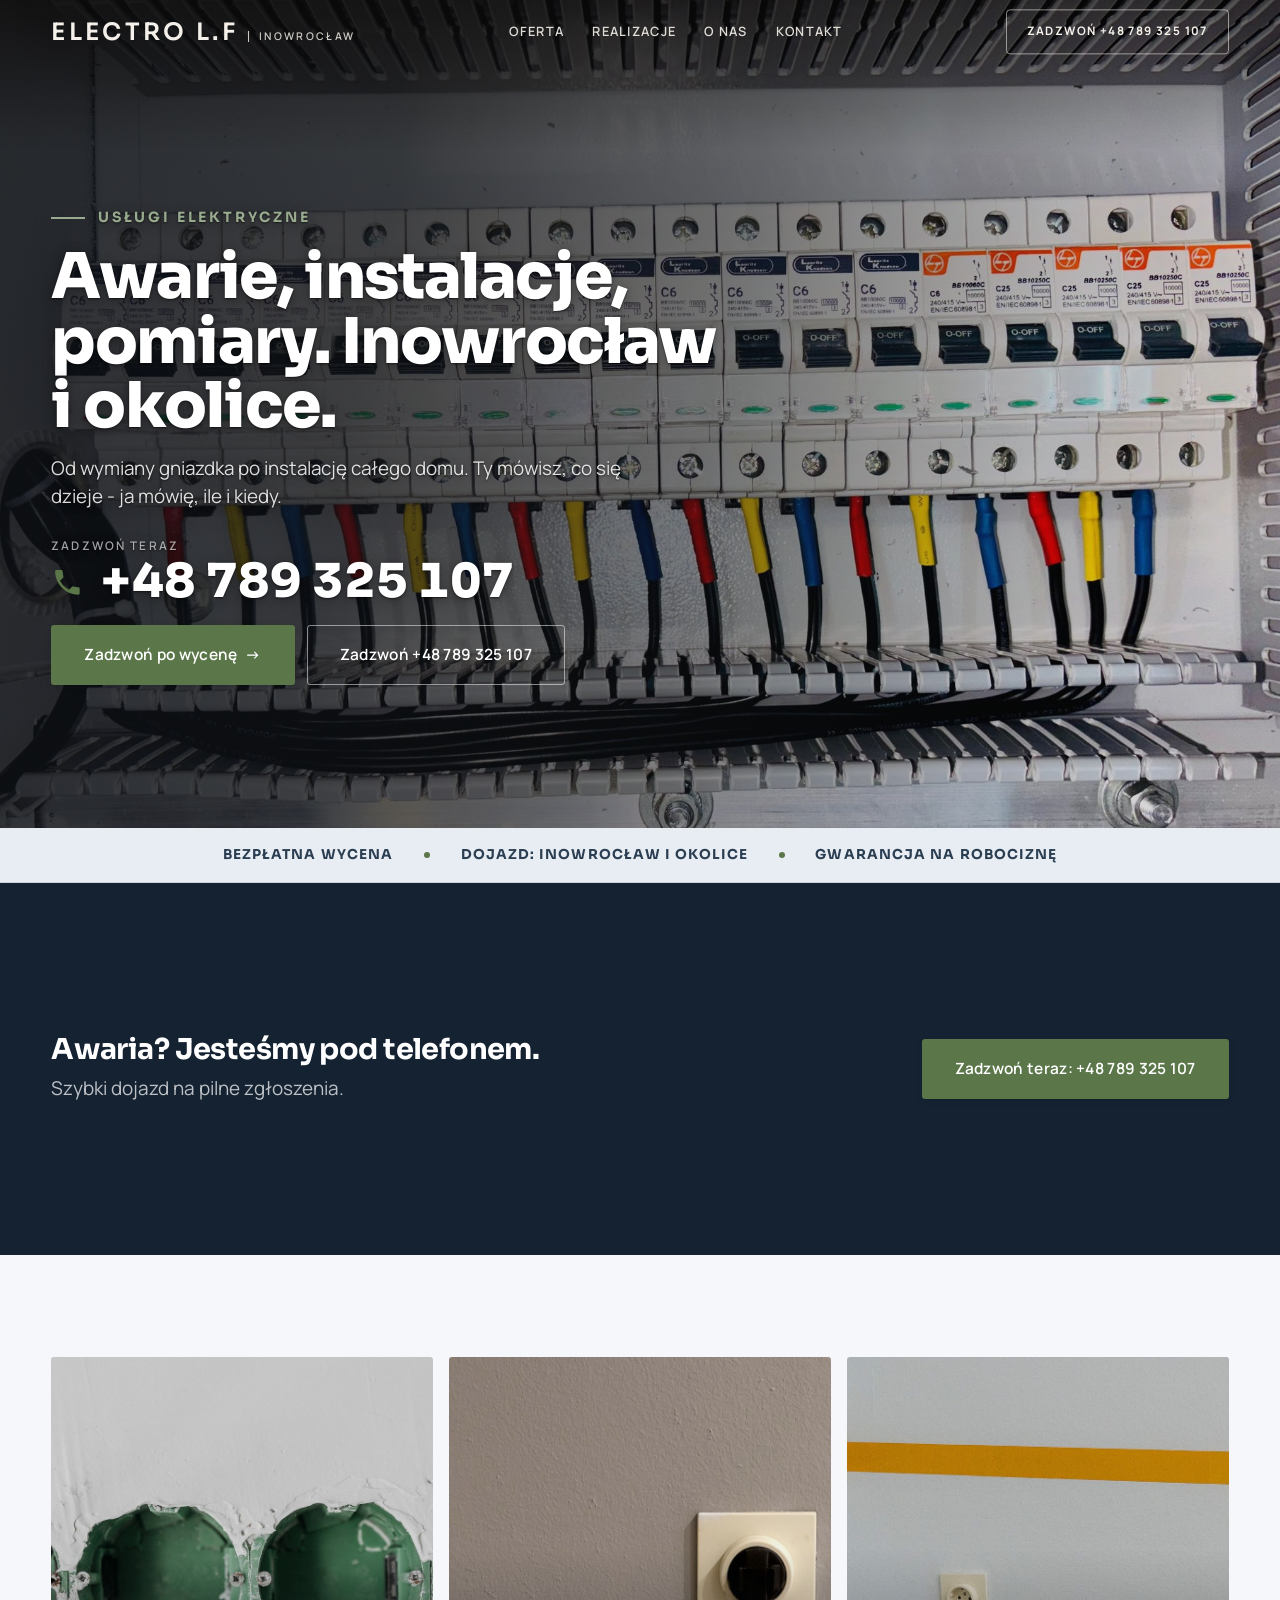
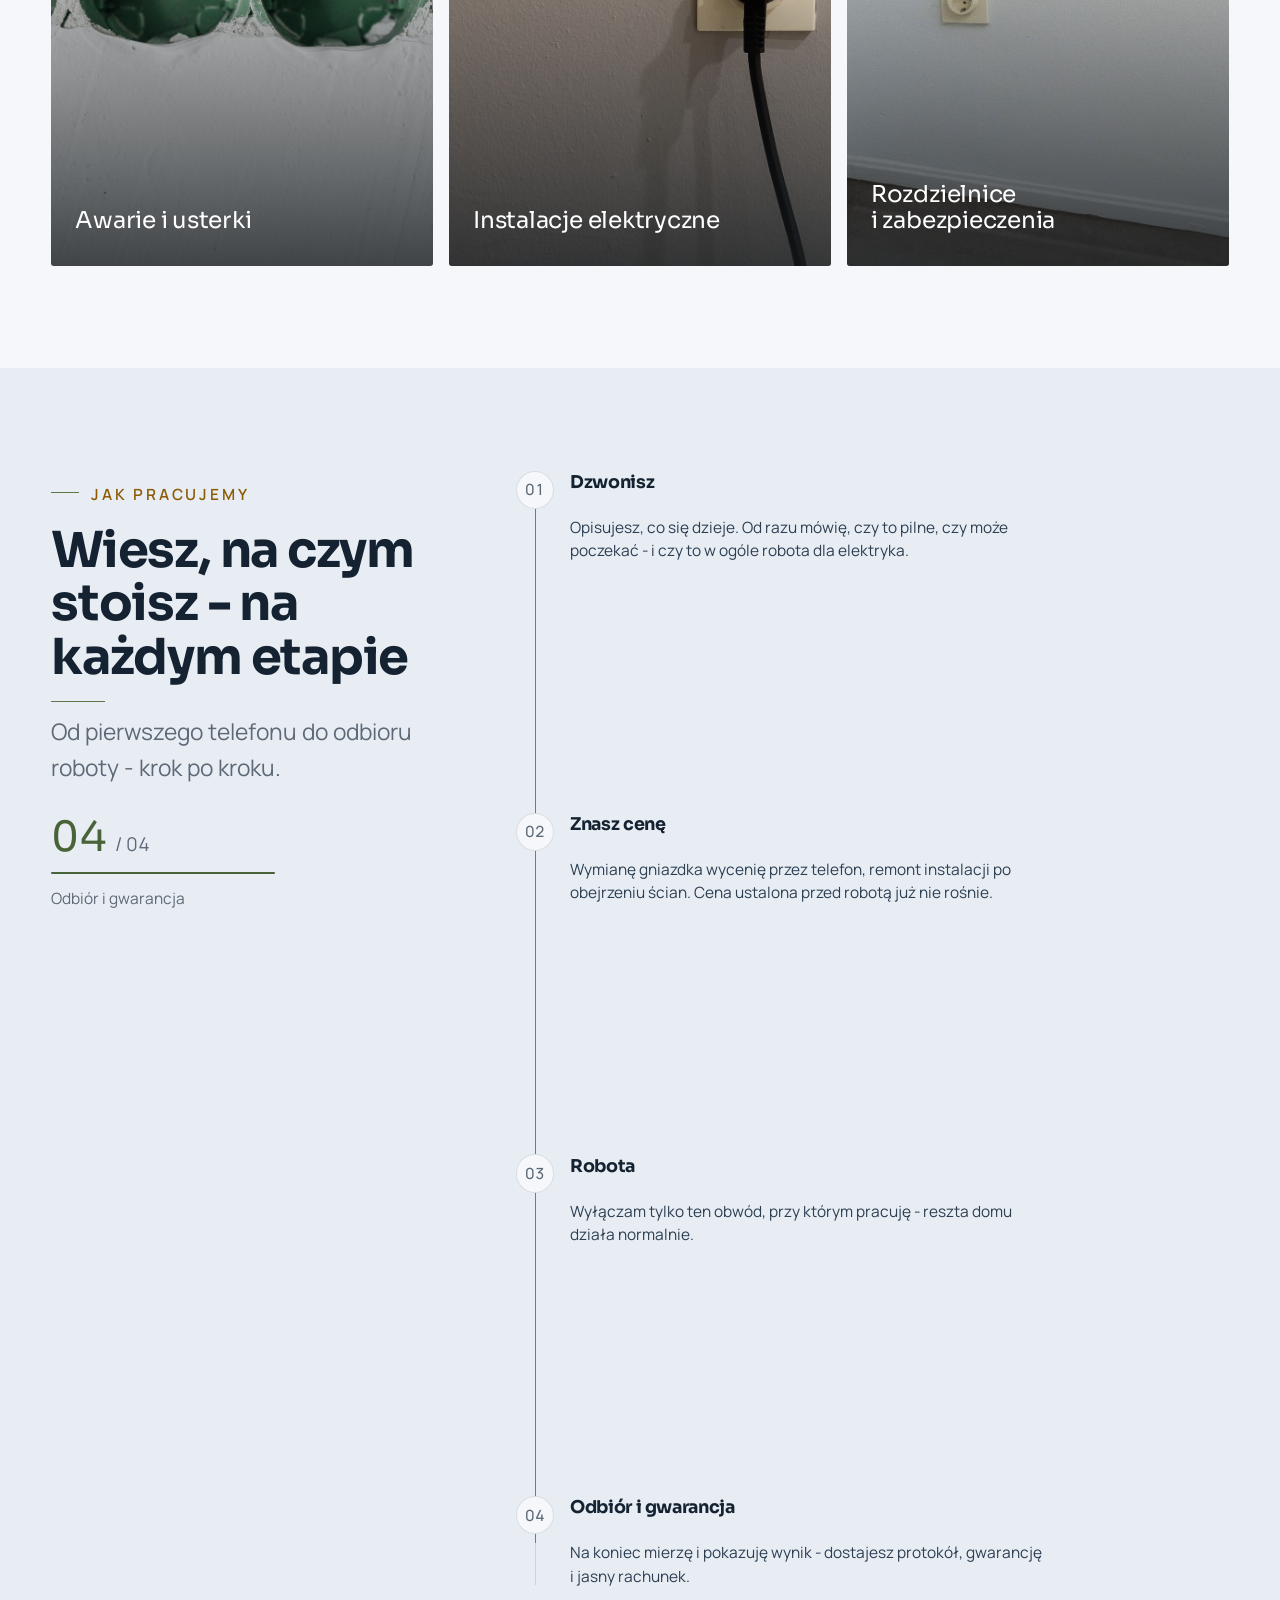
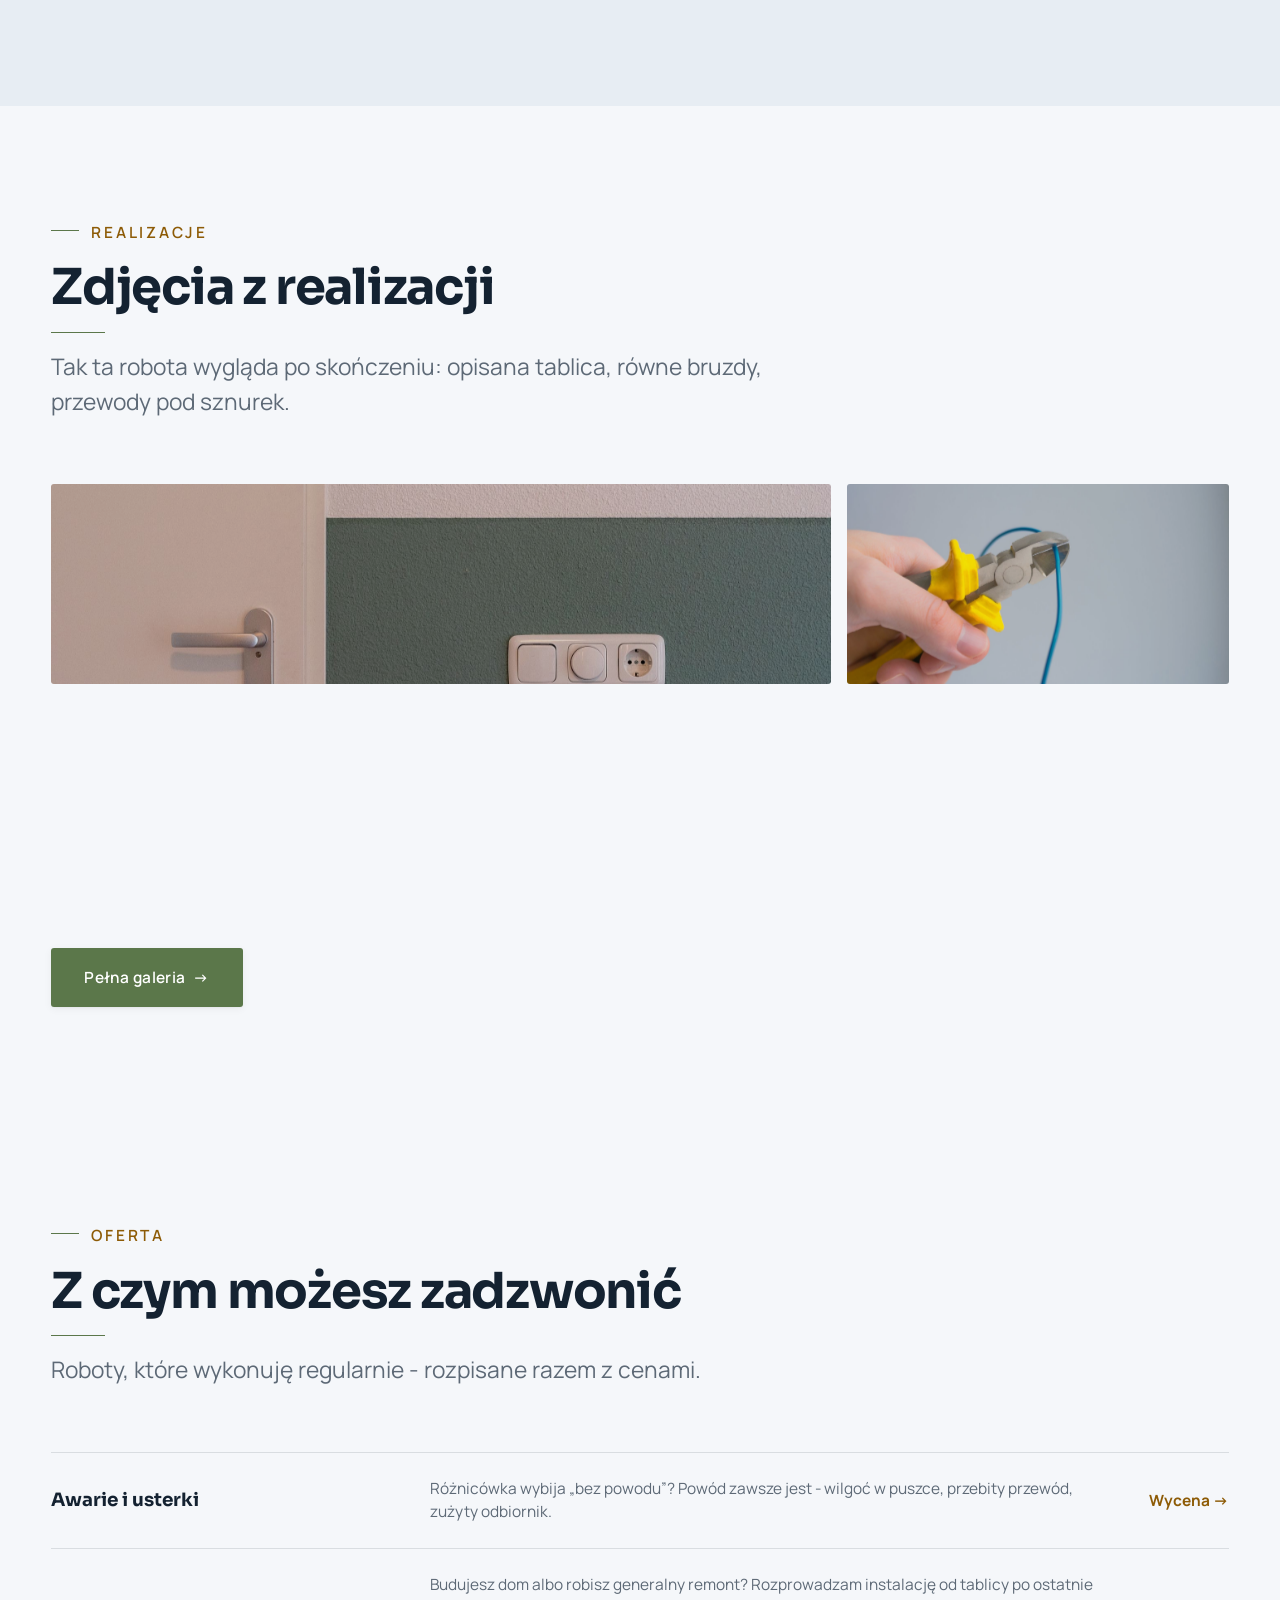
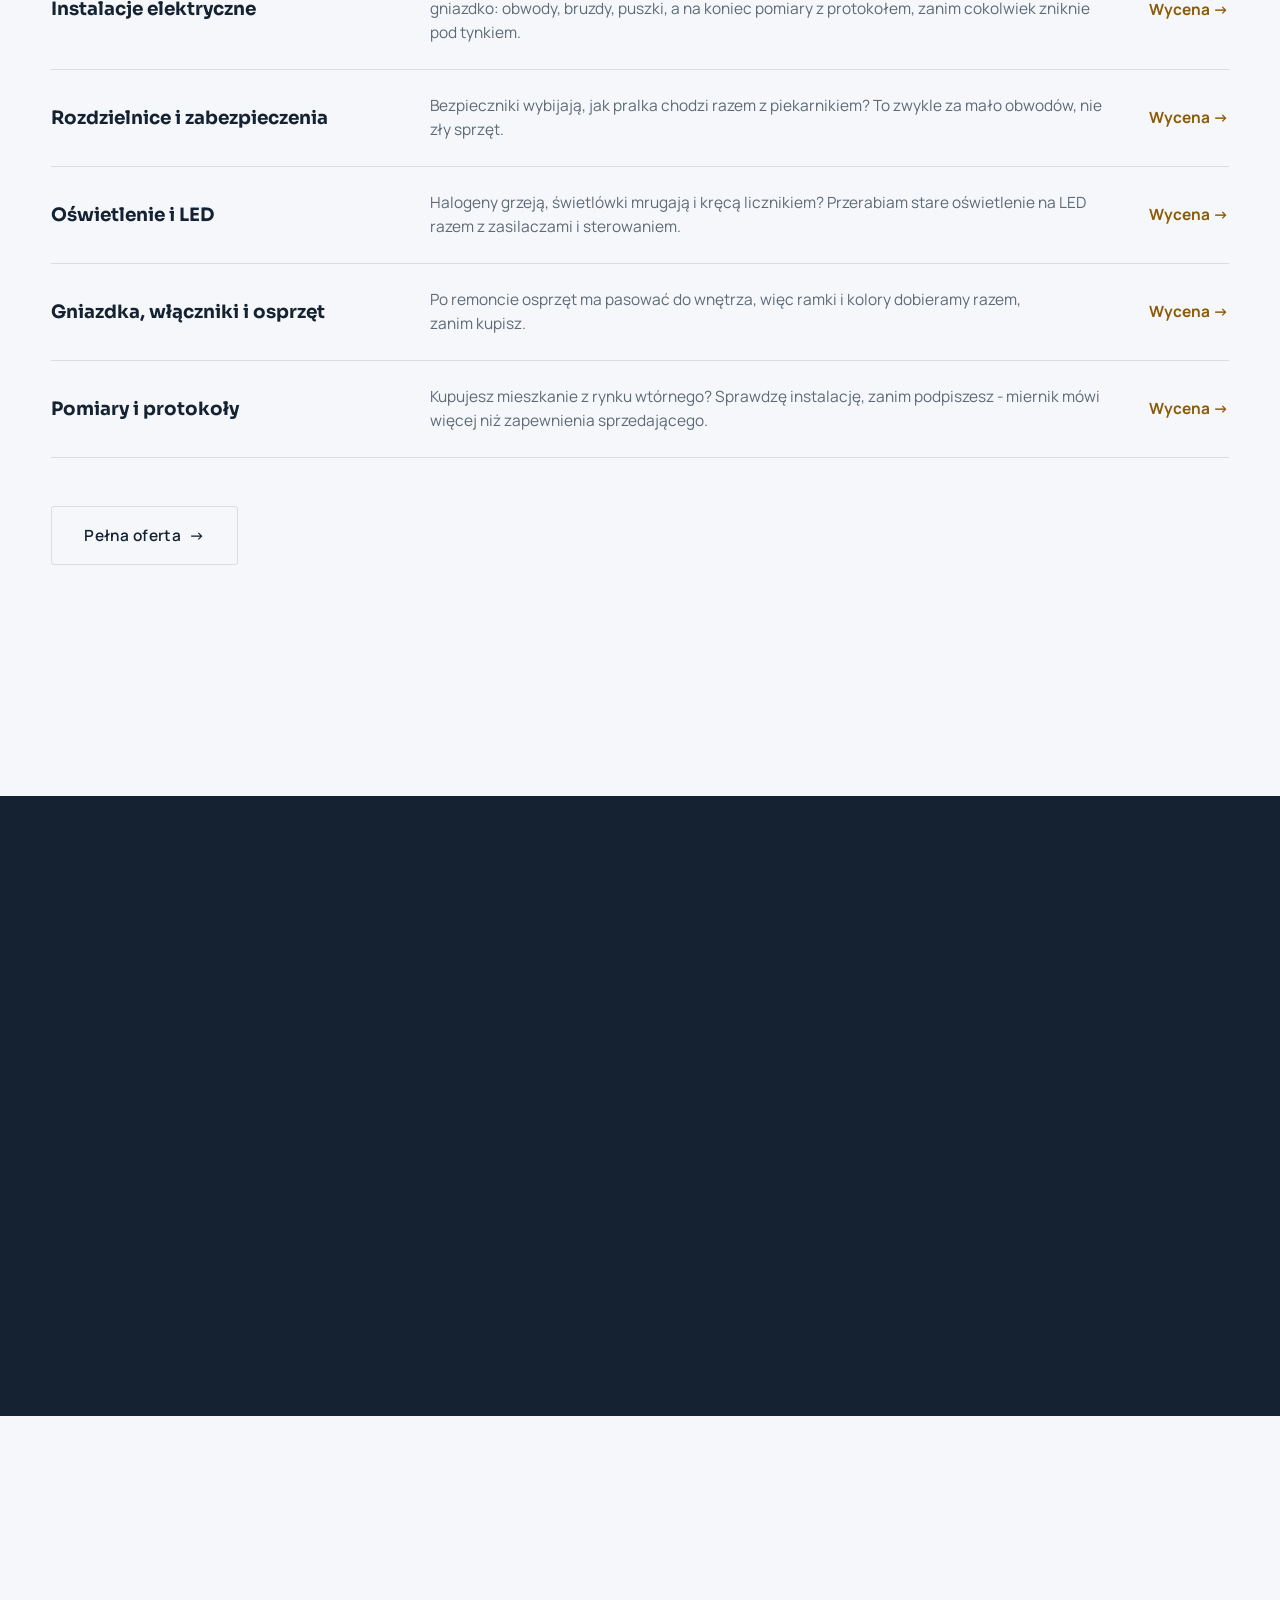
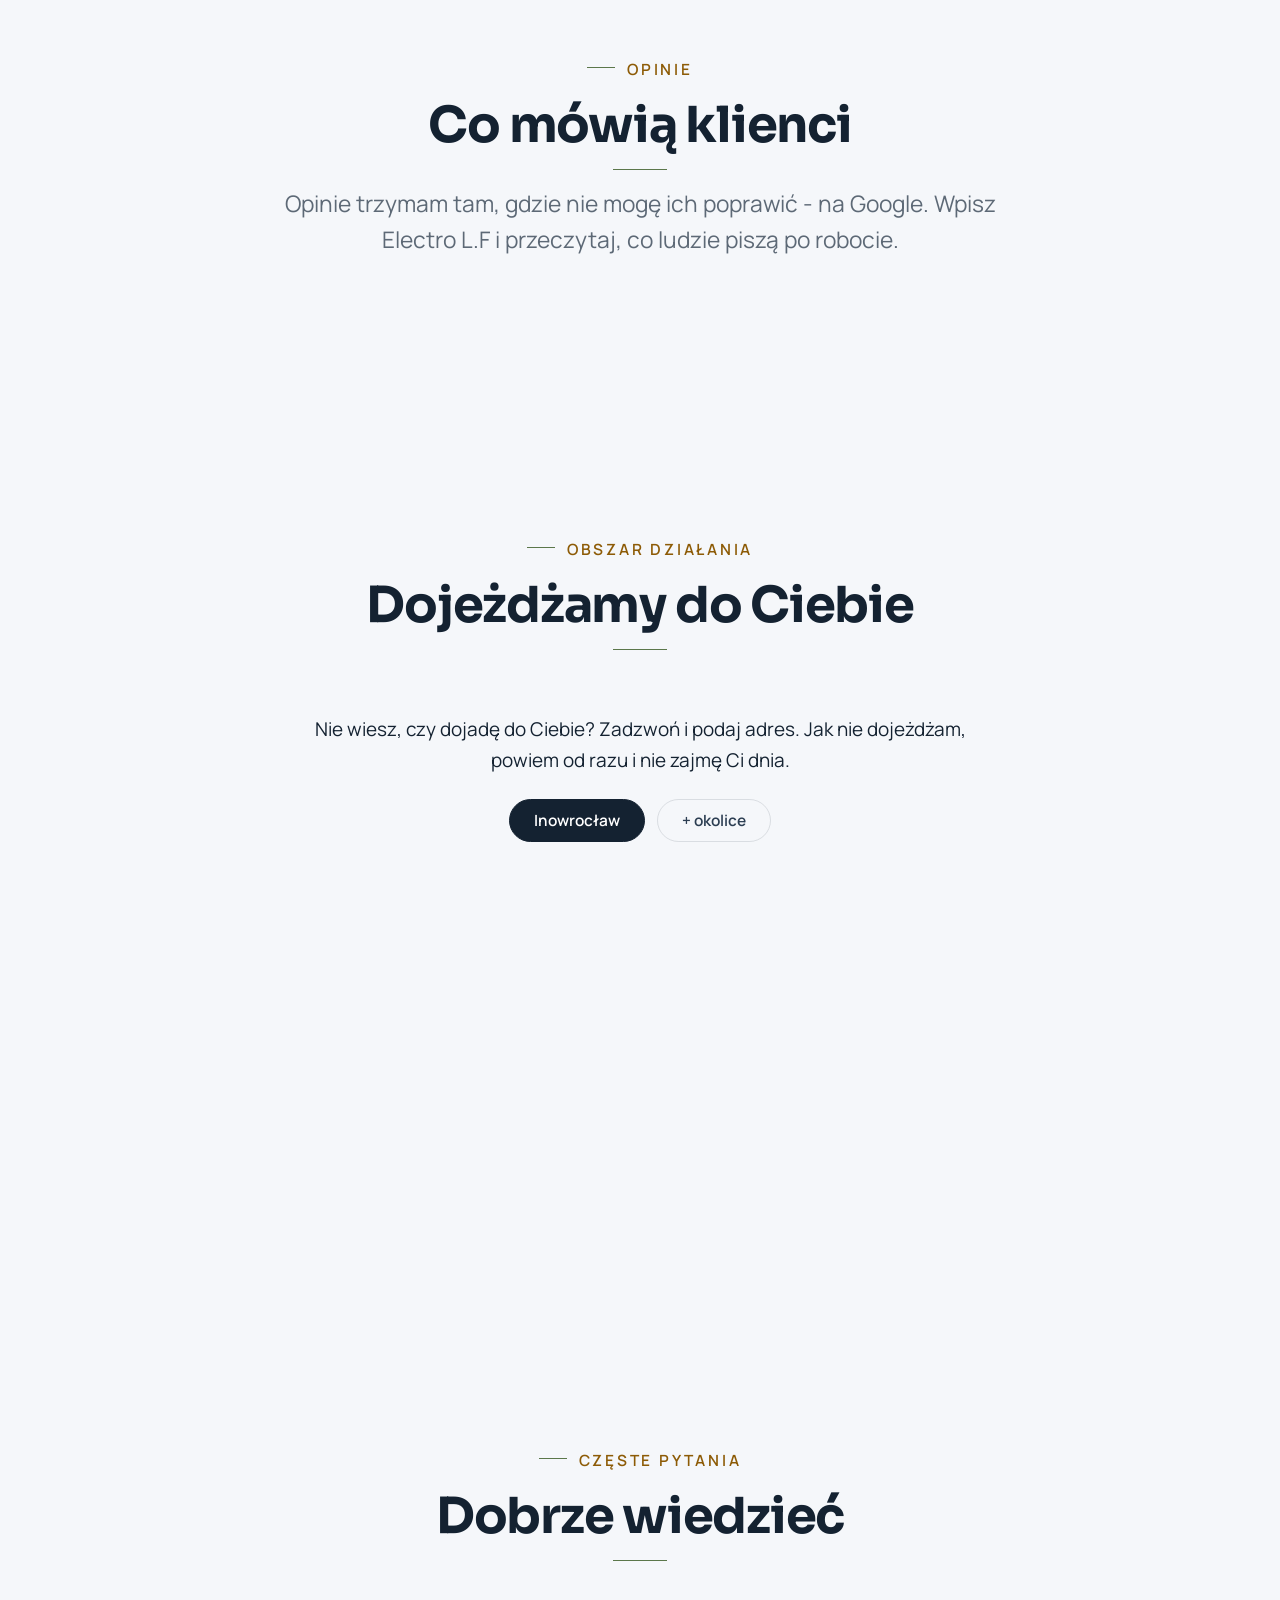
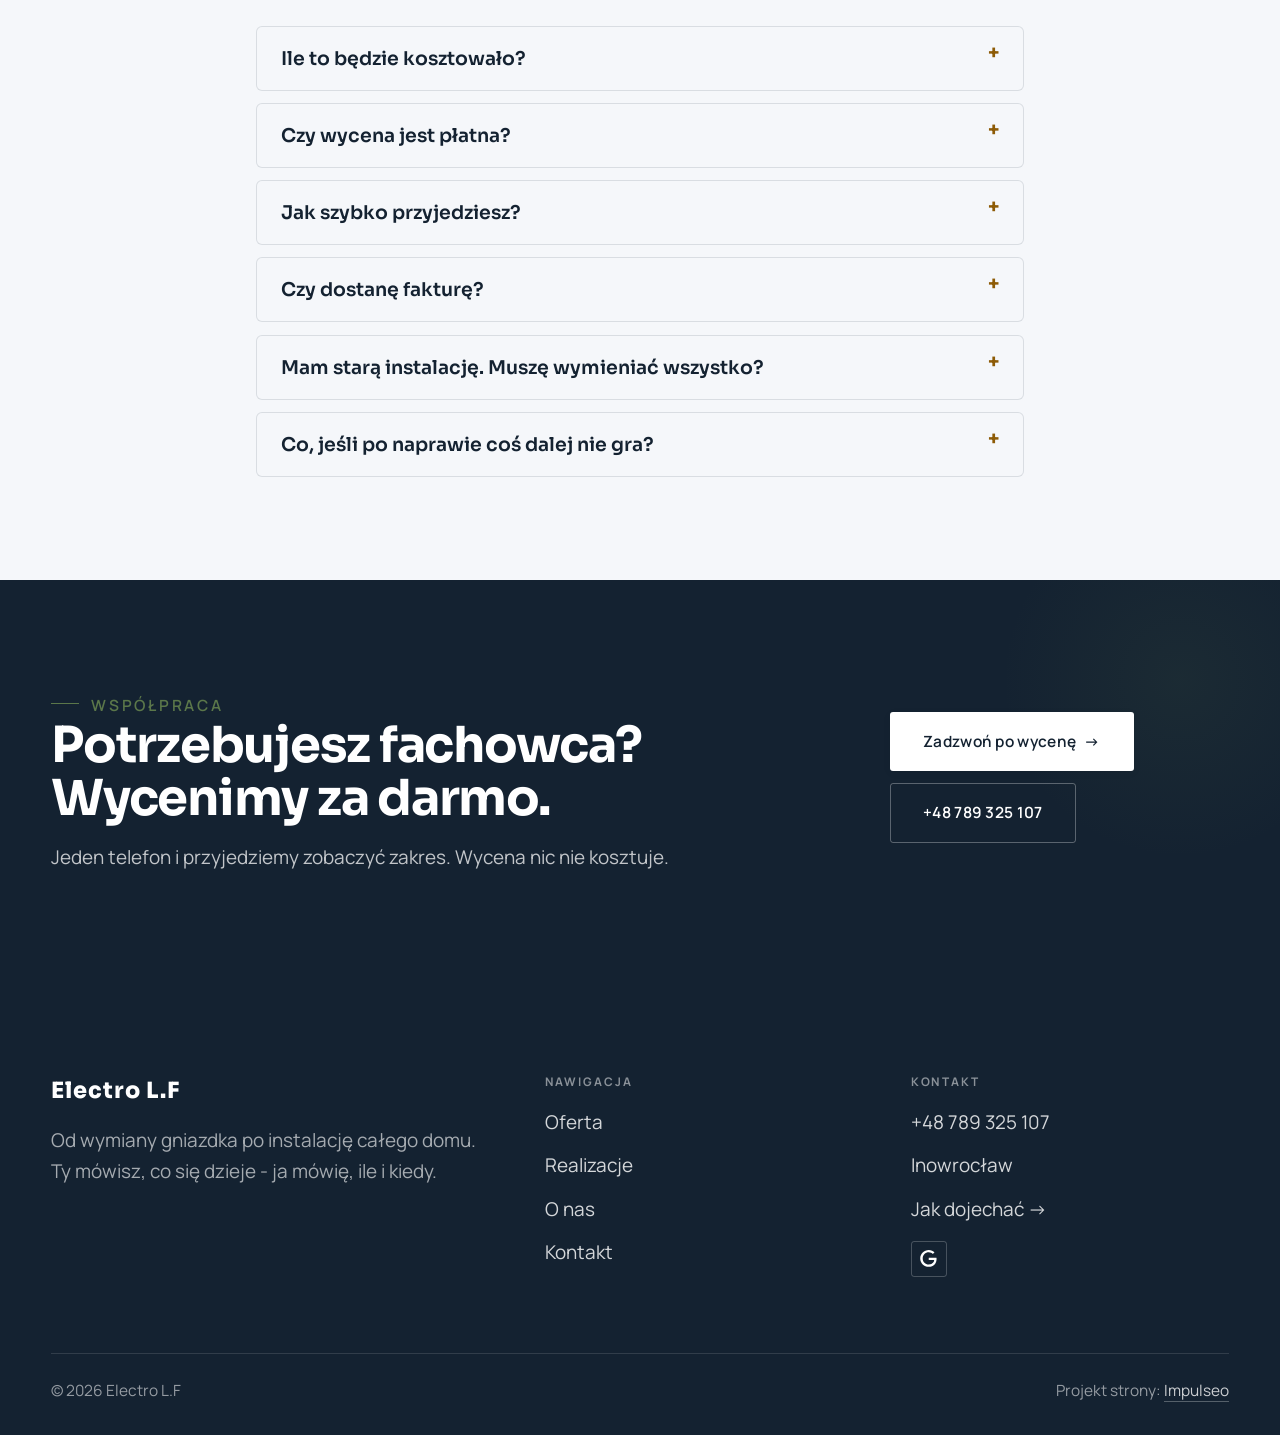
<file: index.html>
<!DOCTYPE html>
<html lang="pl">
<head>
<meta charset="UTF-8">
<meta name="viewport" content="width=device-width, initial-scale=1.0">
<title>Electro L.F - elektryk z dojazdem</title>
<meta name="description" content="Elektryk w Inowrocławiu z dojazdem. Awarie, instalacje, rozdzielnice, oświetlenie, pomiary z protokołem. Cenę znasz przed robotą. Zadzwoń: +48 789 325 107.">
<link rel="canonical" href="https://kris20032.github.io/electro-l-f/">
<meta name="robots" content="noindex, nofollow">
<meta property="og:type" content="website">
<meta property="og:locale" content="pl_PL">
<meta property="og:site_name" content="Electro L.F">
<meta property="og:title" content="Electro L.F - elektryk z dojazdem">
<meta property="og:description" content="Elektryk w Inowrocławiu z dojazdem. Awarie, instalacje, rozdzielnice, oświetlenie, pomiary z protokołem. Cenę znasz przed robotą. Zadzwoń: +48 789 325 107.">
<meta property="og:url" content="https://kris20032.github.io/electro-l-f/">
<meta property="og:image" content="https://kris20032.github.io/electro-l-f/img/og.jpg">
<meta property="og:image:width" content="1200">
<meta property="og:image:height" content="630">
<meta name="twitter:card" content="summary_large_image">
<script type="application/ld+json">{"@context": "https://schema.org", "@type": "Electrician", "name": "Electro L.F", "url": "https://kris20032.github.io/electro-l-f/", "telephone": "+48789325107", "image": "https://kris20032.github.io/electro-l-f/img/og.jpg", "areaServed": "Inowrocław", "sameAs": ["https://www.google.com/maps/place/Electro+L.F/@52.9289261,18.3081981,10z/data=!3m1!4b1!4m6!3m5!1s0x674ecc5730bfa7f3:0xfc3d415243707f5e!8m2!3d52.928926!4d18.3081981!16s%2Fg%2F11mlyd7qxl"]}</script>
<link rel="preconnect" href="https://fonts.googleapis.com">
<link rel="preconnect" href="https://fonts.gstatic.com" crossorigin>
<link href="https://fonts.googleapis.com/css2?family=Sora:wght@600;700;800&family=Manrope:wght@400;500;600&display=swap" rel="stylesheet">
<link rel="stylesheet" href="assets/styles.css?v=a4467c11">
</head>
<body>

<header class="nav">
  <div class="wrap nav-inner">
    <a class="brand" href="index.html"><span class="name">Electro L.F</span><span class="sub">Inowrocław</span></a>
    <nav class="nav-links">
      <a href="oferta.html">Oferta</a>
      <a href="realizacje.html">Realizacje</a>
      <a href="o-nas.html">O nas</a>
      <a href="kontakt.html">Kontakt</a>
      <a href="tel:+48789325107" class="btn btn-accent">Zadzwoń +48 789 325 107</a>
    </nav>
    <button class="nav-toggle" aria-label="Menu"><span></span><span></span><span></span></button>
  </div>
</header>

<main>
<section class="hero-fach">
  <img class="hf-photo" src="img/hero.jpg" fetchpriority="high" data-rotate="img/g15.jpg|img/g14.jpg" alt="Electro L.F" width="1880" height="1251">
  <div class="hf-panel">
    <div class="hf-inner">
      <span class="hf-kicker">Usługi elektryczne</span>
      <h1 class="hf-title">Awarie, instalacje, pomiary. Inowrocław i okolice. <em></em></h1>
      <p class="hf-lead">Od wymiany gniazdka po instalację całego domu. Ty mówisz, co się dzieje - ja mówię, ile i kiedy.</p>
      <a class="hf-phone" href="tel:+48789325107"><span class="hf-phone-lab">Zadzwoń teraz</span><span class="hf-phone-num"><svg class="ico-tel" width="16" height="16" viewBox="0 0 24 24" fill="none" aria-hidden="true"><path d="M6.6 10.8a15.5 15.5 0 0 0 6.6 6.6l2.2-2.2a1 1 0 0 1 1-.24 11.4 11.4 0 0 0 3.6.58 1 1 0 0 1 1 1V20a1 1 0 0 1-1 1A17 17 0 0 1 3 4a1 1 0 0 1 1-1h3.5a1 1 0 0 1 1 1c0 1.25.2 2.46.58 3.6a1 1 0 0 1-.25 1l-2.23 2.2Z" fill="currentColor"/></svg> +48 789 325 107</span></a>
      <div class="hf-actions">
        <a href="kontakt.html" class="btn btn-accent">Zadzwoń po wycenę <span class="arr">→</span></a>
        <a href="tel:+48789325107" class="btn btn-ghost hf-ghost">Zadzwoń +48 789 325 107</a>
      </div>
    </div>
  </div>
</section>
<section class="fach-promise">
  <div class="wrap">
    <ul class="fp-row reveal"><li>Bezpłatna wycena</li><li>Dojazd: Inowrocław i okolice</li><li>Gwarancja na robociznę</li></ul>
  </div>
</section>
<section class="awaria">
  <div class="wrap">
      <div class="reveal">
        <h3>Awaria? Jesteśmy pod telefonem.</h3>
        <p>Szybki dojazd na pilne zgłoszenia.</p>
      </div>
      <a class="btn btn-accent" href="tel:+48789325107">Zadzwoń teraz: +48 789 325 107</a>
  </div>
</section>
<section class="gateways-band">
  <div class="wrap">
    <div class="gateways">
      <a href="oferta.html" class="gateway reveal"><img src="img/g1.jpg" alt="Awarie i usterki" loading="lazy" width="1880" height="1255" decoding="async"><span class="g-ttl">Awarie i usterki</span></a>
      <a href="oferta.html" class="gateway reveal"><img src="img/g2.jpg" alt="Instalacje elektryczne" loading="lazy" width="1880" height="1255" decoding="async"><span class="g-ttl">Instalacje elektryczne</span></a>
      <a href="oferta.html" class="gateway reveal"><img src="img/g3.jpg" alt="Rozdzielnice i zabezpieczenia" loading="lazy" width="1880" height="1255" decoding="async"><span class="g-ttl">Rozdzielnice i zabezpieczenia</span></a>
    </div>
  </div>
</section>
<section class="proces proces-os fachowcy">
  <div class="wrap proc-grid">
    <div class="proc-side">
      <div class="head reveal">
        <span class="eyebrow">Jak pracujemy</span>
        <h2>Wiesz, na czym stoisz - na każdym etapie</h2>
        <p>Od pierwszego telefonu do odbioru roboty - krok po kroku.</p>
      </div>
      <div class="proc-count" aria-hidden="true"><span class="pc-cur">01</span><span class="pc-all">/ 04</span></div>
      <div class="proc-bar" aria-hidden="true"><i></i></div>
      <p class="proc-now" aria-hidden="true">Dzwonisz</p>
    </div>
    <ol class="proces-line">
      <li class="reveal"><span class="pno">01</span><h3>Dzwonisz</h3><p>Opisujesz, co się dzieje. Od razu mówię, czy to pilne, czy może poczekać - i czy to w ogóle robota dla elektryka.</p></li>
      <li class="reveal"><span class="pno">02</span><h3>Znasz cenę</h3><p>Wymianę gniazdka wycenię przez telefon, remont instalacji po obejrzeniu ścian. Cena ustalona przed robotą już nie rośnie.</p></li>
      <li class="reveal"><span class="pno">03</span><h3>Robota</h3><p>Wyłączam tylko ten obwód, przy którym pracuję - reszta domu działa normalnie.</p></li>
      <li class="reveal"><span class="pno">04</span><h3>Odbiór i gwarancja</h3><p>Na koniec mierzę i pokazuję wynik - dostajesz protokół, gwarancję i jasny rachunek.</p></li>
    </ol>
  </div>
</section>
<section>
  <div class="wrap">
    <div class="head reveal">
      <span class="eyebrow">Realizacje</span>
      <h2>Zdjęcia z realizacji</h2>
      <p>Tak ta robota wygląda po skończeniu: opisana tablica, równe bruzdy, przewody pod sznurek.</p>
    </div>
    <div class="gallery">
      <div class="tile t-two3 reveal"><img src="img/g4.jpg" alt="Electro L.F" loading="lazy" width="1880" height="1255" decoding="async"></div>
      <div class="tile t-third reveal"><img src="img/g5.jpg" alt="Electro L.F" loading="lazy" width="1880" height="1253" decoding="async"></div>
      <div class="tile t-third reveal"><img src="img/g6.jpg" alt="Electro L.F" loading="lazy" width="1731" height="1300" decoding="async"></div>
      <div class="tile t-third reveal"><img src="img/g7.jpg" alt="Electro L.F" loading="lazy" width="1880" height="1253" decoding="async"></div>
      <div class="tile t-third reveal"><img src="img/g8.jpg" alt="Electro L.F" loading="lazy" width="1880" height="1357" decoding="async"></div>
    </div>
    <div style="margin-top:var(--space-7)" class="reveal"><a href="realizacje.html" class="btn btn-accent">Pełna galeria <span class="arr">→</span></a></div>
  </div>
</section>
<section class="fach-uslugi">
  <div class="wrap">
    <div class="head reveal">
      <span class="eyebrow">Oferta</span>
      <h2>Z czym możesz zadzwonić</h2>
      <p>Roboty, które wykonuję regularnie - rozpisane razem z cenami.</p>
    </div>
    <ul class="fu-list">
      <li class="fu-row reveal"><div class="fu-name">Awarie i usterki</div><div class="fu-desc">Różnicówka wybija „bez powodu”? Powód zawsze jest - wilgoć w puszce, przebity przewód, zużyty odbiornik.</div><a class="fu-cta" href="kontakt.html">Wycena <span class="arr">→</span></a></li>
      <li class="fu-row reveal"><div class="fu-name">Instalacje elektryczne</div><div class="fu-desc">Budujesz dom albo robisz generalny remont? Rozprowadzam instalację od tablicy po ostatnie gniazdko: obwody, bruzdy, puszki, a na koniec pomiary z protokołem, zanim cokolwiek zniknie pod tynkiem.</div><a class="fu-cta" href="kontakt.html">Wycena <span class="arr">→</span></a></li>
      <li class="fu-row reveal"><div class="fu-name">Rozdzielnice i zabezpieczenia</div><div class="fu-desc">Bezpieczniki wybijają, jak pralka chodzi razem z piekarnikiem? To zwykle za mało obwodów, nie zły sprzęt.</div><a class="fu-cta" href="kontakt.html">Wycena <span class="arr">→</span></a></li>
      <li class="fu-row reveal"><div class="fu-name">Oświetlenie i LED</div><div class="fu-desc">Halogeny grzeją, świetlówki mrugają i kręcą licznikiem? Przerabiam stare oświetlenie na LED razem z zasilaczami i sterowaniem.</div><a class="fu-cta" href="kontakt.html">Wycena <span class="arr">→</span></a></li>
      <li class="fu-row reveal"><div class="fu-name">Gniazdka, włączniki i osprzęt</div><div class="fu-desc">Po remoncie osprzęt ma pasować do wnętrza, więc ramki i kolory dobieramy razem, zanim kupisz.</div><a class="fu-cta" href="kontakt.html">Wycena <span class="arr">→</span></a></li>
      <li class="fu-row reveal"><div class="fu-name">Pomiary i protokoły</div><div class="fu-desc">Kupujesz mieszkanie z rynku wtórnego? Sprawdzę instalację, zanim podpiszesz - miernik mówi więcej niż zapewnienia sprzedającego.</div><a class="fu-cta" href="kontakt.html">Wycena <span class="arr">→</span></a></li>
    </ul>
    <div style="margin-top:var(--space-7)" class="reveal"><a href="oferta.html" class="btn btn-ghost">Pełna oferta <span class="arr">→</span></a></div>
  </div>
</section>
<section class="stopklatka" aria-hidden="true">
  <div class="stk-bg" style="background-image:url(img/g9.jpg)"></div>
</section>
<section class="opinie op-fallback">
  <div class="wrap">
    <div class="head center reveal">
      <span class="eyebrow">Opinie</span>
      <h2>Co mówią klienci</h2>
      <p>Opinie trzymam tam, gdzie nie mogę ich poprawić - na Google. Wpisz Electro L.F i przeczytaj, co ludzie piszą po robocie.</p>
    </div>
  </div>
</section>
<section class="obszar">
  <div class="wrap">
    <div class="head center reveal">
      <span class="eyebrow">Obszar działania</span>
      <h2>Dojeżdżamy do Ciebie</h2>
    </div>
    <p class="obszar-txt reveal" style="text-align:center;max-width:60ch;margin:0 auto 1.4rem">Nie wiesz, czy dojadę do Ciebie? Zadzwoń i podaj adres. Jak nie dojeżdżam, powiem od razu i nie zajmę Ci dnia.</p>
    <ul class="obszar-list reveal"><li class="is-home">Inowrocław</li><li>+ okolice</li></ul>
    <div class="obszar-mapa reveal" style="margin-top:var(--space-7)">
      <iframe title="Obszar działania - Inowrocław i okolice" src="https://maps.google.com/maps?q=Electro%20L.F%20Inowroc%C5%82aw&amp;z=11&amp;output=embed" loading="lazy" referrerpolicy="no-referrer-when-downgrade" style="width:100%;height:clamp(280px,38vh,420px);border:0;display:block;border-radius:var(--r-md)"></iframe>
    </div>
  </div>
</section>
<section class="faq-klinika">
  <div class="wrap">
    <div class="head center reveal">
      <span class="eyebrow">Częste pytania</span>
      <h2>Dobrze wiedzieć</h2>
    </div>
    <div class="faq-list">
      <details class="faq-item reveal"><summary>Ile to będzie kosztowało?</summary><p>Zależy, co się dzieje - dlatego wypytuję przez telefon i od razu podaję widełki. Ostateczną cenę ustalamy przy oględzinach, zanim zacznę.</p></details>
      <details class="faq-item reveal"><summary>Czy wycena jest płatna?</summary><p>Nie. Przyjazd i wycena w Inowrocławiu i najbliższej okolicy są bezpłatne - płacisz dopiero za umówioną robotę.</p></details>
      <details class="faq-item reveal"><summary>Jak szybko przyjedziesz?</summary><p>Brak prądu w całym domu to pilny wyjazd - przestawiam grafik. Dołożenie gniazdka spokojnie poczeka na umówiony termin.</p></details>
      <details class="faq-item reveal"><summary>Czy dostanę fakturę?</summary><p>Tak - VAT albo paragon, jak wolisz. Z firmami i wspólnotami rozliczam się przelewem.</p></details>
      <details class="faq-item reveal"><summary>Mam starą instalację. Muszę wymieniać wszystko?</summary><p>Aluminium w ścianach to jeszcze nie wyrok, ale ma swoje lata i lubi luzujące się zaciski. Mówię wprost, co wymienić od razu, a co można zaplanować - z cenami, żebyś mógł rozłożyć to w czasie.</p></details>
      <details class="faq-item reveal"><summary>Co, jeśli po naprawie coś dalej nie gra?</summary><p>Wracam i mierzę jeszcze raz. Moja wina - poprawiam za darmo; wyszło coś nowego - mówię wprost, co i za ile.</p></details>
    </div>
  </div>
</section>
<section class="cta">
  <div class="wrap">
    <div class="reveal">
      <span class="eyebrow">Współpraca</span>
      <h2>Potrzebujesz fachowca? Wycenimy za darmo.</h2>
      <p>Jeden telefon i przyjedziemy zobaczyć zakres. Wycena nic nie kosztuje.</p>
    </div>
    <div class="cta-actions reveal">
      <a href="kontakt.html" class="btn btn-light">Zadzwoń po wycenę <span class="arr">→</span></a>
      <a href="tel:+48789325107" class="btn btn-ghost btn-ghost-cta">+48 789 325 107</a>
    </div>
  </div>
</section>
</main>

<footer>
  <div class="wrap">
    <div class="foot-grid">
      <div class="foot-brand">
        <div class="name">Electro L.F</div>
        <p>Od wymiany gniazdka po instalację całego domu. Ty mówisz, co się dzieje - ja mówię, ile i kiedy.</p>
      </div>
      <div class="foot-col">
        <h4>Nawigacja</h4>
        <a href="oferta.html">Oferta</a>
        <a href="realizacje.html">Realizacje</a>
        <a href="o-nas.html">O nas</a>
        <a href="kontakt.html">Kontakt</a>
      </div>
      <div class="foot-col">
        <h4>Kontakt</h4>
        <a href="tel:+48789325107">+48 789 325 107</a>
        <p>Inowrocław</p>
        <a href="https://www.google.com/maps/place/Electro+L.F/@52.9289261,18.3081981,10z/data=!3m1!4b1!4m6!3m5!1s0x674ecc5730bfa7f3:0xfc3d415243707f5e!8m2!3d52.928926!4d18.3081981!16s%2Fg%2F11mlyd7qxl" target="_blank" rel="noopener">Jak dojechać →</a>
      <div class="foot-soc">
        <a class="soc" href="https://www.google.com/maps/place/Electro+L.F/@52.9289261,18.3081981,10z/data=!3m1!4b1!4m6!3m5!1s0x674ecc5730bfa7f3:0xfc3d415243707f5e!8m2!3d52.928926!4d18.3081981!16s%2Fg%2F11mlyd7qxl" target="_blank" rel="noopener" aria-label="Google - Electro L.F"><svg viewBox="0 0 24 24" aria-hidden="true" focusable="false"><path d="M12.48 10.92v3.28h7.84c-.24 1.84-.853 3.187-1.787 4.133-1.147 1.147-2.933 2.4-6.053 2.4-4.827 0-8.6-3.893-8.6-8.72s3.773-8.72 8.6-8.72c2.6 0 4.507 1.027 5.907 2.347l2.307-2.307C18.747 1.44 16.133 0 12.48 0 5.867 0 .307 5.387.307 12s5.56 12 12.173 12c3.573 0 6.267-1.173 8.373-3.36 2.16-2.16 2.84-5.213 2.84-7.667 0-.76-.053-1.467-.173-2.053H12.48z" fill="currentColor"/></svg></a>
      </div>
      </div>
    </div>
    <div class="foot-bot">
      <span>© 2026 Electro L.F</span>
      <span>Projekt strony: <a class="foot-credit" href="https://impulseo.pl" target="_blank" rel="noopener">Impulseo</a></span>
    </div>
  </div>
</footer>
<div class="sticky-call"><a class="sc-call" href="tel:+48789325107"><svg class="ico-tel" width="16" height="16" viewBox="0 0 24 24" fill="none" aria-hidden="true"><path d="M6.6 10.8a15.5 15.5 0 0 0 6.6 6.6l2.2-2.2a1 1 0 0 1 1-.24 11.4 11.4 0 0 0 3.6.58 1 1 0 0 1 1 1V20a1 1 0 0 1-1 1A17 17 0 0 1 3 4a1 1 0 0 1 1-1h3.5a1 1 0 0 1 1 1c0 1.25.2 2.46.58 3.6a1 1 0 0 1-.25 1l-2.23 2.2Z" fill="currentColor"/></svg> Zadzwoń</a><a class="sc-quote" href="kontakt.html">Zadzwoń po wycenę</a></div>
<div class="demo-wazne" data-do="2026-10-26" data-cykl="3" hidden><svg class="dw-ico" width="13" height="13" viewBox="0 0 24 24" fill="none" aria-hidden="true"><circle cx="12" cy="12" r="8.6" stroke="currentColor" stroke-width="1.8"/><path d="M12 7.2V12l3.3 2" stroke="currentColor" stroke-width="1.8" stroke-linecap="round"/></svg><span class="dw-txt"></span></div>

<script src="assets/main.js"></script>
</body>
</html>
</file>
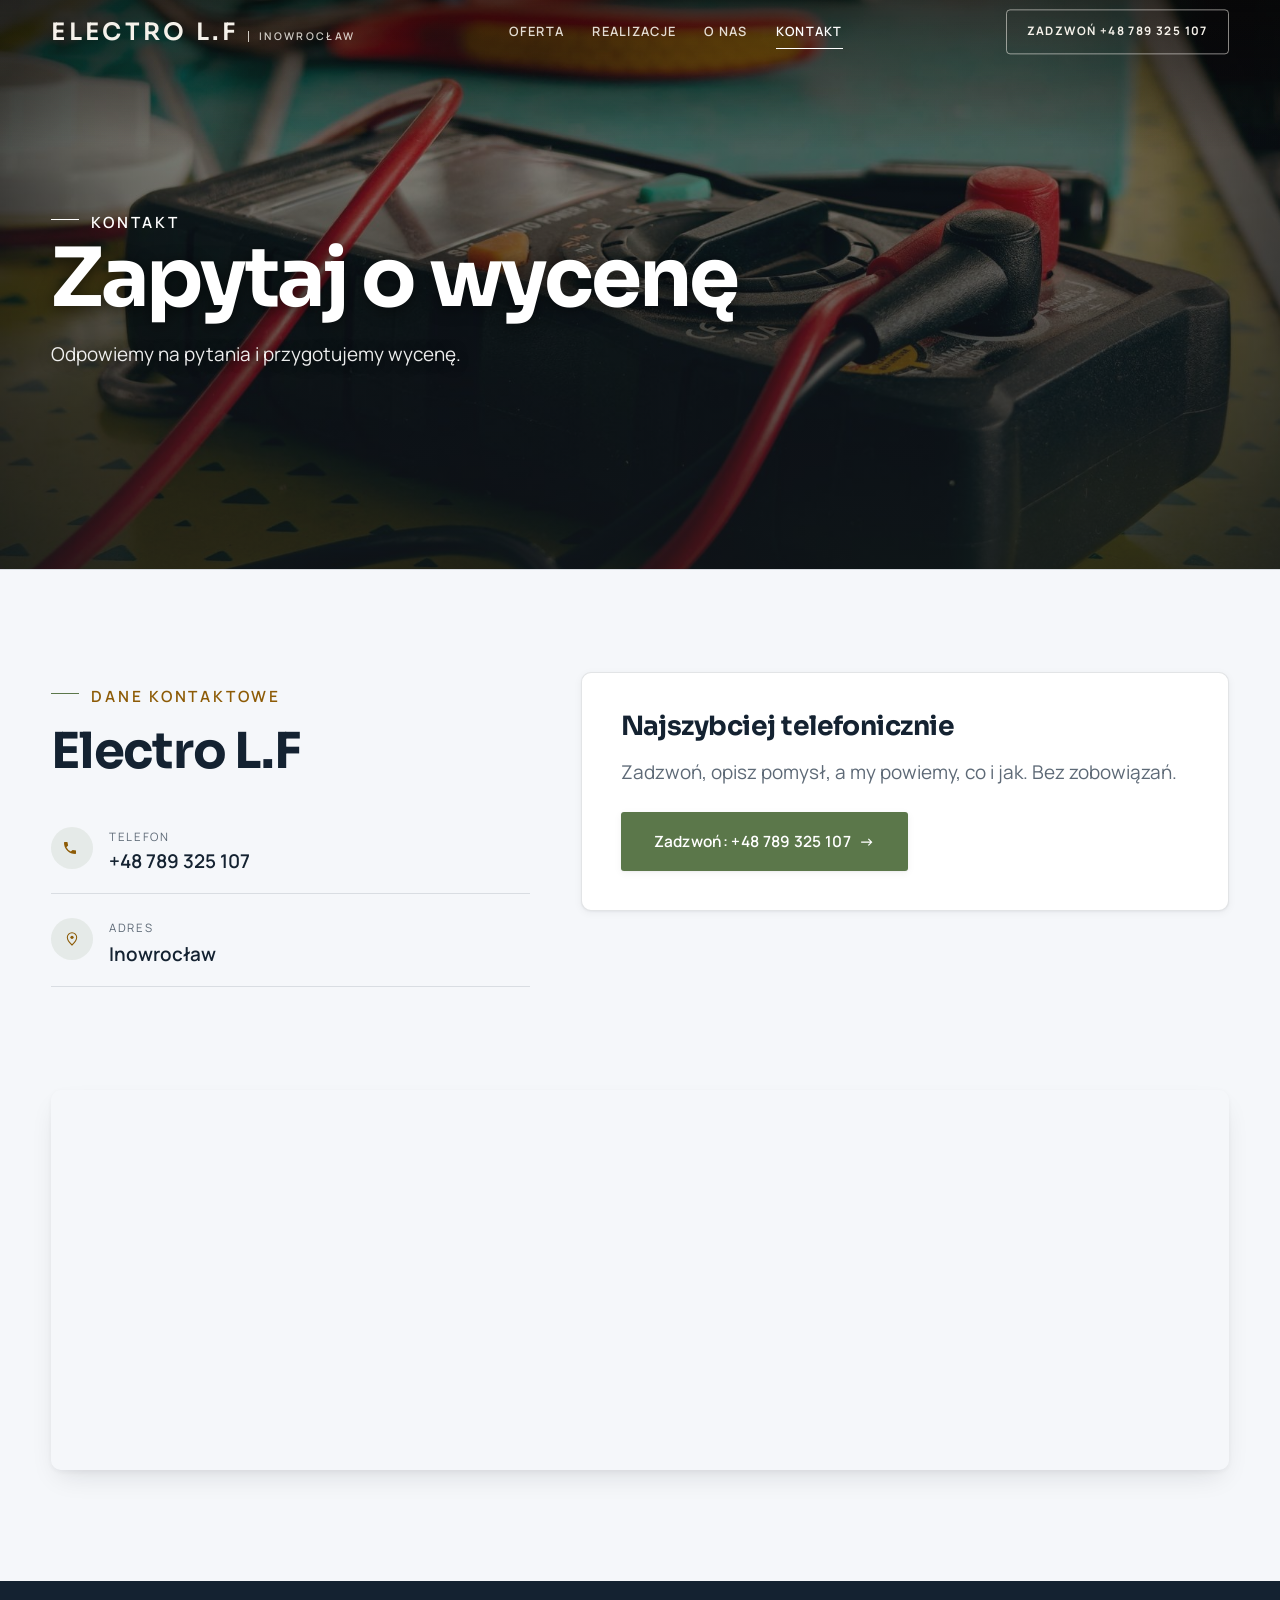
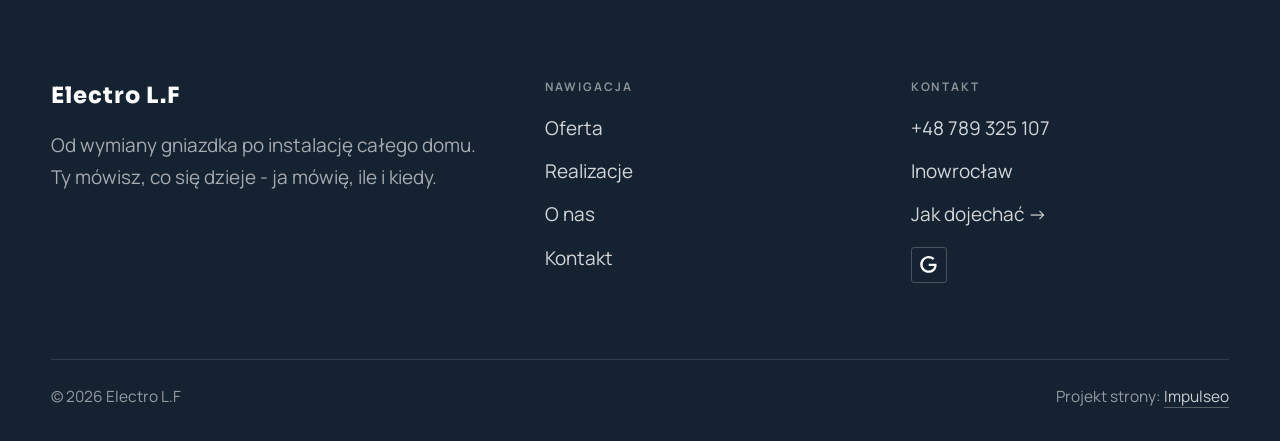
<file: kontakt.html>
<!DOCTYPE html>
<html lang="pl">
<head>
<meta charset="UTF-8">
<meta name="viewport" content="width=device-width, initial-scale=1.0">
<title>Kontakt - Electro L.F</title>
<meta name="description" content="Kontakt Electro L.F - Inowrocław">
<link rel="canonical" href="https://kris20032.github.io/electro-l-f/kontakt.html">
<meta name="robots" content="noindex, nofollow">
<meta property="og:type" content="website">
<meta property="og:locale" content="pl_PL">
<meta property="og:site_name" content="Electro L.F">
<meta property="og:title" content="Kontakt - Electro L.F">
<meta property="og:description" content="Kontakt Electro L.F - Inowrocław">
<meta property="og:url" content="https://kris20032.github.io/electro-l-f/kontakt.html">
<meta property="og:image" content="https://kris20032.github.io/electro-l-f/img/og.jpg">
<meta property="og:image:width" content="1200">
<meta property="og:image:height" content="630">
<meta name="twitter:card" content="summary_large_image">
<link rel="preconnect" href="https://fonts.googleapis.com">
<link rel="preconnect" href="https://fonts.gstatic.com" crossorigin>
<link href="https://fonts.googleapis.com/css2?family=Sora:wght@600;700;800&family=Manrope:wght@400;500;600&display=swap" rel="stylesheet">
<link rel="stylesheet" href="assets/styles.css?v=a4467c11">
</head>
<body>

<header class="nav">
  <div class="wrap nav-inner">
    <a class="brand" href="index.html"><span class="name">Electro L.F</span><span class="sub">Inowrocław</span></a>
    <nav class="nav-links">
      <a href="oferta.html">Oferta</a>
      <a href="realizacje.html">Realizacje</a>
      <a href="o-nas.html">O nas</a>
      <a href="kontakt.html" class="active" aria-current="page">Kontakt</a>
      <a href="tel:+48789325107" class="btn btn-accent">Zadzwoń +48 789 325 107</a>
    </nav>
    <button class="nav-toggle" aria-label="Menu"><span></span><span></span><span></span></button>
  </div>
</header>

<main>
<section class="pagehead">
  <img src="img/g6.jpg" alt="Electro L.F - Zapytaj o wycenę" width="1731" height="1300" decoding="async">
  <div class="wrap">
    <span class="eyebrow">Kontakt</span>
    <h1>Zapytaj o wycenę</h1>
    <p>Odpowiemy na pytania i przygotujemy wycenę.</p>
  </div>
</section>
<section>
  <div class="wrap contact-grid">
    <div class="reveal">
      <span class="eyebrow">Dane kontaktowe</span>
      <h2 style="margin:var(--space-4) 0 var(--space-6)">Electro L.F</h2>
      <div class="info-list">
        <div class="info-row"><div class="ic"><svg class="ico-tel" width="16" height="16" viewBox="0 0 24 24" fill="none" aria-hidden="true"><path d="M6.6 10.8a15.5 15.5 0 0 0 6.6 6.6l2.2-2.2a1 1 0 0 1 1-.24 11.4 11.4 0 0 0 3.6.58 1 1 0 0 1 1 1V20a1 1 0 0 1-1 1A17 17 0 0 1 3 4a1 1 0 0 1 1-1h3.5a1 1 0 0 1 1 1c0 1.25.2 2.46.58 3.6a1 1 0 0 1-.25 1l-2.23 2.2Z" fill="currentColor"/></svg></div><div><div class="lbl">Telefon</div><a class="val" href="tel:+48789325107">+48 789 325 107</a></div></div>
        <div class="info-row"><div class="ic"><svg class="ico-pin" width="16" height="16" viewBox="0 0 24 24" fill="none" aria-hidden="true"><path d="M12 21s7-6.1 7-11.5A7 7 0 0 0 5 9.5C5 14.9 12 21 12 21Z" stroke="currentColor" stroke-width="1.6" fill="none"/><circle cx="12" cy="9.5" r="2.4" fill="currentColor"/></svg></div><div><div class="lbl">Adres</div><div class="val">Inowrocław</div></div></div>
      </div>
    </div>
    <div class="reveal">
      <div class="form">
        <h3 style="margin-bottom:var(--space-4)">Najszybciej telefonicznie</h3>
        <p class="muted" style="margin-bottom:var(--space-5)">Zadzwoń, opisz pomysł, a my powiemy, co i jak. Bez zobowiązań.</p>
        <a href="tel:+48789325107" class="btn btn-accent" style="justify-content:center">Zadzwoń: +48 789 325 107 <span class="arr">→</span></a>
      </div>
    </div>
  </div>
</section>
<section style="padding-top:0">
  <div class="wrap reveal">
    <iframe class="map" title="Electro L.F - Inowrocław" src="https://maps.google.com/maps?q=Electro%20L.F%20Inowroc%C5%82aw&z=15&output=embed" loading="lazy" referrerpolicy="no-referrer-when-downgrade"></iframe>
  </div>
</section>
</main>

<footer>
  <div class="wrap">
    <div class="foot-grid">
      <div class="foot-brand">
        <div class="name">Electro L.F</div>
        <p>Od wymiany gniazdka po instalację całego domu. Ty mówisz, co się dzieje - ja mówię, ile i kiedy.</p>
      </div>
      <div class="foot-col">
        <h4>Nawigacja</h4>
        <a href="oferta.html">Oferta</a>
        <a href="realizacje.html">Realizacje</a>
        <a href="o-nas.html">O nas</a>
        <a href="kontakt.html">Kontakt</a>
      </div>
      <div class="foot-col">
        <h4>Kontakt</h4>
        <a href="tel:+48789325107">+48 789 325 107</a>
        <p>Inowrocław</p>
        <a href="https://www.google.com/maps/place/Electro+L.F/@52.9289261,18.3081981,10z/data=!3m1!4b1!4m6!3m5!1s0x674ecc5730bfa7f3:0xfc3d415243707f5e!8m2!3d52.928926!4d18.3081981!16s%2Fg%2F11mlyd7qxl" target="_blank" rel="noopener">Jak dojechać →</a>
      <div class="foot-soc">
        <a class="soc" href="https://www.google.com/maps/place/Electro+L.F/@52.9289261,18.3081981,10z/data=!3m1!4b1!4m6!3m5!1s0x674ecc5730bfa7f3:0xfc3d415243707f5e!8m2!3d52.928926!4d18.3081981!16s%2Fg%2F11mlyd7qxl" target="_blank" rel="noopener" aria-label="Google - Electro L.F"><svg viewBox="0 0 24 24" aria-hidden="true" focusable="false"><path d="M12.48 10.92v3.28h7.84c-.24 1.84-.853 3.187-1.787 4.133-1.147 1.147-2.933 2.4-6.053 2.4-4.827 0-8.6-3.893-8.6-8.72s3.773-8.72 8.6-8.72c2.6 0 4.507 1.027 5.907 2.347l2.307-2.307C18.747 1.44 16.133 0 12.48 0 5.867 0 .307 5.387.307 12s5.56 12 12.173 12c3.573 0 6.267-1.173 8.373-3.36 2.16-2.16 2.84-5.213 2.84-7.667 0-.76-.053-1.467-.173-2.053H12.48z" fill="currentColor"/></svg></a>
      </div>
      </div>
    </div>
    <div class="foot-bot">
      <span>© 2026 Electro L.F</span>
      <span>Projekt strony: <a class="foot-credit" href="https://impulseo.pl" target="_blank" rel="noopener">Impulseo</a></span>
    </div>
  </div>
</footer>
<div class="sticky-call"><a class="sc-call" href="tel:+48789325107"><svg class="ico-tel" width="16" height="16" viewBox="0 0 24 24" fill="none" aria-hidden="true"><path d="M6.6 10.8a15.5 15.5 0 0 0 6.6 6.6l2.2-2.2a1 1 0 0 1 1-.24 11.4 11.4 0 0 0 3.6.58 1 1 0 0 1 1 1V20a1 1 0 0 1-1 1A17 17 0 0 1 3 4a1 1 0 0 1 1-1h3.5a1 1 0 0 1 1 1c0 1.25.2 2.46.58 3.6a1 1 0 0 1-.25 1l-2.23 2.2Z" fill="currentColor"/></svg> Zadzwoń</a><a class="sc-quote" href="kontakt.html">Zadzwoń po wycenę</a></div>
<div class="demo-wazne" data-do="2026-10-26" data-cykl="3" hidden><svg class="dw-ico" width="13" height="13" viewBox="0 0 24 24" fill="none" aria-hidden="true"><circle cx="12" cy="12" r="8.6" stroke="currentColor" stroke-width="1.8"/><path d="M12 7.2V12l3.3 2" stroke="currentColor" stroke-width="1.8" stroke-linecap="round"/></svg><span class="dw-txt"></span></div>

<script src="assets/main.js"></script>
</body>
</html>
</file>
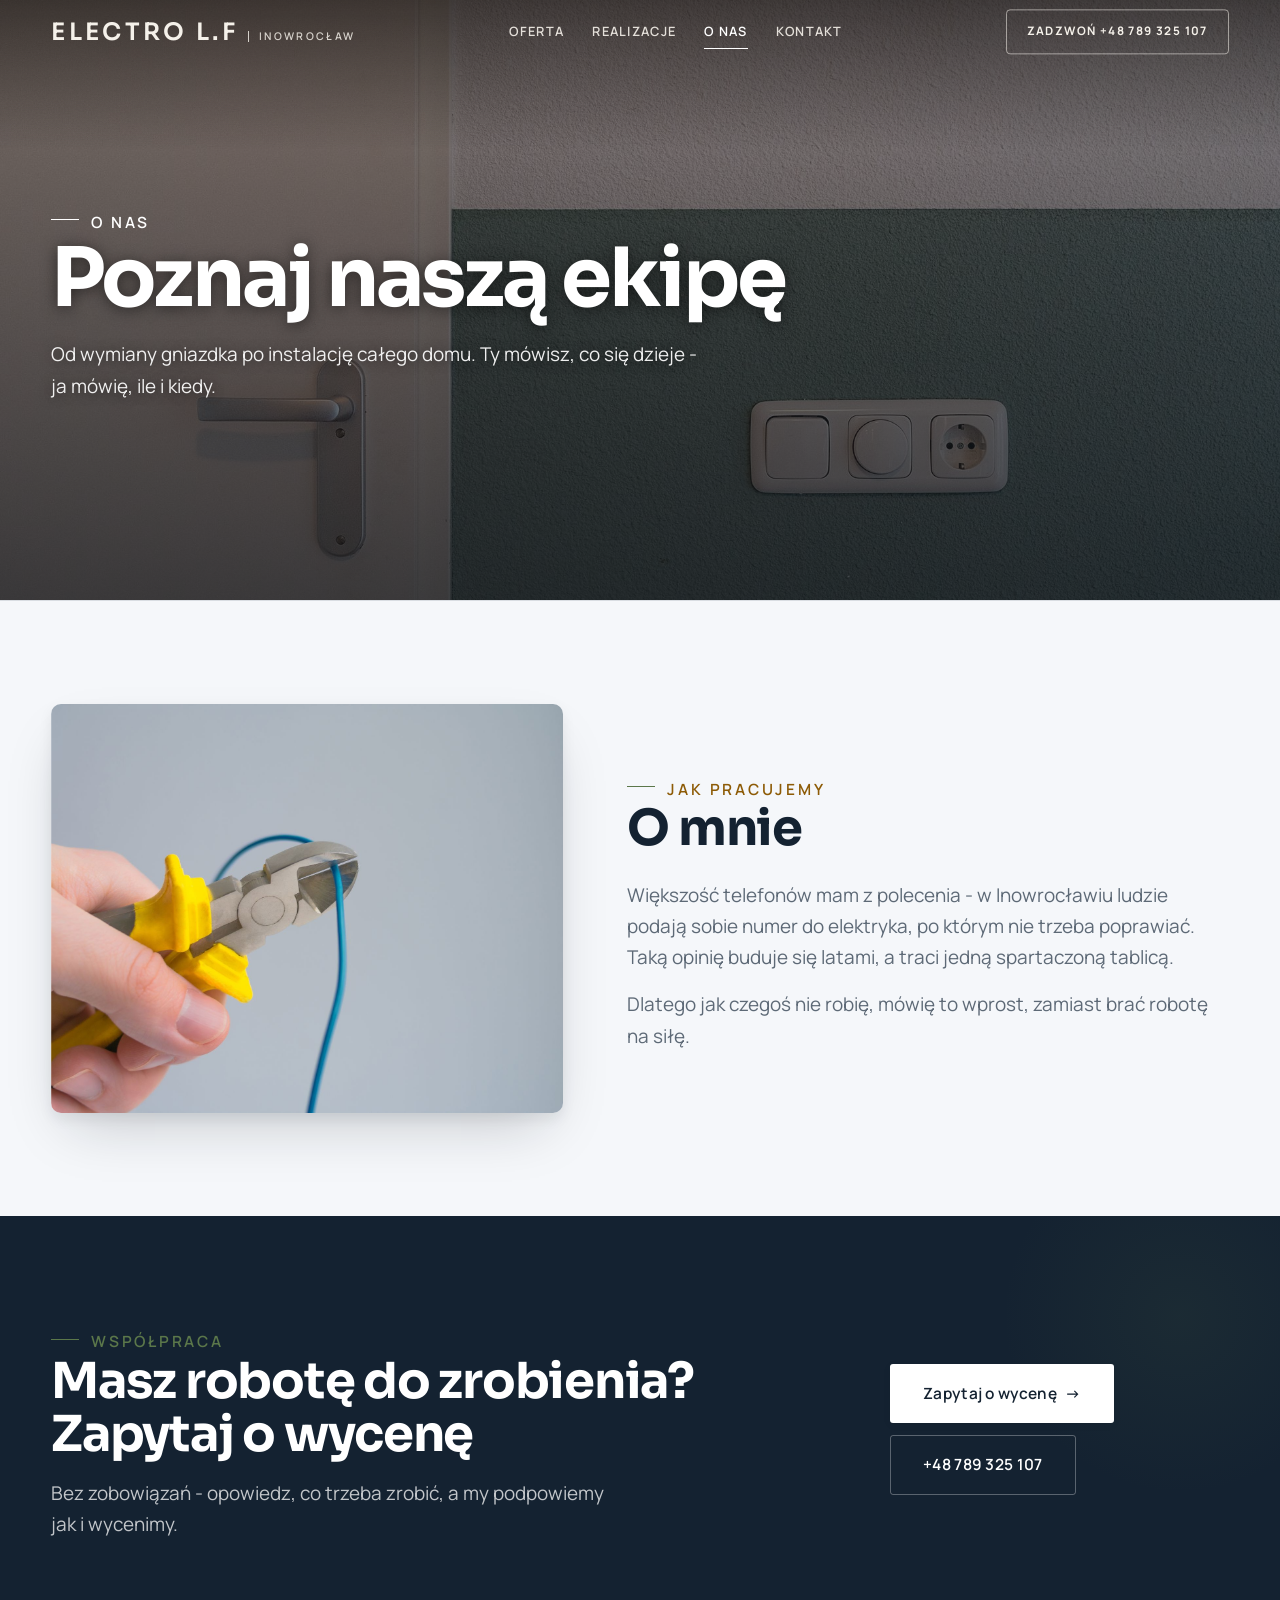
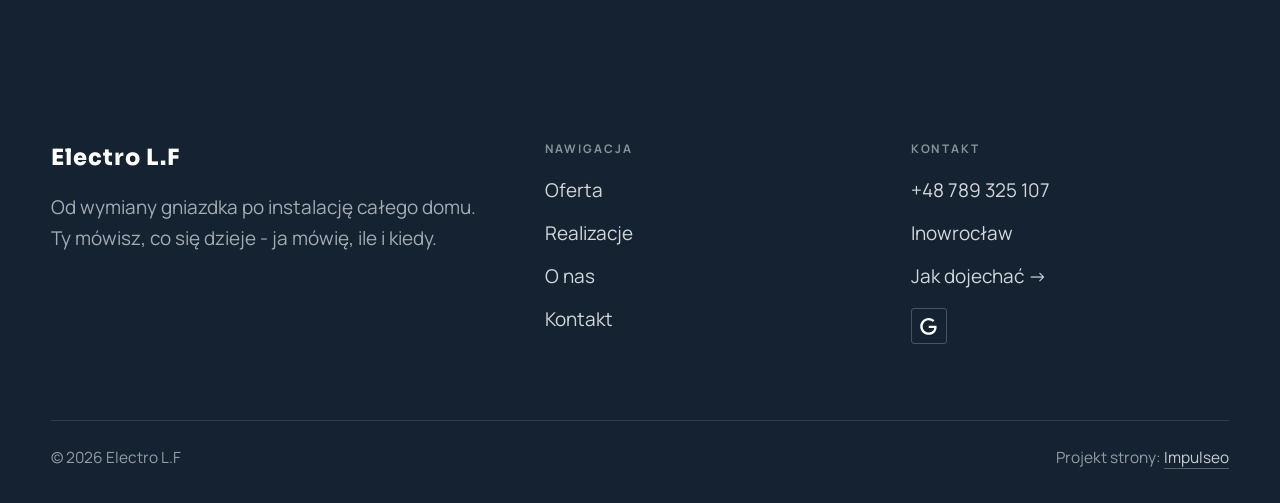
<file: o-nas.html>
<!DOCTYPE html>
<html lang="pl">
<head>
<meta charset="UTF-8">
<meta name="viewport" content="width=device-width, initial-scale=1.0">
<title>O nas - Electro L.F</title>
<meta name="description" content="Elektryk w Inowrocławiu z dojazdem. Awarie, instalacje, rozdzielnice, oświetlenie, pomiary z protokołem. Cenę znasz przed robotą. Zadzwoń: +48 789 325 107.">
<link rel="canonical" href="https://kris20032.github.io/electro-l-f/o-nas.html">
<meta name="robots" content="noindex, nofollow">
<meta property="og:type" content="website">
<meta property="og:locale" content="pl_PL">
<meta property="og:site_name" content="Electro L.F">
<meta property="og:title" content="O nas - Electro L.F">
<meta property="og:description" content="Elektryk w Inowrocławiu z dojazdem. Awarie, instalacje, rozdzielnice, oświetlenie, pomiary z protokołem. Cenę znasz przed robotą. Zadzwoń: +48 789 325 107.">
<meta property="og:url" content="https://kris20032.github.io/electro-l-f/o-nas.html">
<meta property="og:image" content="https://kris20032.github.io/electro-l-f/img/og.jpg">
<meta property="og:image:width" content="1200">
<meta property="og:image:height" content="630">
<meta name="twitter:card" content="summary_large_image">
<link rel="preconnect" href="https://fonts.googleapis.com">
<link rel="preconnect" href="https://fonts.gstatic.com" crossorigin>
<link href="https://fonts.googleapis.com/css2?family=Sora:wght@600;700;800&family=Manrope:wght@400;500;600&display=swap" rel="stylesheet">
<link rel="stylesheet" href="assets/styles.css?v=a4467c11">
</head>
<body>

<header class="nav">
  <div class="wrap nav-inner">
    <a class="brand" href="index.html"><span class="name">Electro L.F</span><span class="sub">Inowrocław</span></a>
    <nav class="nav-links">
      <a href="oferta.html">Oferta</a>
      <a href="realizacje.html">Realizacje</a>
      <a href="o-nas.html" class="active" aria-current="page">O nas</a>
      <a href="kontakt.html">Kontakt</a>
      <a href="tel:+48789325107" class="btn btn-accent">Zadzwoń +48 789 325 107</a>
    </nav>
    <button class="nav-toggle" aria-label="Menu"><span></span><span></span><span></span></button>
  </div>
</header>

<main>
<section class="pagehead">
  <img src="img/g4.jpg" alt="Electro L.F - Poznaj naszą ekipę" width="1880" height="1255" decoding="async">
  <div class="wrap">
    <span class="eyebrow">O nas</span>
    <h1>Poznaj naszą ekipę</h1>
    <p>Od wymiany gniazdka po instalację całego domu. Ty mówisz, co się dzieje - ja mówię, ile i kiedy.</p>
  </div>
</section>
<section>
  <div class="wrap split">
    <div class="split-art reveal"><img src="img/g5.jpg" alt="Electro L.F" loading="lazy" width="1880" height="1253" decoding="async"></div>
    <div class="split-copy reveal">
      <span class="eyebrow">Jak pracujemy</span>
      <h2>O mnie</h2>
      <p class="muted">Większość telefonów mam z polecenia - w Inowrocławiu ludzie podają sobie numer do elektryka, po którym nie trzeba poprawiać. Taką opinię buduje się latami, a traci jedną spartaczoną tablicą.</p>
      <p class="muted">Dlatego jak czegoś nie robię, mówię to wprost, zamiast brać robotę na siłę.</p>
    </div>
  </div>
</section>


<section class="cta">
  <div class="wrap">
    <div class="reveal">
      <span class="eyebrow">Współpraca</span>
      <h2>Masz robotę do zrobienia? Zapytaj o wycenę</h2>
      <p>Bez zobowiązań - opowiedz, co trzeba zrobić, a my podpowiemy jak i wycenimy.</p>
    </div>
    <div class="cta-actions reveal">
      <a href="kontakt.html" class="btn btn-light">Zapytaj o wycenę <span class="arr">→</span></a>
      <a href="tel:+48789325107" class="btn btn-ghost btn-ghost-cta">+48 789 325 107</a>
    </div>
  </div>
</section>
</main>

<footer>
  <div class="wrap">
    <div class="foot-grid">
      <div class="foot-brand">
        <div class="name">Electro L.F</div>
        <p>Od wymiany gniazdka po instalację całego domu. Ty mówisz, co się dzieje - ja mówię, ile i kiedy.</p>
      </div>
      <div class="foot-col">
        <h4>Nawigacja</h4>
        <a href="oferta.html">Oferta</a>
        <a href="realizacje.html">Realizacje</a>
        <a href="o-nas.html">O nas</a>
        <a href="kontakt.html">Kontakt</a>
      </div>
      <div class="foot-col">
        <h4>Kontakt</h4>
        <a href="tel:+48789325107">+48 789 325 107</a>
        <p>Inowrocław</p>
        <a href="https://www.google.com/maps/place/Electro+L.F/@52.9289261,18.3081981,10z/data=!3m1!4b1!4m6!3m5!1s0x674ecc5730bfa7f3:0xfc3d415243707f5e!8m2!3d52.928926!4d18.3081981!16s%2Fg%2F11mlyd7qxl" target="_blank" rel="noopener">Jak dojechać →</a>
      <div class="foot-soc">
        <a class="soc" href="https://www.google.com/maps/place/Electro+L.F/@52.9289261,18.3081981,10z/data=!3m1!4b1!4m6!3m5!1s0x674ecc5730bfa7f3:0xfc3d415243707f5e!8m2!3d52.928926!4d18.3081981!16s%2Fg%2F11mlyd7qxl" target="_blank" rel="noopener" aria-label="Google - Electro L.F"><svg viewBox="0 0 24 24" aria-hidden="true" focusable="false"><path d="M12.48 10.92v3.28h7.84c-.24 1.84-.853 3.187-1.787 4.133-1.147 1.147-2.933 2.4-6.053 2.4-4.827 0-8.6-3.893-8.6-8.72s3.773-8.72 8.6-8.72c2.6 0 4.507 1.027 5.907 2.347l2.307-2.307C18.747 1.44 16.133 0 12.48 0 5.867 0 .307 5.387.307 12s5.56 12 12.173 12c3.573 0 6.267-1.173 8.373-3.36 2.16-2.16 2.84-5.213 2.84-7.667 0-.76-.053-1.467-.173-2.053H12.48z" fill="currentColor"/></svg></a>
      </div>
      </div>
    </div>
    <div class="foot-bot">
      <span>© 2026 Electro L.F</span>
      <span>Projekt strony: <a class="foot-credit" href="https://impulseo.pl" target="_blank" rel="noopener">Impulseo</a></span>
    </div>
  </div>
</footer>
<div class="sticky-call"><a class="sc-call" href="tel:+48789325107"><svg class="ico-tel" width="16" height="16" viewBox="0 0 24 24" fill="none" aria-hidden="true"><path d="M6.6 10.8a15.5 15.5 0 0 0 6.6 6.6l2.2-2.2a1 1 0 0 1 1-.24 11.4 11.4 0 0 0 3.6.58 1 1 0 0 1 1 1V20a1 1 0 0 1-1 1A17 17 0 0 1 3 4a1 1 0 0 1 1-1h3.5a1 1 0 0 1 1 1c0 1.25.2 2.46.58 3.6a1 1 0 0 1-.25 1l-2.23 2.2Z" fill="currentColor"/></svg> Zadzwoń</a><a class="sc-quote" href="kontakt.html">Zadzwoń po wycenę</a></div>
<div class="demo-wazne" data-do="2026-10-26" data-cykl="3" hidden><svg class="dw-ico" width="13" height="13" viewBox="0 0 24 24" fill="none" aria-hidden="true"><circle cx="12" cy="12" r="8.6" stroke="currentColor" stroke-width="1.8"/><path d="M12 7.2V12l3.3 2" stroke="currentColor" stroke-width="1.8" stroke-linecap="round"/></svg><span class="dw-txt"></span></div>

<script src="assets/main.js"></script>
</body>
</html>
</file>
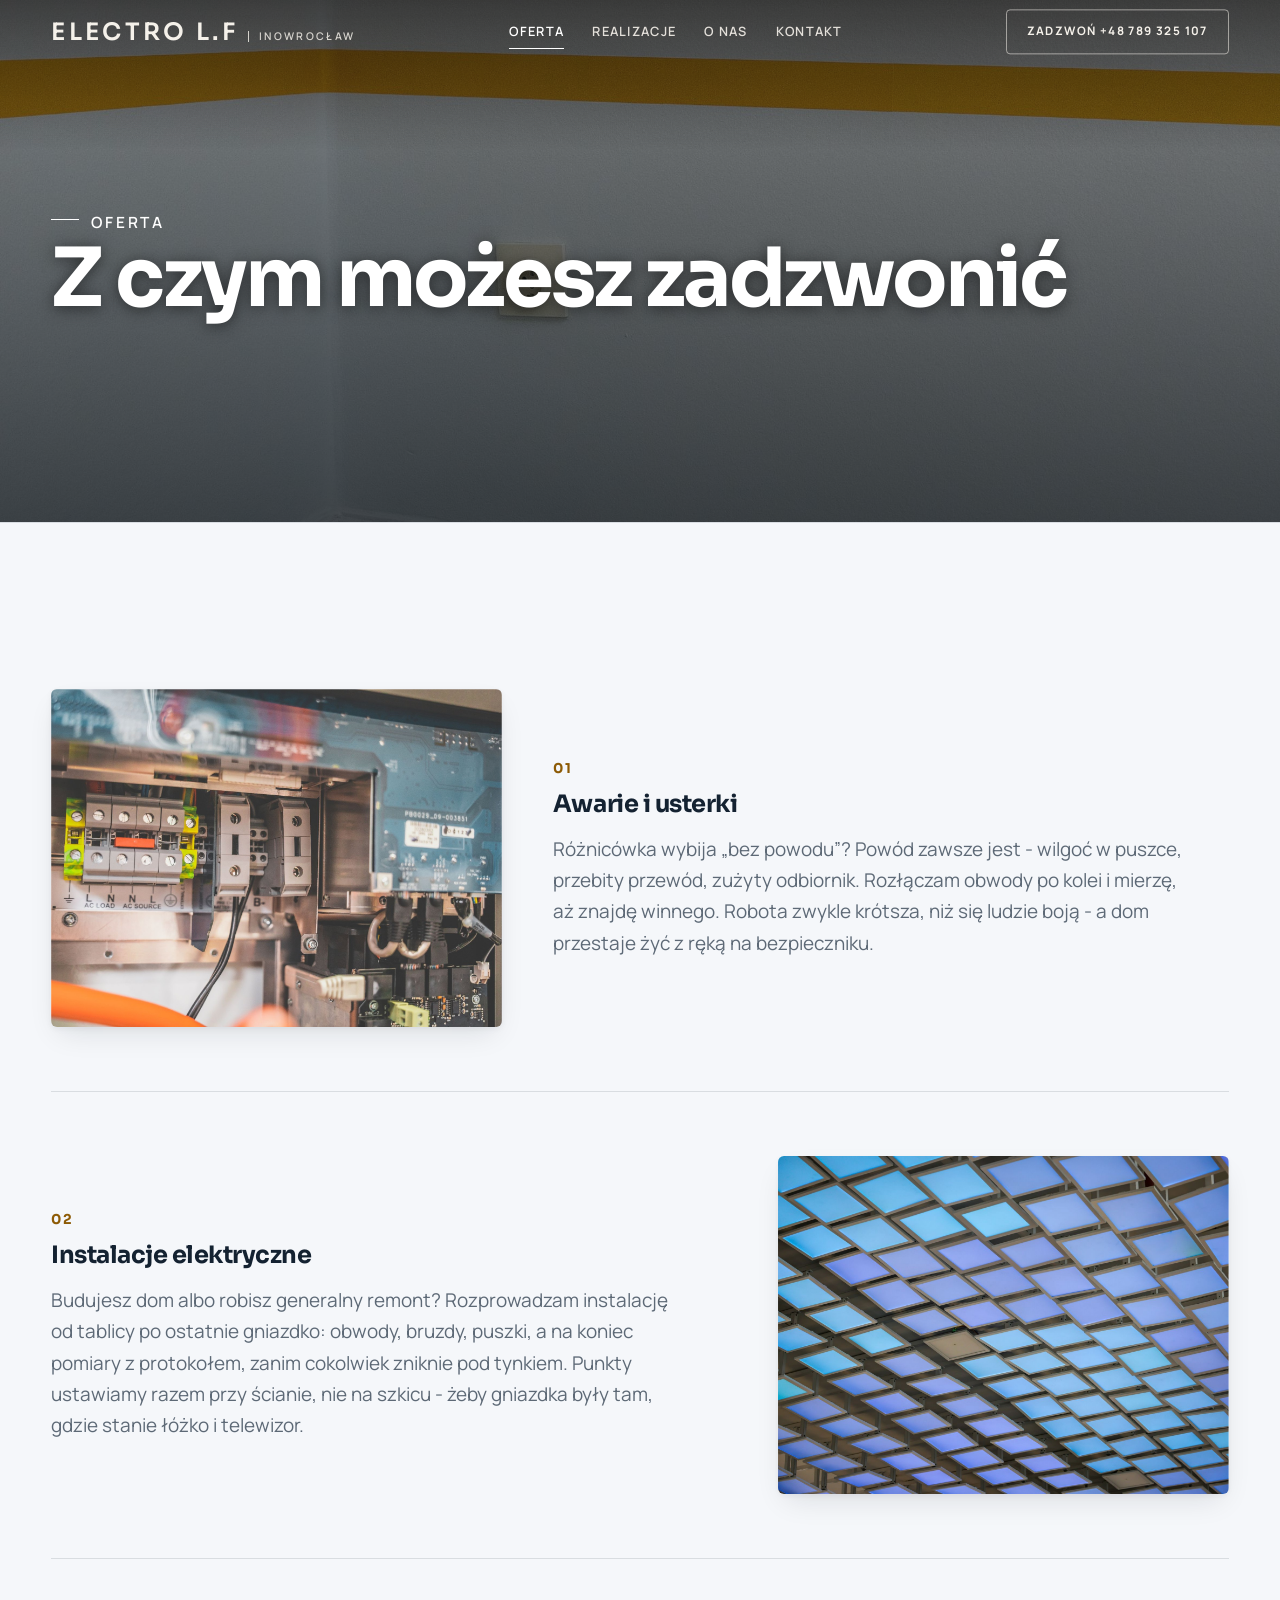
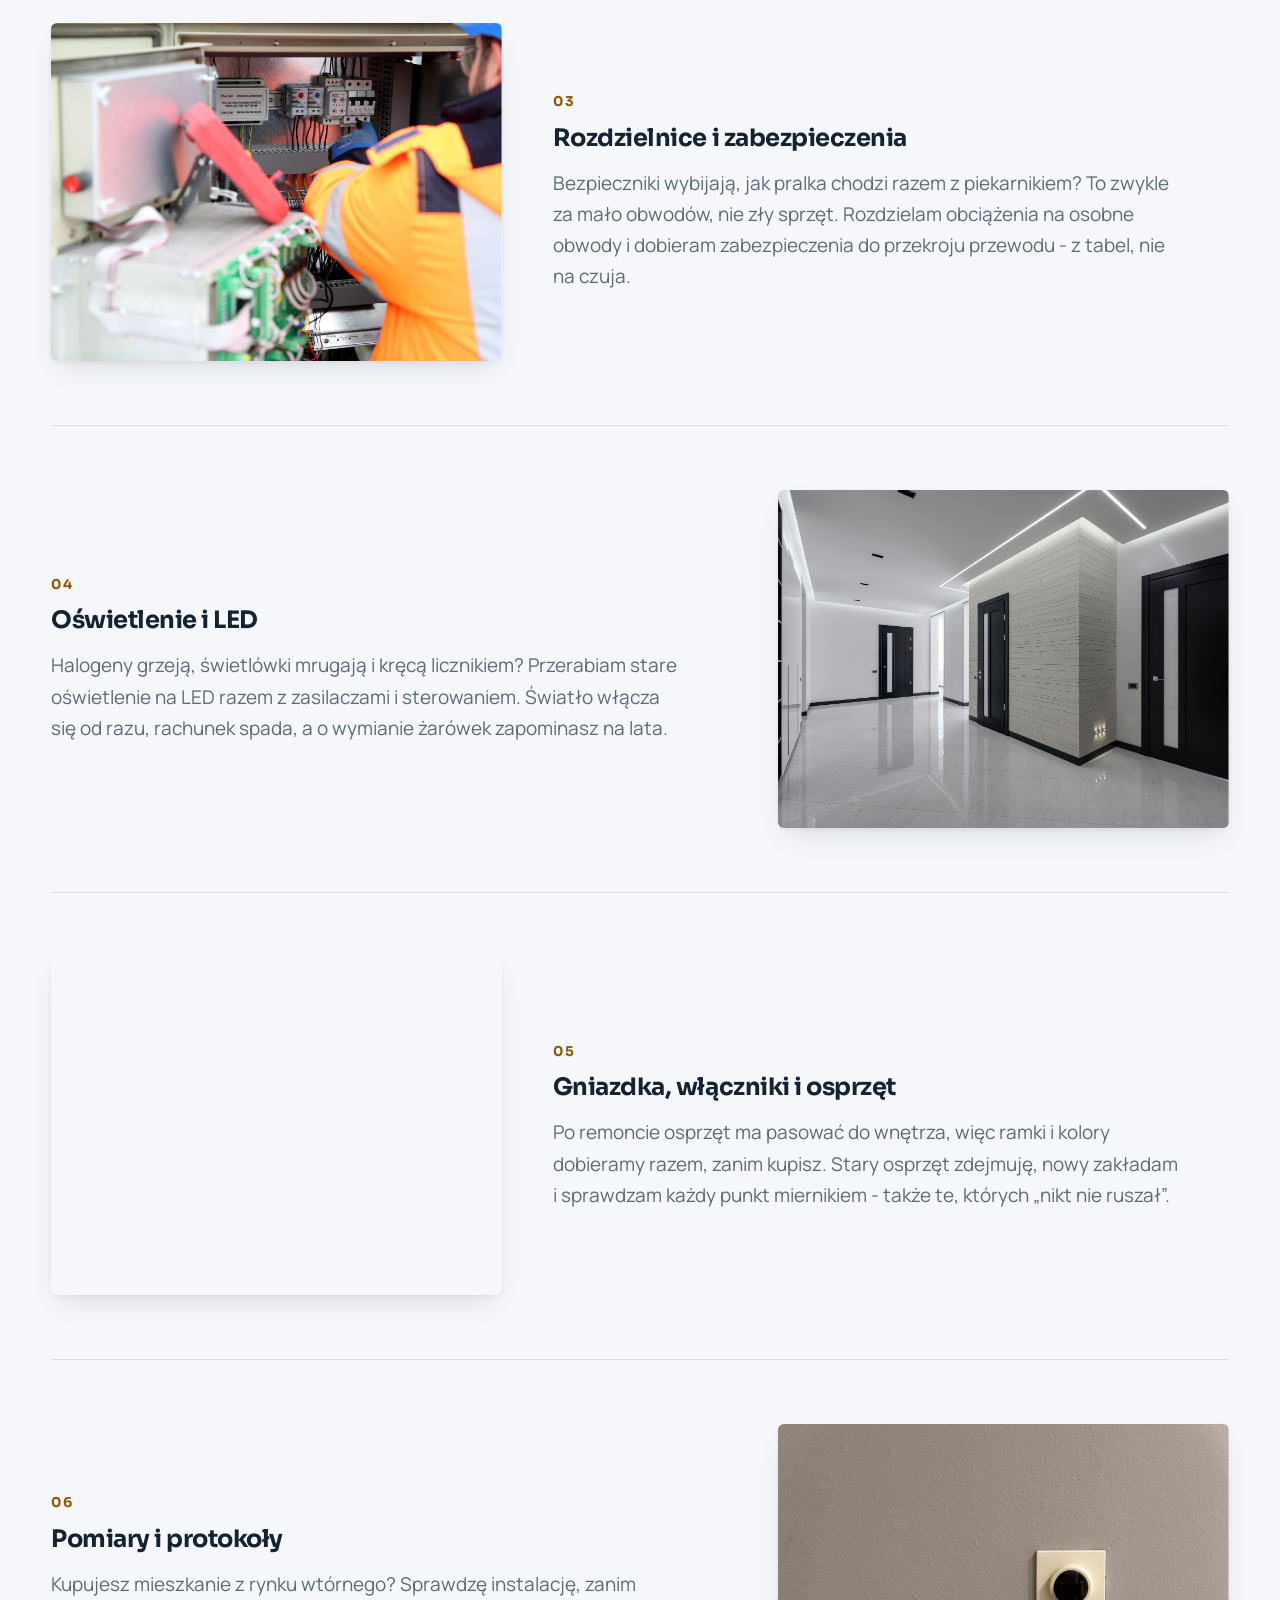
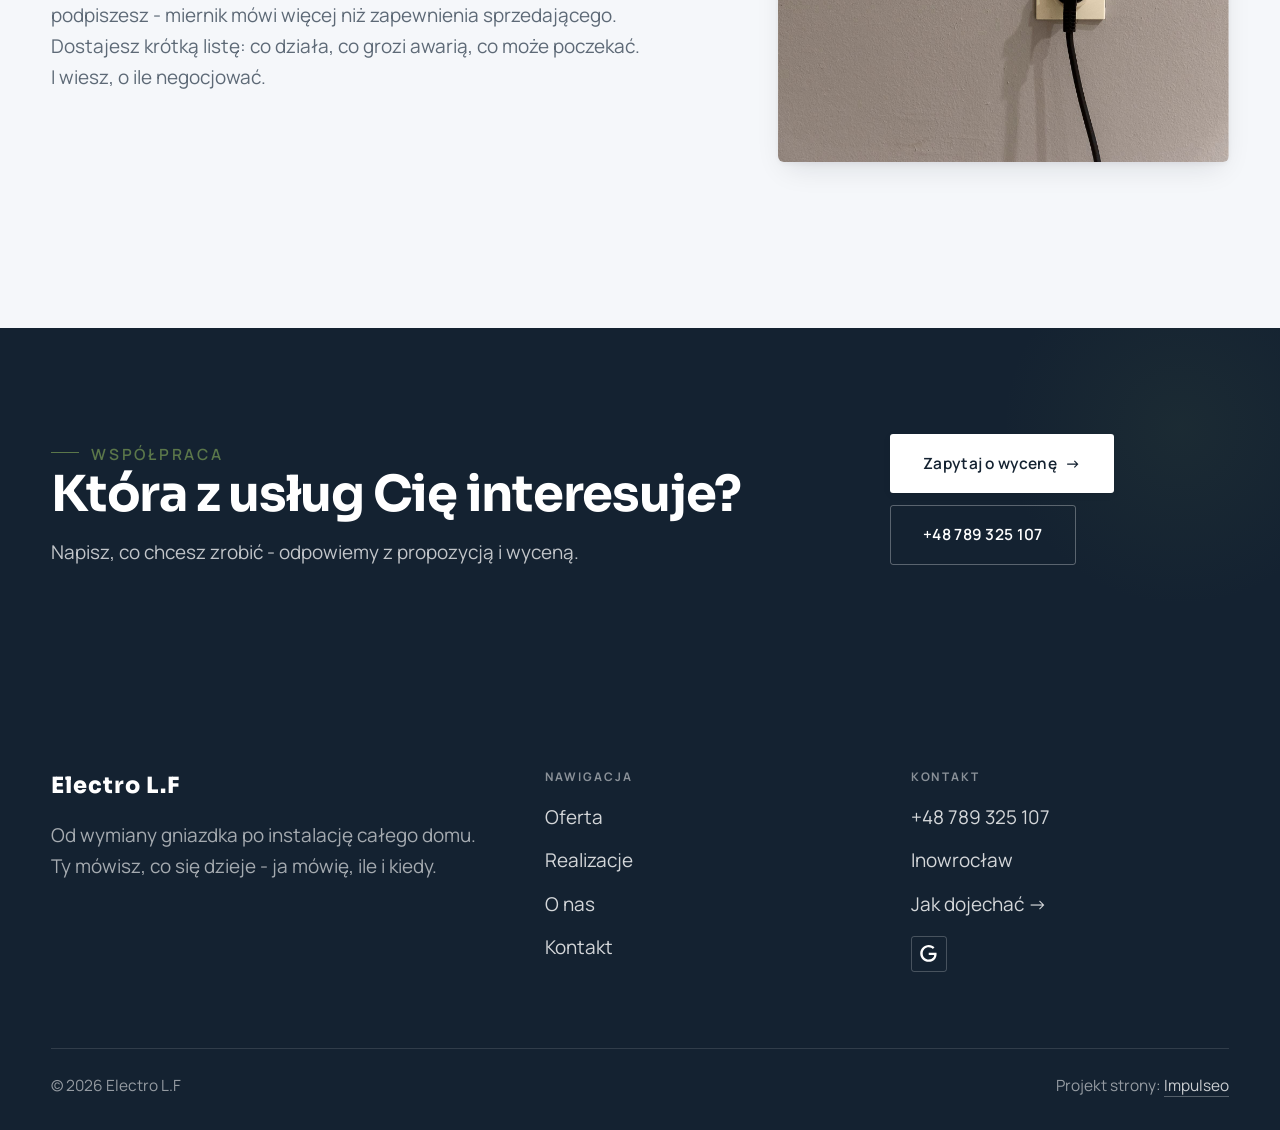
<file: oferta.html>
<!DOCTYPE html>
<html lang="pl">
<head>
<meta charset="UTF-8">
<meta name="viewport" content="width=device-width, initial-scale=1.0">
<title>Oferta - Electro L.F</title>
<meta name="description" content="Elektryk w Inowrocławiu z dojazdem. Awarie, instalacje, rozdzielnice, oświetlenie, pomiary z protokołem. Cenę znasz przed robotą. Zadzwoń: +48 789 325 107.">
<link rel="canonical" href="https://kris20032.github.io/electro-l-f/oferta.html">
<meta name="robots" content="noindex, nofollow">
<meta property="og:type" content="website">
<meta property="og:locale" content="pl_PL">
<meta property="og:site_name" content="Electro L.F">
<meta property="og:title" content="Oferta - Electro L.F">
<meta property="og:description" content="Elektryk w Inowrocławiu z dojazdem. Awarie, instalacje, rozdzielnice, oświetlenie, pomiary z protokołem. Cenę znasz przed robotą. Zadzwoń: +48 789 325 107.">
<meta property="og:url" content="https://kris20032.github.io/electro-l-f/oferta.html">
<meta property="og:image" content="https://kris20032.github.io/electro-l-f/img/og.jpg">
<meta property="og:image:width" content="1200">
<meta property="og:image:height" content="630">
<meta name="twitter:card" content="summary_large_image">
<link rel="preconnect" href="https://fonts.googleapis.com">
<link rel="preconnect" href="https://fonts.gstatic.com" crossorigin>
<link href="https://fonts.googleapis.com/css2?family=Sora:wght@600;700;800&family=Manrope:wght@400;500;600&display=swap" rel="stylesheet">
<link rel="stylesheet" href="assets/styles.css?v=a4467c11">
</head>
<body>

<header class="nav">
  <div class="wrap nav-inner">
    <a class="brand" href="index.html"><span class="name">Electro L.F</span><span class="sub">Inowrocław</span></a>
    <nav class="nav-links">
      <a href="oferta.html" class="active" aria-current="page">Oferta</a>
      <a href="realizacje.html">Realizacje</a>
      <a href="o-nas.html">O nas</a>
      <a href="kontakt.html">Kontakt</a>
      <a href="tel:+48789325107" class="btn btn-accent">Zadzwoń +48 789 325 107</a>
    </nav>
    <button class="nav-toggle" aria-label="Menu"><span></span><span></span><span></span></button>
  </div>
</header>

<main>
<section class="pagehead">
  <img src="img/g3.jpg" alt="Electro L.F - Z czym możesz zadzwonić" width="1880" height="1255" decoding="async">
  <div class="wrap">
    <span class="eyebrow">Oferta</span>
    <h1>Z czym możesz zadzwonić</h1>
  </div>
</section>
<section>
  <div class="wrap">
    <div class="svc-row reveal">
      <div class="svc-row-art"><img src="img/g11.jpg" alt="Awarie i usterki" loading="lazy" width="1880" height="1253" decoding="async"></div>
      <div>
        <span class="num">01</span>
        <h3>Awarie i usterki</h3>
        <p class="muted">Różnicówka wybija „bez powodu”? Powód zawsze jest - wilgoć w puszce, przebity przewód, zużyty odbiornik. Rozłączam obwody po kolei i mierzę, aż znajdę winnego. Robota zwykle krótsza, niż się ludzie boją - a dom przestaje żyć z ręką na bezpieczniku.</p>
      </div>
    </div>
    <div class="svc-row rev reveal">
      <div class="svc-row-art"><img src="img/g12.jpg" alt="Instalacje elektryczne" loading="lazy" width="1880" height="1254" decoding="async"></div>
      <div>
        <span class="num">02</span>
        <h3>Instalacje elektryczne</h3>
        <p class="muted">Budujesz dom albo robisz generalny remont? Rozprowadzam instalację od tablicy po ostatnie gniazdko: obwody, bruzdy, puszki, a na koniec pomiary z protokołem, zanim cokolwiek zniknie pod tynkiem. Punkty ustawiamy razem przy ścianie, nie na szkicu - żeby gniazdka były tam, gdzie stanie łóżko i telewizor.</p>
      </div>
    </div>
    <div class="svc-row reveal">
      <div class="svc-row-art"><img src="img/g13.jpg" alt="Rozdzielnice i zabezpieczenia" loading="lazy" width="1880" height="1253" decoding="async"></div>
      <div>
        <span class="num">03</span>
        <h3>Rozdzielnice i zabezpieczenia</h3>
        <p class="muted">Bezpieczniki wybijają, jak pralka chodzi razem z piekarnikiem? To zwykle za mało obwodów, nie zły sprzęt. Rozdzielam obciążenia na osobne obwody i dobieram zabezpieczenia do przekroju przewodu - z tabel, nie na czuja.</p>
      </div>
    </div>
    <div class="svc-row rev reveal">
      <div class="svc-row-art"><img src="img/about.jpg" alt="Oświetlenie i LED" loading="lazy" width="1880" height="1255" decoding="async"></div>
      <div>
        <span class="num">04</span>
        <h3>Oświetlenie i LED</h3>
        <p class="muted">Halogeny grzeją, świetlówki mrugają i kręcą licznikiem? Przerabiam stare oświetlenie na LED razem z zasilaczami i sterowaniem. Światło włącza się od razu, rachunek spada, a o wymianie żarówek zapominasz na lata.</p>
      </div>
    </div>
    <div class="svc-row reveal">
      <div class="svc-row-art"><img src="img/g1.jpg" alt="Gniazdka, włączniki i osprzęt" loading="lazy" width="1880" height="1255" decoding="async"></div>
      <div>
        <span class="num">05</span>
        <h3>Gniazdka, włączniki i osprzęt</h3>
        <p class="muted">Po remoncie osprzęt ma pasować do wnętrza, więc ramki i kolory dobieramy razem, zanim kupisz. Stary osprzęt zdejmuję, nowy zakładam i sprawdzam każdy punkt miernikiem - także te, których „nikt nie ruszał”.</p>
      </div>
    </div>
    <div class="svc-row rev reveal">
      <div class="svc-row-art"><img src="img/g2.jpg" alt="Pomiary i protokoły" loading="lazy" width="1880" height="1255" decoding="async"></div>
      <div>
        <span class="num">06</span>
        <h3>Pomiary i protokoły</h3>
        <p class="muted">Kupujesz mieszkanie z rynku wtórnego? Sprawdzę instalację, zanim podpiszesz - miernik mówi więcej niż zapewnienia sprzedającego. Dostajesz krótką listę: co działa, co grozi awarią, co może poczekać. I wiesz, o ile negocjować.</p>
      </div>
    </div>
  </div>
</section>

<section class="cta">
  <div class="wrap">
    <div class="reveal">
      <span class="eyebrow">Współpraca</span>
      <h2>Która z usług Cię interesuje?</h2>
      <p>Napisz, co chcesz zrobić - odpowiemy z propozycją i wyceną.</p>
    </div>
    <div class="cta-actions reveal">
      <a href="kontakt.html" class="btn btn-light">Zapytaj o wycenę <span class="arr">→</span></a>
      <a href="tel:+48789325107" class="btn btn-ghost btn-ghost-cta">+48 789 325 107</a>
    </div>
  </div>
</section>
</main>

<footer>
  <div class="wrap">
    <div class="foot-grid">
      <div class="foot-brand">
        <div class="name">Electro L.F</div>
        <p>Od wymiany gniazdka po instalację całego domu. Ty mówisz, co się dzieje - ja mówię, ile i kiedy.</p>
      </div>
      <div class="foot-col">
        <h4>Nawigacja</h4>
        <a href="oferta.html">Oferta</a>
        <a href="realizacje.html">Realizacje</a>
        <a href="o-nas.html">O nas</a>
        <a href="kontakt.html">Kontakt</a>
      </div>
      <div class="foot-col">
        <h4>Kontakt</h4>
        <a href="tel:+48789325107">+48 789 325 107</a>
        <p>Inowrocław</p>
        <a href="https://www.google.com/maps/place/Electro+L.F/@52.9289261,18.3081981,10z/data=!3m1!4b1!4m6!3m5!1s0x674ecc5730bfa7f3:0xfc3d415243707f5e!8m2!3d52.928926!4d18.3081981!16s%2Fg%2F11mlyd7qxl" target="_blank" rel="noopener">Jak dojechać →</a>
      <div class="foot-soc">
        <a class="soc" href="https://www.google.com/maps/place/Electro+L.F/@52.9289261,18.3081981,10z/data=!3m1!4b1!4m6!3m5!1s0x674ecc5730bfa7f3:0xfc3d415243707f5e!8m2!3d52.928926!4d18.3081981!16s%2Fg%2F11mlyd7qxl" target="_blank" rel="noopener" aria-label="Google - Electro L.F"><svg viewBox="0 0 24 24" aria-hidden="true" focusable="false"><path d="M12.48 10.92v3.28h7.84c-.24 1.84-.853 3.187-1.787 4.133-1.147 1.147-2.933 2.4-6.053 2.4-4.827 0-8.6-3.893-8.6-8.72s3.773-8.72 8.6-8.72c2.6 0 4.507 1.027 5.907 2.347l2.307-2.307C18.747 1.44 16.133 0 12.48 0 5.867 0 .307 5.387.307 12s5.56 12 12.173 12c3.573 0 6.267-1.173 8.373-3.36 2.16-2.16 2.84-5.213 2.84-7.667 0-.76-.053-1.467-.173-2.053H12.48z" fill="currentColor"/></svg></a>
      </div>
      </div>
    </div>
    <div class="foot-bot">
      <span>© 2026 Electro L.F</span>
      <span>Projekt strony: <a class="foot-credit" href="https://impulseo.pl" target="_blank" rel="noopener">Impulseo</a></span>
    </div>
  </div>
</footer>
<div class="sticky-call"><a class="sc-call" href="tel:+48789325107"><svg class="ico-tel" width="16" height="16" viewBox="0 0 24 24" fill="none" aria-hidden="true"><path d="M6.6 10.8a15.5 15.5 0 0 0 6.6 6.6l2.2-2.2a1 1 0 0 1 1-.24 11.4 11.4 0 0 0 3.6.58 1 1 0 0 1 1 1V20a1 1 0 0 1-1 1A17 17 0 0 1 3 4a1 1 0 0 1 1-1h3.5a1 1 0 0 1 1 1c0 1.25.2 2.46.58 3.6a1 1 0 0 1-.25 1l-2.23 2.2Z" fill="currentColor"/></svg> Zadzwoń</a><a class="sc-quote" href="kontakt.html">Zadzwoń po wycenę</a></div>
<div class="demo-wazne" data-do="2026-10-26" data-cykl="3" hidden><svg class="dw-ico" width="13" height="13" viewBox="0 0 24 24" fill="none" aria-hidden="true"><circle cx="12" cy="12" r="8.6" stroke="currentColor" stroke-width="1.8"/><path d="M12 7.2V12l3.3 2" stroke="currentColor" stroke-width="1.8" stroke-linecap="round"/></svg><span class="dw-txt"></span></div>

<script src="assets/main.js"></script>
</body>
</html>
</file>
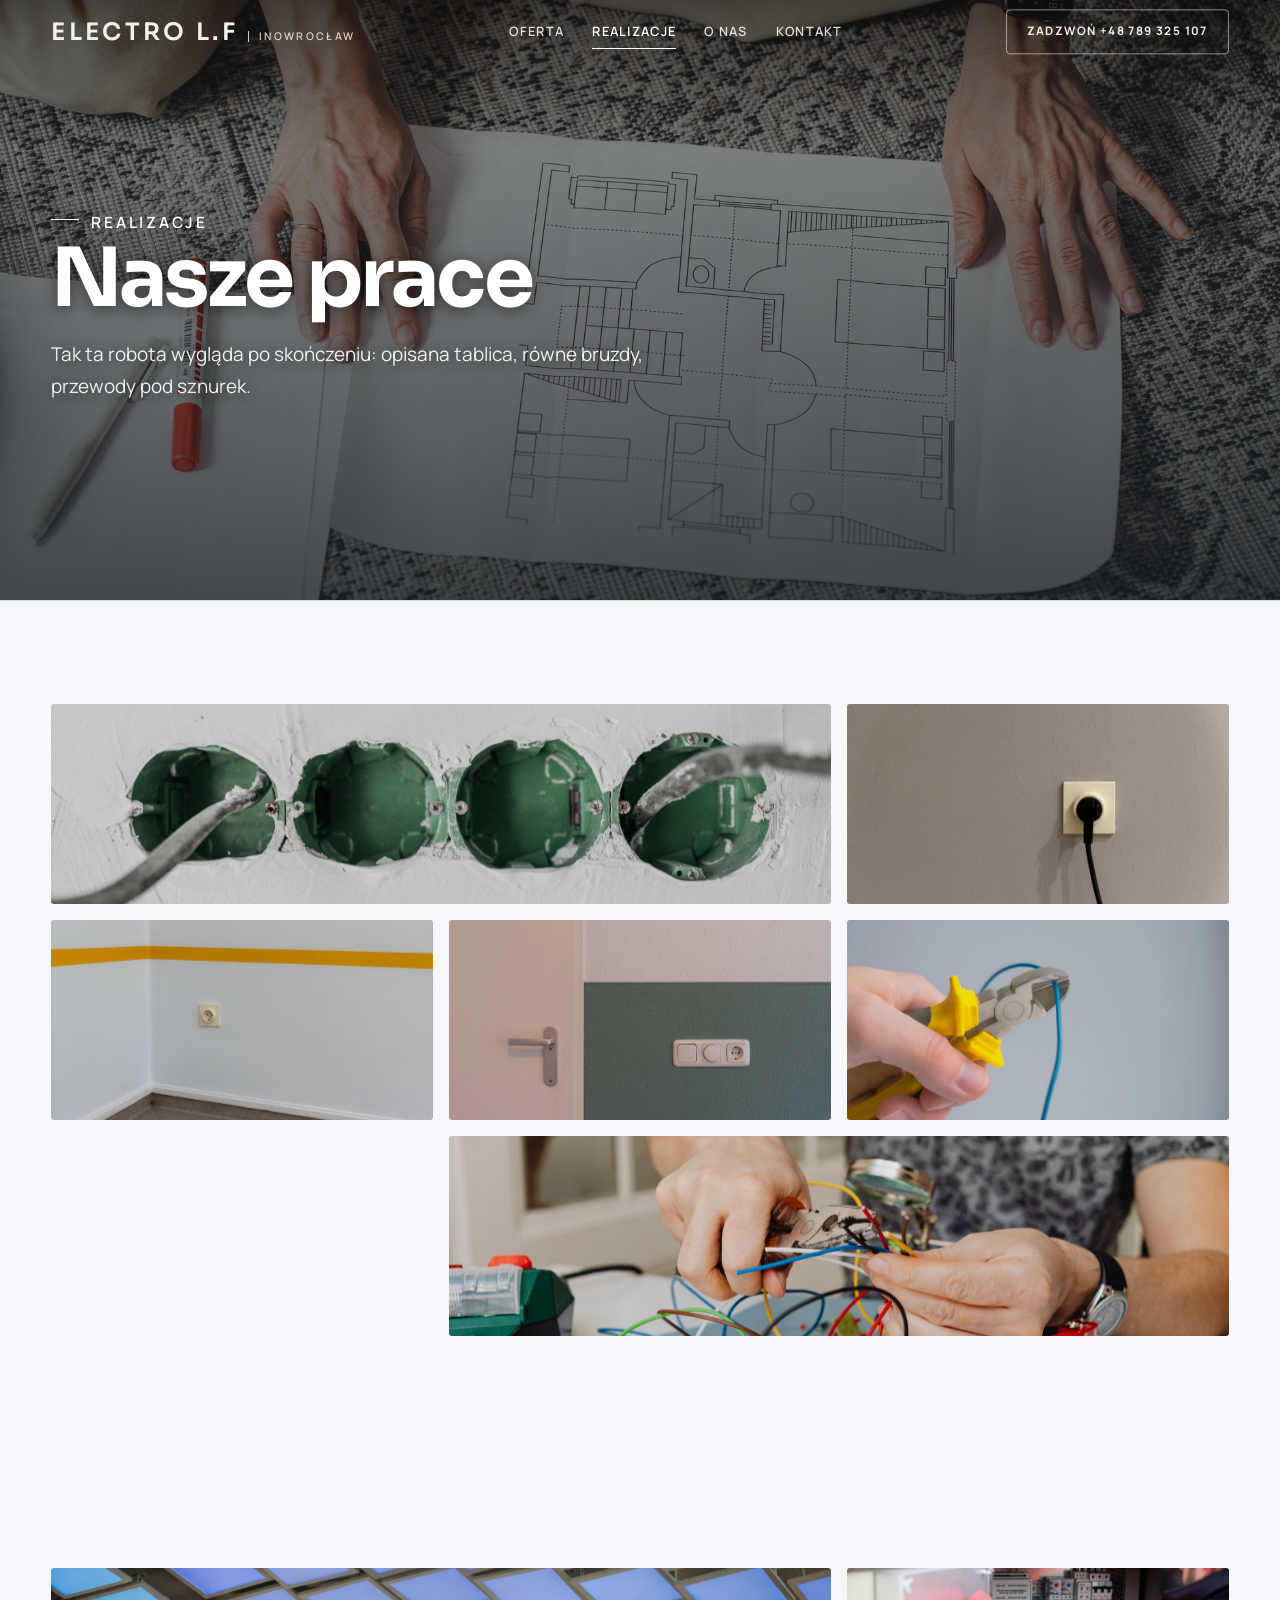
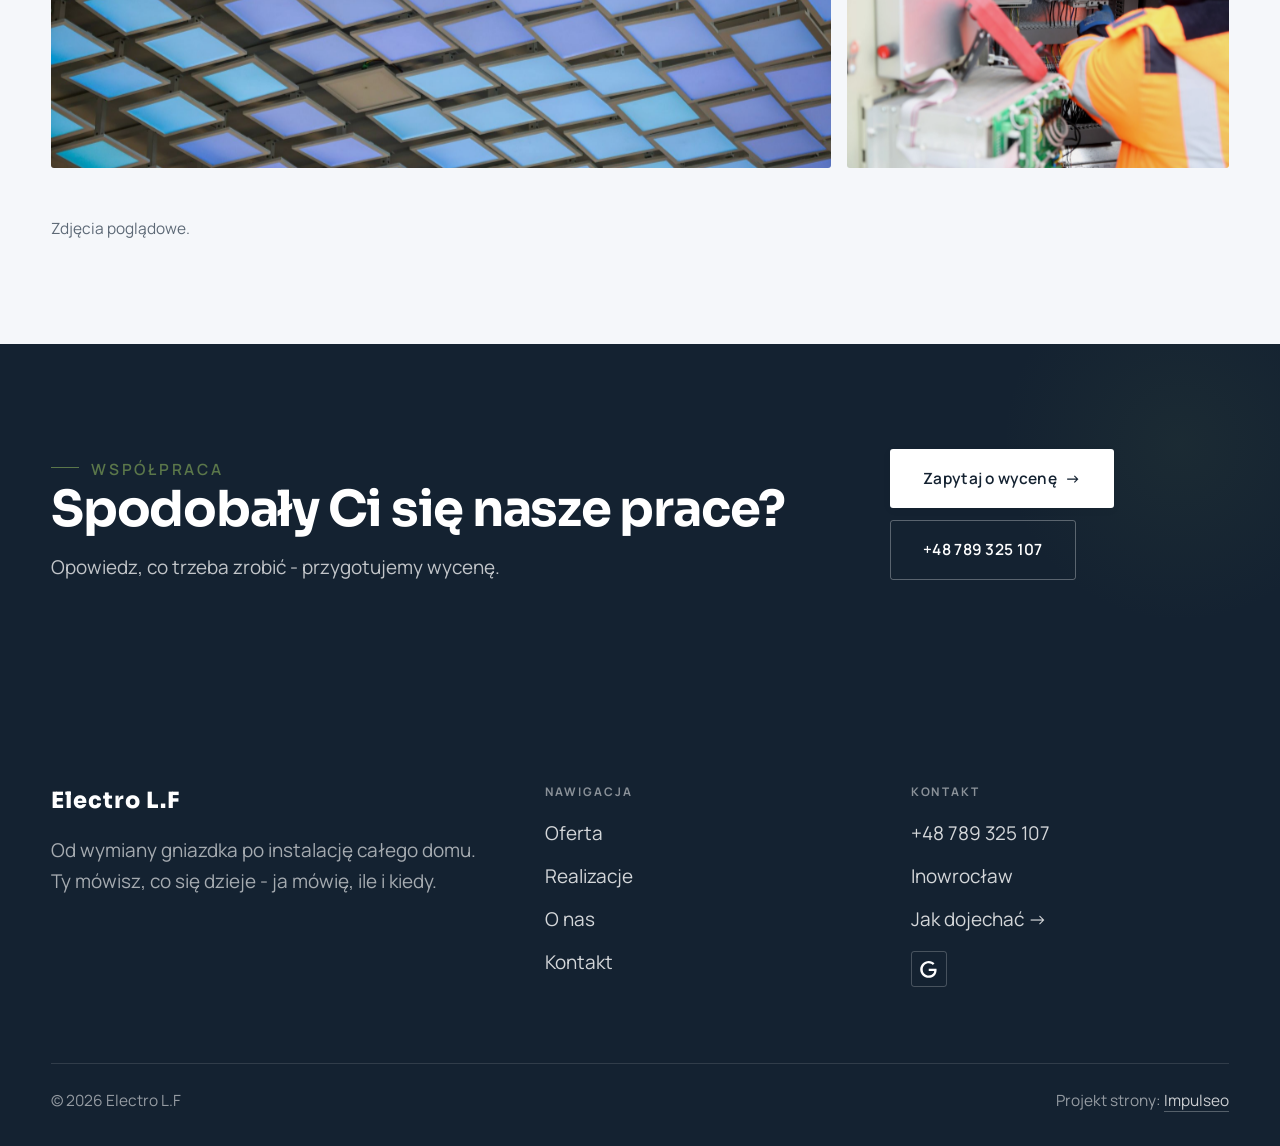
<file: realizacje.html>
<!DOCTYPE html>
<html lang="pl">
<head>
<meta charset="UTF-8">
<meta name="viewport" content="width=device-width, initial-scale=1.0">
<title>Realizacje - Electro L.F</title>
<meta name="description" content="Realizacje Electro L.F: Rozdzielnica po modernizacji, Nowa instalacja przed tynkiem, Oświetlenie LED, Osprzęt po wymianie, Pomiary przy odbiorze">
<link rel="canonical" href="https://kris20032.github.io/electro-l-f/realizacje.html">
<meta name="robots" content="noindex, nofollow">
<meta property="og:type" content="website">
<meta property="og:locale" content="pl_PL">
<meta property="og:site_name" content="Electro L.F">
<meta property="og:title" content="Realizacje - Electro L.F">
<meta property="og:description" content="Realizacje Electro L.F: Rozdzielnica po modernizacji, Nowa instalacja przed tynkiem, Oświetlenie LED, Osprzęt po wymianie, Pomiary przy odbiorze">
<meta property="og:url" content="https://kris20032.github.io/electro-l-f/realizacje.html">
<meta property="og:image" content="https://kris20032.github.io/electro-l-f/img/og.jpg">
<meta property="og:image:width" content="1200">
<meta property="og:image:height" content="630">
<meta name="twitter:card" content="summary_large_image">
<link rel="preconnect" href="https://fonts.googleapis.com">
<link rel="preconnect" href="https://fonts.gstatic.com" crossorigin>
<link href="https://fonts.googleapis.com/css2?family=Sora:wght@600;700;800&family=Manrope:wght@400;500;600&display=swap" rel="stylesheet">
<link rel="stylesheet" href="assets/styles.css?v=a4467c11">
</head>
<body>

<header class="nav">
  <div class="wrap nav-inner">
    <a class="brand" href="index.html"><span class="name">Electro L.F</span><span class="sub">Inowrocław</span></a>
    <nav class="nav-links">
      <a href="oferta.html">Oferta</a>
      <a href="realizacje.html" class="active" aria-current="page">Realizacje</a>
      <a href="o-nas.html">O nas</a>
      <a href="kontakt.html">Kontakt</a>
      <a href="tel:+48789325107" class="btn btn-accent">Zadzwoń +48 789 325 107</a>
    </nav>
    <button class="nav-toggle" aria-label="Menu"><span></span><span></span><span></span></button>
  </div>
</header>

<main>
<section class="pagehead">
  <img src="img/g10.jpg" alt="Electro L.F - Nasze prace" width="1880" height="1253" decoding="async">
  <div class="wrap">
    <span class="eyebrow">Realizacje</span>
    <h1>Nasze prace</h1>
    <p>Tak ta robota wygląda po skończeniu: opisana tablica, równe bruzdy, przewody pod sznurek.</p>
  </div>
</section>
<section>
  <div class="wrap">
    <div class="gallery">
      <div class="tile t-two3 reveal"><img src="img/g1.jpg" alt="Electro L.F" loading="lazy" width="1880" height="1255" decoding="async"></div>
      <div class="tile t-third reveal"><img src="img/g2.jpg" alt="Electro L.F" loading="lazy" width="1880" height="1255" decoding="async"></div>
      <div class="tile t-third reveal"><img src="img/g3.jpg" alt="Electro L.F" loading="lazy" width="1880" height="1255" decoding="async"></div>
      <div class="tile t-third reveal"><img src="img/g4.jpg" alt="Electro L.F" loading="lazy" width="1880" height="1255" decoding="async"></div>
      <div class="tile t-third reveal"><img src="img/g5.jpg" alt="Electro L.F" loading="lazy" width="1880" height="1253" decoding="async"></div>
      <div class="tile t-third reveal"><img src="img/g6.jpg" alt="Electro L.F" loading="lazy" width="1731" height="1300" decoding="async"></div>
      <div class="tile t-two3 reveal"><img src="img/g7.jpg" alt="Electro L.F" loading="lazy" width="1880" height="1253" decoding="async"></div>
      <div class="tile t-third reveal"><img src="img/g8.jpg" alt="Electro L.F" loading="lazy" width="1880" height="1357" decoding="async"></div>
      <div class="tile t-third reveal"><img src="img/g9.jpg" alt="Electro L.F" loading="lazy" width="1880" height="992" decoding="async"></div>
      <div class="tile t-third reveal"><img src="img/g11.jpg" alt="Electro L.F" loading="lazy" width="1880" height="1253" decoding="async"></div>
      <div class="tile t-two3 reveal"><img src="img/g12.jpg" alt="Electro L.F" loading="lazy" width="1880" height="1254" decoding="async"></div>
      <div class="tile t-third reveal"><img src="img/g13.jpg" alt="Electro L.F" loading="lazy" width="1880" height="1253" decoding="async"></div>
    </div>
    <p class="muted reveal" style="margin-top:var(--space-7);font-size:var(--text-sm);max-width:62ch">Zdjęcia poglądowe.</p>
  </div>
</section>
<section class="cta">
  <div class="wrap">
    <div class="reveal">
      <span class="eyebrow">Współpraca</span>
      <h2>Spodobały Ci się nasze prace?</h2>
      <p>Opowiedz, co trzeba zrobić - przygotujemy wycenę.</p>
    </div>
    <div class="cta-actions reveal">
      <a href="kontakt.html" class="btn btn-light">Zapytaj o wycenę <span class="arr">→</span></a>
      <a href="tel:+48789325107" class="btn btn-ghost btn-ghost-cta">+48 789 325 107</a>
    </div>
  </div>
</section>
</main>

<footer>
  <div class="wrap">
    <div class="foot-grid">
      <div class="foot-brand">
        <div class="name">Electro L.F</div>
        <p>Od wymiany gniazdka po instalację całego domu. Ty mówisz, co się dzieje - ja mówię, ile i kiedy.</p>
      </div>
      <div class="foot-col">
        <h4>Nawigacja</h4>
        <a href="oferta.html">Oferta</a>
        <a href="realizacje.html">Realizacje</a>
        <a href="o-nas.html">O nas</a>
        <a href="kontakt.html">Kontakt</a>
      </div>
      <div class="foot-col">
        <h4>Kontakt</h4>
        <a href="tel:+48789325107">+48 789 325 107</a>
        <p>Inowrocław</p>
        <a href="https://www.google.com/maps/place/Electro+L.F/@52.9289261,18.3081981,10z/data=!3m1!4b1!4m6!3m5!1s0x674ecc5730bfa7f3:0xfc3d415243707f5e!8m2!3d52.928926!4d18.3081981!16s%2Fg%2F11mlyd7qxl" target="_blank" rel="noopener">Jak dojechać →</a>
      <div class="foot-soc">
        <a class="soc" href="https://www.google.com/maps/place/Electro+L.F/@52.9289261,18.3081981,10z/data=!3m1!4b1!4m6!3m5!1s0x674ecc5730bfa7f3:0xfc3d415243707f5e!8m2!3d52.928926!4d18.3081981!16s%2Fg%2F11mlyd7qxl" target="_blank" rel="noopener" aria-label="Google - Electro L.F"><svg viewBox="0 0 24 24" aria-hidden="true" focusable="false"><path d="M12.48 10.92v3.28h7.84c-.24 1.84-.853 3.187-1.787 4.133-1.147 1.147-2.933 2.4-6.053 2.4-4.827 0-8.6-3.893-8.6-8.72s3.773-8.72 8.6-8.72c2.6 0 4.507 1.027 5.907 2.347l2.307-2.307C18.747 1.44 16.133 0 12.48 0 5.867 0 .307 5.387.307 12s5.56 12 12.173 12c3.573 0 6.267-1.173 8.373-3.36 2.16-2.16 2.84-5.213 2.84-7.667 0-.76-.053-1.467-.173-2.053H12.48z" fill="currentColor"/></svg></a>
      </div>
      </div>
    </div>
    <div class="foot-bot">
      <span>© 2026 Electro L.F</span>
      <span>Projekt strony: <a class="foot-credit" href="https://impulseo.pl" target="_blank" rel="noopener">Impulseo</a></span>
    </div>
  </div>
</footer>
<div class="sticky-call"><a class="sc-call" href="tel:+48789325107"><svg class="ico-tel" width="16" height="16" viewBox="0 0 24 24" fill="none" aria-hidden="true"><path d="M6.6 10.8a15.5 15.5 0 0 0 6.6 6.6l2.2-2.2a1 1 0 0 1 1-.24 11.4 11.4 0 0 0 3.6.58 1 1 0 0 1 1 1V20a1 1 0 0 1-1 1A17 17 0 0 1 3 4a1 1 0 0 1 1-1h3.5a1 1 0 0 1 1 1c0 1.25.2 2.46.58 3.6a1 1 0 0 1-.25 1l-2.23 2.2Z" fill="currentColor"/></svg> Zadzwoń</a><a class="sc-quote" href="kontakt.html">Zadzwoń po wycenę</a></div>
<div class="demo-wazne" data-do="2026-10-26" data-cykl="3" hidden><svg class="dw-ico" width="13" height="13" viewBox="0 0 24 24" fill="none" aria-hidden="true"><circle cx="12" cy="12" r="8.6" stroke="currentColor" stroke-width="1.8"/><path d="M12 7.2V12l3.3 2" stroke="currentColor" stroke-width="1.8" stroke-linecap="round"/></svg><span class="dw-txt"></span></div>

<script src="assets/main.js"></script>
</body>
</html>
</file>
<file: assets/styles.css>
/* ============================================================
   STOLBASZ — premium, architektoniczny B2B fit-out
   Jasna paleta, zero brązu. System wg premium-web-craft.
   Projekt strony: Impulseo (impulseo.pl)
   ============================================================ */

:root{
  /* PALETA — jasna, architektoniczna, chłodna */
  --paper:#f5f7fa;          /* główne tło */
  --paper-2:#e7edf3;        /* sekcje alternatywne (chłodny jasny szary) */
  --paper-3:#e7edf3;        /* delikatne wypełnienia */
  --ink:#142231;            /* tekst główny — chłodny grafit */
  --ink-soft:#2c3e52;       /* nagłówki drugorzędne */
  --muted:#697785;          /* tekst poboczny */
  --line:rgba(20,34,49,.12);/* hairline */
  --accent:#e8a00c;         /* stonowany petrol-slate — jedyny akcent */
  --accent-d:#c47f06;
  --accent-soft:rgba(232,160,12,.10);
  --dark:#142231;           /* sekcje ciemne (stopka/CTA) */

  /* HOVER ZDJĘĆ — JEDEN standard dla całego silnika (decyzja K. 04.08.2026, artefakt z wariantami).
     AKTUALNE (K.+Szymon 09.08.2026, wybór z artefaktu 6 wariantów): zoom 1.05 przy 1.4s -
     przy tak długim czasie mocniejszy kadr NIE skacze, tylko „oddycha". Poprzedni standard
     (1.02 / .55s z 04.08) odbierany jako dynamiczny i szybki.
     Spoczynek lekko przygaszony, ale TYLKO tam, gdzie jest mysz (@media hover:hover) —
     na telefonie zdjęcia zostają w pełnej jasności. */
  --img-zoom:1.05;                   /* K.+Szymon 09.08: wariant F z artefaktu porównawczego */
  --img-rest:brightness(.95) saturate(.99);
  --img-hot:brightness(1.06) saturate(1.05);
  --img-dur:1.4s;                    /* K.+Szymon 09.08 (wariant F): powoli = elegancko */
  --img-ease:cubic-bezier(.16,.84,.44,1);  /* miękki ogon, efekt „oddychania" */

  /* ODSTĘPY — skala 4/8 */
  --space-1:4px; --space-2:8px; --space-3:12px; --space-4:16px; --space-5:24px;
  --space-6:32px; --space-7:48px; --space-8:64px; --space-9:96px; --space-10:128px;

  /* TYPOGRAFIA — fluid clamp() (skala podbita 16.07.2026: większe, czytelniejsze litery — uwaga Adama) */
  --text-sm:clamp(.9rem,.87rem + .12vw,1rem);
  --text-base:clamp(1.08rem,1.04rem + .18vw,1.2rem);
  --text-lg:clamp(1.24rem,1.15rem + .34vw,1.44rem);
  --text-h3:clamp(1.34rem,1.22rem + .55vw,1.66rem);
  --text-h2:clamp(2.1rem,1.66rem + 2.1vw,3.1rem);
  --text-h1:clamp(2.9rem,2.1rem + 4vw,5.1rem);

  /* PROMIENIE — architektoniczne, raczej ostre */
  --r-sm:3px; --r-md:6px; --r-lg:10px;

  /* RUCH */
  --ease:cubic-bezier(.25,.46,.45,.94); --dur:.24s;

  /* CIENIE — miękkie, warstwowe */
  --sh-sm:0 1px 2px rgba(16,24,32,.04), 0 2px 8px rgba(16,24,32,.05);
  --sh-md:0 2px 6px rgba(16,24,32,.05), 0 12px 28px -8px rgba(16,24,32,.12);
  --sh-lg:0 6px 14px rgba(16,24,32,.07), 0 26px 56px -18px rgba(16,24,32,.22);

  --hairline:1px solid var(--line);

  --font-display:'Sora','Manrope',sans-serif;
  --font-body:'Manrope',sans-serif;
}

*{box-sizing:border-box;margin:0;padding:0}
html{scroll-behavior:smooth}
body{
  font-family:var(--font-body);
  font-size:var(--text-base);
  line-height:1.65;
  color:var(--ink);
  background:var(--paper);
  -webkit-font-smoothing:antialiased;
  text-rendering:optimizeLegibility;
}
img{max-width:100%;height:auto;display:block}  /* height:auto = width/height z atrybutów trzyma proporcje (TOP#12) */
a{color:inherit;text-decoration:none}

.wrap{width:min(92%,1180px);margin-inline:auto}
section{padding-block:clamp(52px,6.5vw,96px)}

h1,h2,h3{font-family:var(--font-display);font-weight:700;line-height:1.08;letter-spacing:-.02em;color:var(--ink)}
h1{font-size:var(--text-h1);letter-spacing:-.035em}
h2{font-size:var(--text-h2);letter-spacing:-.025em}
h3{font-size:var(--text-h3)}
/* MIARA — długość wiersza. WCAG 2.2 SC 1.4.8: max 80 znaków; Butterick: 45–90.
   68ch daje realnie 72–78 znaków polskiego tekstu, czyli z zapasem pod granicą.
   Wcześniej limit miał TYLKO <p> — <li>, <blockquote> i <dd> nie miały żadnego,
   i to jedyny powód, dla którego 23 bloki na dwóch oddanych stronach jadą po
   83–106 znaków w wierszu (pomiar 07.08.2026, bramka `miara`).
   ⚠️ Listy i definicje ograniczamy TYLKO bez klasy: `ul`/`ol` z klasą to u nas
   układ (siatki kafli, menu), a nie tekst ciągły — tam miarę wyznacza układ. */
/* 60ch, nie 68ch (K. 10.08): po zmianie fontów na węższe kroje (DM Sans i spółka)
   w 68ch mieściło się ~90 znaków - bramka pikselowa słusznie zgłaszała przekroczenie
   granicy 80. Pomiar na żywej przeglądarce: 60ch = 90 znaków, 53ch = ~78 znaków, czyli normę WCAG 1.4.8. */
:root{ --miara:53ch }
p{max-width:min(100%,var(--miara))}
blockquote,
ul:not([class])>li, ol:not([class])>li,
dl:not([class])>dd{max-width:min(100%,var(--miara))}

/* ⚠️ Świadomie BEZ wyjątku `.tile p,.card p,.svc p{max-width:none}`, choć nasuwa się sam:
   te akapity BYŁY już ograniczone (stare `p{max-width:65ch}`), więc „wyjątek" nie odblokowałby
   niczego nowego — tylko ROZLUŹNIŁ stan sprzed zmiany na wszystkich demach naraz.
   `figcaption` żadna z reguł wyżej nie dotyczy, więc też nie potrzebuje zwolnienia. */

/* ŁAMANIE. `balance` wyrównuje długości wierszy w nagłówku, `pretty` pilnuje ostatniego
   wiersza akapitu, żeby nie został w nim jeden wyraz. Obsługiwane od Chrome 117 /
   Safari 17.5; starsze przeglądarki po prostu ignorują tę własność.
   `text-wrap:pretty` nie występowało dotąd ANI RAZ w silniku ani w repo klientów. */
h1,h2,h3,.lead,.lede{text-wrap:balance}
p,li,blockquote,dd{text-wrap:pretty}

.eyebrow{
  font-family:var(--font-body);
  font-size:var(--text-sm);
  font-weight:600;
  letter-spacing:.18em;
  text-transform:uppercase;
  color:var(--accent);
  display:inline-flex;align-items:center;gap:var(--space-3);
}
/* flex:none + margin-top = kreska trzyma się PIERWSZEJ linii. Wcześniej align-items:center
   centrowało ją względem całego bloku i przy zawinięciu (długi kicker typu
   „…WNĘTRZ · LESZNO · OD 2019") druga linia lądowała z brzydkim wcięciem. */
.eyebrow{align-items:flex-start}
.eyebrow>*,.eyebrow{text-wrap:balance}   /* dlugi kicker lamal sie na sierote typu samo „2019" w drugiej linii */
.eyebrow::before{content:"";width:28px;height:1px;background:var(--accent);display:inline-block;flex:none;margin-top:.62em}

.muted{color:var(--muted)}
.lead{font-size:var(--text-lg);line-height:1.55;color:var(--ink-soft);max-width:50ch}

/* ---------- BUTTONS ---------- */
.btn{
  display:inline-flex;align-items:center;gap:var(--space-2);
  font-weight:600;font-size:var(--text-sm);letter-spacing:.02em;
  padding:var(--space-4) var(--space-6);
  border-radius:var(--r-sm);
  transition:transform var(--dur) var(--ease),box-shadow var(--dur) var(--ease),background var(--dur) var(--ease);
  cursor:pointer;border:1px solid transparent;
}
.btn-accent{background:var(--accent);color:#fff;box-shadow:var(--sh-sm)}
.btn-accent:hover{background:var(--accent-d);transform:translateY(-2px);box-shadow:var(--sh-md)}
.btn-accent:active{transform:translateY(0);box-shadow:var(--sh-sm)}
.btn-ghost{background:transparent;color:var(--ink);border-color:var(--line)}
.btn-ghost:hover{border-color:var(--accent);color:var(--accent);transform:translateY(-2px)}
.btn-light{background:#fff;color:var(--ink);box-shadow:var(--sh-sm)}
.btn-light:hover{transform:translateY(-2px);box-shadow:var(--sh-md)}
.btn .arr{transition:transform var(--dur) var(--ease)}
.btn:hover .arr{transform:translateX(4px)}

/* ---------- NAV ---------- */
.nav{
  position:sticky;top:0;z-index:50;
  background:color-mix(in srgb,var(--paper) 88%,transparent);
  backdrop-filter:saturate(140%) blur(10px);
  border-bottom:var(--hairline);
}
.nav-inner{display:flex;align-items:center;justify-content:space-between;gap:var(--space-5);height:72px}
/* ANTY-NACHODZENIE (K. 05.08.2026): długa nazwa firmy + przycisk z pełnym numerem nie mieściły się w pasku
   i flex ściskał linki PONIŻEJ ich treści - "Kontakt" wchodził na ramkę "Zadzwoń +48 ...". Teraz ustępuje
   nazwa marki (skrót wielokropkiem), a menu i przycisk nigdy się nie kurczą ani nie zachodzą na siebie. */
.brand{display:flex;flex-direction:column;line-height:1;min-width:0;flex:0 1 auto}
.brand .name{font-family:var(--font-display);font-weight:800;font-size:1.35rem;letter-spacing:.04em;white-space:nowrap;overflow:hidden;text-overflow:ellipsis}
.brand .sub{font-size:.62rem;letter-spacing:.34em;text-transform:uppercase;color:var(--muted);margin-top:5px;white-space:nowrap;overflow:hidden;text-overflow:ellipsis}
.nav-links{display:flex;align-items:center;gap:var(--space-6);flex:0 0 auto}
.nav-links a{font-size:var(--text-sm);font-weight:500;color:var(--ink-soft);position:relative;padding-block:4px;white-space:nowrap;transition:color var(--dur) var(--ease)}
.nav-links a::after{content:"";position:absolute;left:0;bottom:0;width:0;height:1.5px;background:var(--accent);transition:width var(--dur) var(--ease)}
.nav-links a:hover,.nav-links a.active{color:var(--ink)}
.nav-links a:hover::after,.nav-links a.active::after{width:100%}
.nav-links .btn{padding:var(--space-2) var(--space-5)}
/* przyciski w nav: właściwy kolor (przebij .nav-links a) + bez podkreślenia */
.nav-links a.btn-accent{color:#fff}
.nav-links a.btn-ghost,.nav-links a.btn-light{color:var(--ink)}
/* CTA w pasku: NIE podkreślenie spod linków menu, ale ten sam przelatujący błysk,
   co na wszystkich innych przyciskach (zgłoszenie K. 13.08.2026 - „na hero jest efekt
   światła przechodzącego przez przycisk, na navbarze go nie ma, a mają być identyczne").
   Reguła `.nav-links a::after` jest silniejsza od `.btn::after`, więc trzeba jej
   geometrię wyzerować i wpisać połysk z nazwy - samo `display:none` gasiło efekt. */
.nav-links a.btn::after{
  display:block;content:"";position:absolute;inset:0;z-index:-1;pointer-events:none;
  width:auto;height:auto;border-radius:inherit;   /* kasuje geometrię podkreślenia (width:0;height:1.5px) */
  background:linear-gradient(100deg,transparent 32%,rgba(255,255,255,.20) 50%,transparent 68%);
  translate:-120% 0}
@media (prefers-reduced-motion:no-preference){
  .nav-links a.btn:hover::after{translate:120% 0;transition:translate .75s var(--mt-ease,cubic-bezier(.16,.84,.44,1))}
}
.nav-toggle{display:none;background:none;border:none;cursor:pointer;flex-direction:column;gap:5px;padding:8px}
.nav-toggle span{width:24px;height:2px;background:var(--ink);transition:var(--dur)}
/* Ciasny zakres MIĘDZY menu mobilnym a pełnym pulpitem: zbijamy odstępy i nazwę marki,
   żeby wszystko zmieściło się naturalnie, zanim w ogóle dojdzie do skracania wielokropkiem. */
@media(max-width:1280px) and (min-width:921px){
  .nav-links{gap:var(--space-4)}
  .nav-links .btn{padding:var(--space-2) var(--space-4)}
  .brand .name{font-size:1.15rem}
}

/* ---------- HERO (split) ---------- */
.hero{position:relative;overflow:hidden;border-bottom:var(--hairline)}
.hero-grid{display:grid;grid-template-columns:1.05fr .95fr;gap:clamp(24px,4vw,60px);align-items:center;
  padding-block:clamp(36px,4.5vw,64px)}
.hero-copy .eyebrow{margin-bottom:var(--space-5)}
.hero-copy h1{margin-bottom:var(--space-5)}
.hero-copy .lead{margin-bottom:var(--space-7)}
.hero-actions{display:flex;flex-wrap:wrap;gap:var(--space-4)}
.hero-art{position:relative;aspect-ratio:4/3;border-radius:var(--r-lg);overflow:hidden;box-shadow:var(--sh-lg)}
.hero-art img{width:100%;height:100%;object-fit:cover}
.hero-art::after{content:"";position:absolute;inset:0;background:linear-gradient(180deg,transparent 55%,rgba(18,24,28,.28))}
.hero-badge{position:absolute;left:var(--space-5);bottom:var(--space-5);z-index:2;
  background:rgba(252,252,251,.94);backdrop-filter:blur(4px);
  border-radius:var(--r-md);padding:var(--space-4) var(--space-5);box-shadow:var(--sh-md);max-width:78%}
.hero-badge strong{display:block;font-family:var(--font-display);font-size:1rem;letter-spacing:-.01em}
.hero-badge span{font-size:var(--text-sm);color:var(--muted)}

/* ---------- HERO duży / kinowy (strona główna) ---------- */
.hero-cine{position:relative;min-height:clamp(560px,82vh,840px);min-height:clamp(560px,82svh,840px);display:flex;align-items:center;overflow:hidden;border-bottom:var(--hairline)}
.hero-cine>img{position:absolute;inset:0;width:100%;height:100%;object-fit:cover;z-index:0}
.hero-cine::after{content:"";position:absolute;inset:0;z-index:1;
  background:linear-gradient(95deg,rgba(13,18,23,.86) 0%,rgba(13,18,23,.64) 32%,rgba(13,18,23,.24) 62%,rgba(13,18,23,.04) 100%)}
.hero-cine .wrap{position:relative;z-index:2;padding-block:var(--space-8)}
.hero-cine .hero-copy{max-width:660px}
.hero-cine .eyebrow{color:#fff;margin-bottom:var(--space-5)}
.hero-cine .eyebrow::before{background:#fff}
.hero-cine h1{color:#fff;margin-bottom:var(--space-5);font-size:clamp(2.9rem,2rem + 4.4vw,5.2rem);text-wrap:balance}
.hero-cine .lead{color:rgba(255,255,255,.92);max-width:48ch;margin-bottom:var(--space-7)}
.hero-cine .hero-actions{display:flex;flex-wrap:wrap;gap:var(--space-4)}
/* NISKIE OKNO (laptop z dokiem i paskami przeglądarki ma ~700-780 px wysokości widoku):
   H1 do 5.2rem + długi lead nie mieściły się i przyciski wypadały POD krawędź ekranu -
   klient widział stronę bez ani jednego CTA. Skalujemy w dół, zamiast przycinać treść. */
@media(min-width:821px) and (max-height:820px){
  .hero-cine{min-height:clamp(520px,94svh,780px)}
  .hero-cine .wrap{padding-block:var(--space-6)}
  .hero-cine h1{font-size:clamp(2.2rem,1.5rem + 2.6vw,3.6rem);margin-bottom:var(--space-4)}
  .hero-cine .eyebrow{margin-bottom:var(--space-4)}
  .hero-cine .lead{margin-bottom:var(--space-5);max-width:44ch}
}
@media(max-width:680px){
  .hero-cine{min-height:clamp(520px,76vh,640px);min-height:clamp(520px,76svh,640px);align-items:flex-end}
  .hero-cine::after{background:linear-gradient(0deg,rgba(13,18,23,.9) 6%,rgba(13,18,23,.45) 55%,rgba(13,18,23,.25) 100%)}
  .hero-cine .wrap{padding-bottom:var(--space-9)}
  /* TELEFON (~90% oglądających): lead potrafił zająć 8 linii i zepchnąć CTA poza pierwszy ekran.
     Zwężamy interlinię i skalę - treści nie ucinamy, bo to ona sprzedaje. */
  .hero-cine .lead{font-size:.98rem;line-height:1.5;margin-bottom:var(--space-5)}
  .hero-cine .eyebrow{font-size:.72rem;letter-spacing:.13em;margin-bottom:var(--space-4)}
  .hero-cine .eyebrow::before{width:20px}
  .hero-cine h1{margin-bottom:var(--space-4)}
}

/* full-bleed hero variant (podstrony) */
.pagehead{position:relative;min-height:46vh;min-height:46svh;display:flex;align-items:flex-end;overflow:hidden;border-bottom:var(--hairline)}
.pagehead img{position:absolute;inset:0;width:100%;height:100%;object-fit:cover}
/* 10.08.2026 (decyzja K.): mocniejsze przyciemnienie + cień pod tekstem. Bramka mierzyła na
   nagłówkach podstron 3,38-3,43:1 przy wymaganych 4,5 — jasne zdjęcie (hala, śnieg, niebo)
   podchodziło pod biały tekst. Zdjęcia klientów są różne, więc kontrast musi dawać WARSTWA,
   a nie szczęśliwy dobór kadru. */
.pagehead::after{content:"";position:absolute;inset:0;background:linear-gradient(180deg,rgba(18,24,28,.40),rgba(18,24,28,.76))}
.pagehead .wrap{position:relative;z-index:2;padding-block:var(--space-9);color:#fff}
.pagehead h1{color:#fff;max-width:18ch;text-shadow:0 2px 16px rgba(0,0,0,.55)}
.pagehead .eyebrow{color:#fff}
.pagehead .eyebrow::before{background:#fff}
.pagehead p{color:rgba(255,255,255,.92);margin-top:var(--space-4);max-width:54ch;text-shadow:0 1px 12px rgba(0,0,0,.5)}

/* ---------- STRIP (pasek skrótów / liczby) ---------- */
.strip{background:var(--dark);color:#fff}
/* PASEK HASEŁ — standard 04.08.2026 (decyzja K.): 5 haseł w JEDNYM rzędzie, tekst WYŚRODKOWANY,
   węższe marginesy boczne niż reszta strony (pasek ma iść szerzej), równe wysokości kolumn. */
.strip .wrap{width:min(96%,1440px);display:grid;grid-template-columns:repeat(5,1fr);
  gap:var(--space-5);padding-block:var(--space-7);align-items:stretch}
.strip .item .k{font-family:var(--font-display);font-size:clamp(1.05rem,.82rem + .85vw,1.55rem);
  font-weight:800;letter-spacing:-.02em;color:#fff;line-height:1.18;text-wrap:balance}
.strip .item .v{font-size:var(--text-sm);color:rgba(255,255,255,.66);margin-top:var(--space-2);line-height:1.4}
.strip .item{border-left:2px solid var(--accent);padding-inline:var(--space-4);
  text-align:center;display:flex;flex-direction:column;justify-content:center}
/* liczba kolumn = liczba haseł, żeby ostatnie nie zostawało samo w drugim rzędzie.
   Klasę n-N nadaje multipage.py; domyślnie (bez klasy) pasek jest 5-kolumnowy. */
.strip.n-2 .wrap{grid-template-columns:repeat(2,1fr)}
.strip.n-3 .wrap{grid-template-columns:repeat(3,1fr)}
.strip.n-4 .wrap{grid-template-columns:repeat(4,1fr);gap:var(--space-6)}
.strip.n-4 .item .k{font-size:clamp(1.3rem,1rem + 1.1vw,2rem)}
.strip.n-6 .wrap{grid-template-columns:repeat(6,1fr);gap:var(--space-4)}
.strip.n-6 .item .k{font-size:clamp(.98rem,.8rem + .7vw,1.35rem)}
/* równe łamanie: zamiast "długa linia + jedno słowo" obie linie zbliżonej długości */
.strip .item .k{text-wrap:balance}

/* ---------- SECTION HEAD ---------- */
.head{max-width:48rem;margin-bottom:var(--space-8)}
.head.center{margin-inline:auto;text-align:center}
.head .eyebrow{margin-bottom:var(--space-4)}
.head h2{margin-bottom:var(--space-4)}
.head p{color:var(--muted);font-size:var(--text-lg);line-height:1.55}
.head.center p{margin-inline:auto}

/* ---------- INTRO SPLIT ---------- */
.split{display:grid;grid-template-columns:.92fr 1.08fr;gap:clamp(28px,5vw,80px);align-items:center}
.split.rev{grid-template-columns:1.08fr .92fr}
.split.rev .split-art{order:-1}
.split-art{position:relative;aspect-ratio:5/4;border-radius:var(--r-lg);overflow:hidden;box-shadow:var(--sh-lg)}
.split-art img{width:100%;height:100%;object-fit:cover}
.split-copy h2{margin-bottom:var(--space-5)}
.split-copy p+p{margin-top:var(--space-4)}
.split-copy .btn{margin-top:var(--space-6)}

/* ---------- SERVICES (zakres) ---------- */
.svc-grid{display:grid;grid-template-columns:repeat(auto-fit,minmax(280px,1fr));gap:var(--space-5)}
.svc{background:#fff;border:var(--hairline);border-radius:var(--r-md);padding:var(--space-7) var(--space-6);
  transition:transform var(--dur) var(--ease),box-shadow var(--dur) var(--ease),border-color var(--dur) var(--ease);
  position:relative;overflow:hidden}
.svc::before{content:"";position:absolute;left:0;top:0;width:3px;height:0;background:var(--accent);transition:height var(--dur) var(--ease)}
.svc:hover{transform:translateY(-4px);box-shadow:var(--sh-md);border-color:transparent}
.svc:hover::before{height:100%}
.svc .ic{font-family:var(--font-display);font-size:.8rem;font-weight:700;letter-spacing:.12em;color:var(--accent);margin-bottom:var(--space-4)}
.svc h3{margin-bottom:var(--space-3);font-size:1.22rem}
.svc p{color:var(--muted);font-size:var(--text-base);line-height:1.6}

/* big detailed service rows */
.svc-row{display:grid;grid-template-columns:.8fr 1.2fr;gap:clamp(20px,4vw,60px);align-items:center;padding-block:var(--space-8)}
.svc-row+.svc-row{border-top:var(--hairline)}
.svc-row.rev{grid-template-columns:1.2fr .8fr}
/* Naprzemienny układ wierszy oferty: co drugi wiersz ma zdjęcie po PRAWEJ.
   Było `order:-1` — martwy kod, bo zdjęcie i tak jest pierwszym dzieckiem w HTML,
   więc wszystkie wiersze wyglądały identycznie (zdjęcie zawsze z lewej), a `rev`
   zmieniało tylko szerokość kolumn. Znalezione 29.07.2026 przy różnicowaniu kierunków
   animacji (pomiar pozycji: art.mid 390/502 przy row.mid 756 — zawsze lewa strona). */
.svc-row.rev .svc-row-art{order:2}
.svc-row-art{aspect-ratio:4/3;border-radius:var(--r-md);overflow:hidden;box-shadow:var(--sh-md)}
.svc-row-art img{width:100%;height:100%;object-fit:cover}
.svc-row h3{font-size:1.5rem;margin-bottom:var(--space-4)}
.svc-row .num{font-family:var(--font-display);font-size:.85rem;font-weight:700;letter-spacing:.14em;color:var(--accent);display:block;margin-bottom:var(--space-3)}
.svc-row ul{list-style:none;margin-top:var(--space-4);display:flex;flex-direction:column;gap:var(--space-2)}
.svc-row li{position:relative;padding-left:var(--space-5);color:var(--muted);font-size:var(--text-base)}
.svc-row li::before{content:"";position:absolute;left:0;top:.62em;width:8px;height:1px;background:var(--accent)}

/* ---------- GALLERY (realizacje) ---------- */
.gallery{display:grid;grid-template-columns:repeat(12,1fr);gap:var(--space-4);grid-auto-rows:200px}
/* GALERIA MASONRY — pionowe zdjęcia (portrety beauty/wellness) bez przycinania: kolumny, height auto */
.gallery-masonry{column-count:3;column-gap:var(--space-4)}
@media(max-width:900px){.gallery-masonry{column-count:2}}
@media(max-width:560px){.gallery-masonry{column-count:1}}
.gallery-masonry .m-tile{break-inside:avoid;margin:0 0 var(--space-4);padding:0;position:relative;overflow:hidden;border-radius:var(--r-md);border:1px solid var(--line)}
.gallery-masonry .m-tile img{width:100%;height:auto;display:block}
.gallery-masonry .m-tile .cap{position:absolute;left:0;right:0;bottom:0;padding:var(--space-4);color:#fff;background:linear-gradient(0deg,rgba(0,0,0,.55),transparent);font-size:var(--text-sm)}
.gallery-masonry .m-tile .cap small{display:block;font-weight:400;opacity:.78;letter-spacing:.04em;text-transform:uppercase;font-size:.66rem;margin-top:3px}
.tile{position:relative;overflow:hidden;border-radius:var(--r-md);box-shadow:var(--sh-sm);
  transition:transform var(--dur) var(--ease),box-shadow var(--dur) var(--ease)}
.tile img{width:100%;height:100%;object-fit:cover;
  transition:transform var(--img-dur) var(--img-ease),filter var(--img-dur) var(--img-ease)}
.tile:hover{box-shadow:var(--sh-md)}
.tile .cap{position:absolute;left:0;right:0;bottom:0;padding:var(--space-5) var(--space-4) var(--space-4);
  /* mocniejszy spad + cien pod tekstem: na JASNYCH zdjeciach klienta (biale fronty, sciany)
     slaby gradient dawal kontrast ~1.5:1 zamiast wymaganych 3.6:1 (bramka wygladu, 10.08.2026) */
  background:linear-gradient(transparent 10%,rgba(18,24,28,.55) 40%,rgba(18,24,28,.88) 68%,rgba(18,24,28,.99));color:#fff;
  text-shadow:0 1px 2px rgba(0,0,0,.85),0 2px 10px rgba(0,0,0,.55);
  font-size:var(--text-sm);font-weight:600;letter-spacing:.01em;
  opacity:0;transform:translateY(8px);transition:var(--dur) var(--ease)}
.tile:hover .cap{opacity:1;transform:translateY(0)}
.tile .cap small{display:block;font-weight:400;opacity:.78;letter-spacing:.04em;text-transform:uppercase;font-size:.66rem;margin-top:3px}
/* bento spans */
.t-wide{grid-column:span 6}
.t-tall{grid-column:span 6;grid-row:span 2}
.t-std{grid-column:span 6}
.t-third{grid-column:span 4}
.t-two3{grid-column:span 8}

/* ---------- TRUST / WIARYGODNOŚĆ ---------- */
.trust{background:var(--paper-2)}
.trust-grid{display:grid;grid-template-columns:repeat(auto-fit,minmax(240px,1fr));gap:var(--space-5);margin-top:var(--space-7)}
.trust-card{background:#fff;border-radius:var(--r-md);padding:var(--space-7) var(--space-6);box-shadow:var(--sh-sm);border-top:3px solid var(--accent)}
.trust-card .big{font-family:var(--font-display);font-size:clamp(1.8rem,1.3rem + 1.6vw,2.6rem);font-weight:800;letter-spacing:-.02em;color:var(--ink);line-height:1}
.trust-card h3{font-size:1.12rem;margin:var(--space-3) 0 var(--space-2)}
.trust-card p{color:var(--muted);font-size:var(--text-base);line-height:1.55}

/* ---------- CTA band ---------- */
.cta{background:var(--dark);color:#fff;position:relative;overflow:hidden}
/* telefon w CTA: na ciemnym tle biały (domyślnie), rodziny z JASNYM tłem CTA
   nadpisują to u siebie - wcześniej kolor siedział w stylu inline i wygrywał z rodziną. */
.cta .btn-ghost-cta{color:#fff;border-color:rgba(255,255,255,.3)}
.cta .wrap{display:grid;grid-template-columns:1.4fr .6fr;gap:var(--space-7);align-items:center;position:relative;z-index:2}
.cta h2{color:#fff;max-width:20ch}
.cta p{color:rgba(255,255,255,.74);margin-top:var(--space-4)}
.cta-actions{display:flex;flex-direction:column;gap:var(--space-3);align-items:flex-start}
.cta::before{content:"";position:absolute;right:-80px;top:-80px;width:360px;height:360px;border-radius:50%;
  background:radial-gradient(circle,var(--accent-soft),transparent 70%)}

/* ---------- CONTACT ---------- */
.contact-grid{display:grid;grid-template-columns:.85fr 1.15fr;gap:clamp(28px,4vw,56px);align-items:start}
.info-list{display:flex;flex-direction:column;gap:var(--space-2)}
.info-row{display:flex;gap:var(--space-4);align-items:flex-start;padding-block:var(--space-4);border-bottom:var(--hairline)}
.info-row .ic{flex:none;width:42px;height:42px;display:grid;place-items:center;border-radius:50%;
  background:var(--accent-soft);color:var(--accent);font-size:1.05rem}
.info-row .lbl{font-size:.72rem;letter-spacing:.14em;text-transform:uppercase;color:var(--muted)}
.info-row .val{font-weight:600;font-size:var(--text-base);margin-top:2px}
.info-row a.val:hover{color:var(--accent)}
.map{border:none;border-radius:var(--r-lg);box-shadow:var(--sh-md);width:100%;height:100%;min-height:380px;filter:grayscale(.2) contrast(1.02)}
.form{background:#fff;border:var(--hairline);border-radius:var(--r-lg);padding:clamp(24px,3vw,40px);box-shadow:var(--sh-sm)}
.form .fld{margin-bottom:var(--space-5)}
.form label{display:block;font-size:var(--text-sm);font-weight:600;margin-bottom:var(--space-2)}
.form input,.form textarea{width:100%;font-family:inherit;font-size:var(--text-base);color:var(--ink);
  padding:var(--space-4);border:var(--hairline);border-radius:var(--r-sm);background:var(--paper);transition:border-color var(--dur)}
.form input:focus,.form textarea:focus{outline:none;border-color:var(--accent);background:#fff}
.form textarea{resize:vertical;min-height:120px}
.form .note{font-size:var(--text-sm);color:var(--muted);margin-top:var(--space-3)}

/* ---------- FOOTER ---------- */
footer{background:var(--dark);color:#fff;padding-block:var(--space-9) var(--space-6)}
.foot-grid{display:grid;grid-template-columns:1.4fr 1fr 1fr;gap:var(--space-7);margin-bottom:var(--space-8)}
.foot-brand .name{font-family:var(--font-display);font-weight:800;font-size:1.4rem;letter-spacing:.04em}
.foot-brand p{color:rgba(255,255,255,.62);margin-top:var(--space-4);font-size:var(--text-base);max-width:38ch}
.foot-col h4{font-size:.74rem;letter-spacing:.16em;text-transform:uppercase;color:rgba(255,255,255,.5);margin-bottom:var(--space-4)}
.foot-col a,.foot-col p{display:block;color:rgba(255,255,255,.82);font-size:var(--text-base);margin-bottom:var(--space-3)}
.foot-col a:hover{color:#fff}
.foot-bot{border-top:1px solid rgba(255,255,255,.12);padding-top:var(--space-5);display:flex;justify-content:space-between;flex-wrap:wrap;gap:var(--space-3);
  font-size:var(--text-sm);color:rgba(255,255,255,.55)}
.foot-bot a:hover{color:#fff}
/* Podpis w stopce = klikalny link do impulseo.pl (31.07.2026). Ma być WIDOCZNIE klikalny,
   ale nie krzyczeć - stąd sam kolor jaśniejszy + delikatne podkreślenie na najeździe. */
.foot-bot a.foot-credit{color:rgba(255,255,255,.78);text-decoration:none;border-bottom:1px solid rgba(255,255,255,.28)}
.foot-bot a.foot-credit:hover{color:#fff;border-bottom-color:#fff}

/* ---------- REVEAL ---------- */
.reveal{opacity:0;transform:translateY(22px);transition:opacity .6s var(--ease),transform .6s var(--ease)}
.reveal.in{opacity:1;transform:none}

/* ---------- RESPONSIVE ---------- */
@media(max-width:920px){
  .hero-grid,.split,.split.rev,.svc-row,.svc-row.rev,.cta .wrap,.contact-grid,.foot-grid{grid-template-columns:1fr}
  .split.rev .split-art,.svc-row.rev .svc-row-art{order:0}
  .hero-art{aspect-ratio:16/10;max-height:420px}
  .strip .wrap,.strip.n-2 .wrap,.strip.n-3 .wrap,.strip.n-4 .wrap,.strip.n-6 .wrap{grid-template-columns:repeat(2,1fr);gap:var(--space-6)}
  .strip .item .k,.strip.n-6 .item .k{font-size:clamp(1.3rem,1.1rem + 1vw,2rem)}
  .gallery{grid-auto-rows:180px}
  .t-wide,.t-tall,.t-std,.t-third,.t-two3{grid-column:span 6}
  .t-tall{grid-row:span 1}
  .cta-actions{flex-direction:row;flex-wrap:wrap}
  .foot-grid{gap:var(--space-6)}
}
@media(max-width:680px){
  .nav-links{position:fixed;inset:72px 0 auto 0;background:var(--paper);flex-direction:column;align-items:stretch;
    gap:0;padding:var(--space-4) 6%;border-bottom:var(--hairline);box-shadow:var(--sh-md);
    transform:translateY(-120%);transition:transform var(--dur) var(--ease)}
  .nav-links.open{transform:translateY(0)}
  .nav-links a{padding-block:var(--space-4);border-bottom:var(--hairline)}
  .nav-links .btn{margin-top:var(--space-3);justify-content:center}
  .nav-toggle{display:flex}
  .strip .wrap,.strip.n-2 .wrap,.strip.n-3 .wrap,.strip.n-4 .wrap,.strip.n-6 .wrap{grid-template-columns:1fr}
  .gallery{grid-template-columns:repeat(6,1fr)}
  .foot-grid{grid-template-columns:1fr}
}
@media(prefers-reduced-motion:reduce){
  /* audyt 09.08 TOP#14: samo skrócenie duration przy animacji INFINITE = stroboskop
     (pętla .01ms miga ekranem); iteration-count:1 gasi pętlę naprawdę. Pseudoelementy
     też - tła hero (gastro/studio) animują ::before/img, blanket na * ich nie łapał. */
  *,*::before,*::after{animation-duration:.01ms!important;animation-iteration-count:1!important;animation-delay:0s!important;transition:none!important}
  .reveal{opacity:1!important;transform:none!important}
  html{scroll-behavior:auto}
}

/* ============================================================
   PREMIUM LAYER — destylat deep-researchu branż (anty-AI, spokój).
   Zmienne STOLBASZ (--accent/--ink/--paper/--line/--dark). Ruch ledwo
   zauważalny, krzywa cubic-bezier(.16,.84,.44,1); prefers-reduced-motion
   pokryte blanketem wyżej. Karty hairline zamiast cieni = #1 sygnał „nie-AI".
   ============================================================ */

/* więcej oddechu między sekcjami (liderzy: 110-130px) */
section{padding-block:clamp(64px,8vw,128px)}

/* 1) Aksamitny reveal — dłuższa, miękka krzywa zamiast „skoku" */
.reveal{transition:opacity .9s cubic-bezier(.16,.84,.44,1),transform .9s cubic-bezier(.16,.84,.44,1);will-change:opacity,transform}
/* stagger TYLKO w galerii (tam pozycja = porządek dzieci) */
.gallery .reveal:nth-child(2){transition-delay:.07s}
.gallery .reveal:nth-child(3){transition-delay:.14s}
.gallery .reveal:nth-child(4){transition-delay:.21s}
.gallery .reveal:nth-child(5){transition-delay:.28s}
.gallery .reveal:nth-child(6){transition-delay:.35s}

/* 2) Hero STATYCZNY na .hero-cine — Ken Burns CAŁKIEM WYŁĄCZONY 26.06 (3. zgłoszenie Szymona).
   GENEZA: animowanie scale na <img> hero z teksturami (cegły/framugi) re-samplinguje obraz
   klatka po klatce → na części ekranów drobne drganie/shimmer = „heroshot się trzęsie".
   translateY usunięto wcześniej, scale-only + will-change/GPU NIE wystarczyły do GWARANCJI gładkości.
   Krzysztof zażądał pewności („make sure, że błąd się nie pojawi") > efekt. Zero animacji = 0% drgania.
   Delikatny zoom zostaje TYLKO w pełnoekranowych hero gastro/studio (hg-bg/hs-bg — tło, inny
   mechanizm, chwalone, nigdy nie zgłaszane). NIE wracać do KB na .hero-cine bez realnego testu
   na sprzęcie klienta — to ryzyko regresji „trzęsienia”. */
/* BEZPIECZNY "wow" na hero = jednorazowy FADE-IN (opacity), nie zoom.
   opacity nie dotyka bitmapy → gładkie na KAŻDYM zdjęciu/ekranie/GPU, zero ryzyka migotania.
   Geometryczny ruch (scale/translate) na .hero-cine jest ZAKAZANY (bramka pilnuje). */
@keyframes heroFade{from{opacity:0}to{opacity:1}}
.hero-cine>img{transform:none;animation:heroFade 1.1s ease-out both}

/* 3) Akcentowy hairline pod nagłówkiem sekcji, który „rysuje się" przy wejściu */
.head h2{position:relative;padding-bottom:18px}
.head h2::after{content:"";position:absolute;left:0;bottom:0;height:1px;width:0;background:var(--accent);transition:width 1s cubic-bezier(.16,.84,.44,1) .15s}
.head.center h2::after{left:50%;transform:translateX(-50%)}
.head.reveal.in h2::after,.head.center.reveal.in h2::after{width:54px}

/* 4) Karty HAIRLINE zamiast cieni/zaokrągleń (najmocniejszy anty-AI detal) */
.svc{background:transparent;border:1px solid var(--line);border-radius:var(--r-sm);box-shadow:none}
.svc:hover{box-shadow:none;border-color:var(--accent);transform:translateY(-3px)}
.trust-card{background:transparent;box-shadow:none;border:1px solid var(--line);border-top:2px solid var(--accent);border-radius:var(--r-sm)}
.tile{box-shadow:none;border-radius:var(--r-sm)}
.tile:hover{box-shadow:none}

/* 5) Sticky-nav kondensuje się po przewinięciu (sygnał dopracowania) */
.nav{transition:box-shadow .4s ease,background .4s ease}
.nav.is-stuck{box-shadow:0 1px 0 var(--line),0 14px 30px -24px rgba(0,0,0,.45)}
.nav-inner{transition:height .35s var(--ease)}
.nav.is-stuck .nav-inner{height:60px}

/* 6) MANIFESTO — pełnoekranowy cytat-bohater (zastępuje generyczne „Dlaczego my") */
.manifesto{background:var(--paper-2);text-align:center}
.manifesto .wrap{max-width:60rem}
.manifesto p{font-family:var(--font-display);font-style:italic;font-size:clamp(1.6rem,1rem + 2.4vw,2.8rem);line-height:1.32;color:var(--ink-soft);margin-inline:auto;max-width:26ch;position:relative;padding-top:var(--space-8)}
.manifesto p::before{content:"";position:absolute;top:0;left:50%;transform:translateX(-50%);width:54px;height:1px;background:var(--accent)}
.manifesto p span{color:var(--accent);font-style:italic}

/* 7) GATEWAYS — 3 duże bramy-zdjęcia (zamiast paska menu usług) */
.gateways{display:grid;grid-template-columns:repeat(3,1fr);gap:var(--space-4)}
.gateway{position:relative;aspect-ratio:3/4;overflow:hidden;border-radius:var(--r-sm);display:block}
.gateway img{width:100%;height:100%;object-fit:cover;
  transition:transform var(--img-dur) var(--img-ease),filter var(--img-dur) var(--img-ease)}
.gateway::after{content:"";position:absolute;inset:0;background:linear-gradient(180deg,transparent 38%,rgba(18,24,28,.74))}
/* ===== HOVER ZDJĘĆ — jedno miejsce dla WSZYSTKICH kafli ze zdjęciem (K. 04.08.2026) ===== */
@media(hover:hover){
  .tile img,.gateway img,.m-tile img{filter:var(--img-rest)}
  .tile:hover img,
  .gateway:hover img,
  .m-tile:hover img{transform:scale(var(--img-zoom));filter:var(--img-hot)}
}
.m-tile img{transition:transform var(--img-dur) var(--img-ease),filter var(--img-dur) var(--img-ease)}
.gateway .g-ttl{position:absolute;left:0;right:0;bottom:0;z-index:2;padding:var(--space-6) var(--space-5);color:#fff;font-family:var(--font-display);font-size:1.45rem;letter-spacing:-.01em;line-height:1.15}
.gateway .g-ttl small{display:block;font-family:var(--font-body);font-size:var(--text-sm);font-weight:400;opacity:.82;letter-spacing:.03em;margin-top:5px}
@media(max-width:760px){.gateways{grid-template-columns:1fr}.gateway{aspect-ratio:16/10}}

/* 8) LOGO klienta w nagłówku (gdy podane --logo) */
/* 52px domyślnie (feedback Bartka 06.07.2026: 40px ginęło, uwaga padła 3x; ~56px sprawdzone na żywym demie anna-borowiec-makeup) */
.brand-logo{height:64px;width:auto;max-width:300px;object-fit:contain;display:block}
.nav.is-stuck .brand-logo{height:52px}
@media(max-width:680px){.brand-logo{height:46px;max-width:210px}}


/* === RWD: nagłówki na wąskich ekranach (dodane 17.07.2026 razem z fixem clamp) ===
   Po przywróceniu działania clamp() dolna granica --text-h1 (2.9rem) rozpychała
   dokument przy długich polskich słowach na telefonach. Tu ją zjeżdżamy. */
@media (max-width:560px){
  :root{
    --text-h1:clamp(1.9rem, 1.15rem + 4.4vw, 2.7rem);
    --text-h2:clamp(1.5rem, 1rem + 3vw, 2.1rem);
  }
  .hero-cine h1{font-size:clamp(1.9rem, 1.15rem + 4.4vw, 2.7rem)}
  h1,h2{overflow-wrap:break-word}
}

/* GODZINY (godziny_grid z briefu) — dzień po lewej, godziny po prawej. Wcześniej BRAK stylu
   powodował sklejenie "Poniedziałek-Piątek8:00-20:00" (dodane 2026-07-21). Neutralne dla dem bez grafiku. */
.godz{display:flex;flex-direction:column;gap:2px;max-width:440px;margin-top:8px}
.godz-row{display:flex;justify-content:space-between;align-items:baseline;gap:24px;padding:10px 0;border-bottom:1px solid var(--line)}
.godz-row:last-child{border-bottom:0}
.godz-row b{font-weight:600;color:var(--ink)}
.godz-row span{color:var(--muted);white-space:nowrap}

/* === FAQ (lekcja 08.08.2026) ===
   Sekcja faq_klinika() trafia NIE tylko do rodziny „klinika" (multipage.py: także układ FACHOWCY),
   a style leżały wyłącznie w families/klinika.css — u hydraulika/dekarza FAQ renderowało się jako
   goła lista <details> z domyślnym trójkącikiem przeglądarki (wpadka: demo Instalatorstwo Gała).
   Dlatego baza. Rodzina może to nadpisać na wierzchu. */
.faq-list{max-width:48rem;margin:var(--space-8) auto 0;display:flex;flex-direction:column;gap:var(--space-3)}
.faq-item{border:1px solid var(--line);border-radius:var(--r-md);background:var(--paper);padding:var(--space-4) var(--space-5)}
.faq-item summary{font-family:var(--font-display);font-weight:600;color:var(--ink);cursor:pointer;list-style:none;display:flex;justify-content:space-between;gap:1rem}
.faq-item summary::-webkit-details-marker{display:none}
.faq-item summary::after{content:"+";color:var(--accent-d);font-weight:700;font-size:1.2rem;line-height:1}
.faq-item[open] summary::after{content:"-"}
.faq-item p{color:var(--ink-soft);font-size:var(--text-base);line-height:1.6;margin:var(--space-3) 0 0}

/* === LICZBA OPINII PRZY SEKCJI OPINII (08.08.2026, wzorzec irismeble.pl, decyzja K.) ===
   Trzy cytaty bez kontekstu czyta się jak „firma ma trzy opinie". Ta linijka mówi wprost,
   ile ich jest naprawdę - dane i tak przychodzą z reconu i szły dotąd wyłącznie do hero.
   Baza, nie rodzina: sekcja opinii renderuje się we WSZYSTKICH układach, a style opinii
   leżą per rodzina - bez tego u części rodzin linijka byłaby gołym tekstem (ta sama pułapka
   co z FAQ wyżej). Rodzina może nadpisać na wierzchu. */
.op-meta{
  text-align:center;margin:calc(var(--space-3) * -1) 0 var(--space-6);
  color:var(--muted);font-size:var(--text-base);letter-spacing:.01em;
}
.op-meta .ico-star{color:var(--accent-d);margin-right:2px}

/* --- licznik ważności DEMA (pomysł K. 09.08) - tylko wersje pokazowe --- */
.demo-wazne{position:fixed;top:calc(var(--nav-h, 64px) + 14px);right:14px;z-index:95;
  display:inline-flex;align-items:center;gap:.45em;
  background:rgba(21,25,28,.82);color:#fff;font-size:.72rem;font-weight:600;letter-spacing:.01em;
  padding:.42em .8em .42em .62em;border-radius:999px;backdrop-filter:saturate(140%) blur(8px);
  border:1px solid rgba(255,255,255,.14);box-shadow:0 10px 24px -14px rgba(0,0,0,.6);
  pointer-events:none;
  /* NIE pokazuje się przy wejściu (K. 09.08) - wjeżdża dopiero po zejściu z hero */
  opacity:0;transform:translateY(-10px);
  transition:opacity .7s var(--ease),transform .7s var(--ease)}
.demo-wazne.is-on{opacity:1;transform:none}
.demo-wazne .dw-ico{flex:none;opacity:.85}
.demo-wazne b{font-weight:700;font-variant-numeric:tabular-nums;color:#FFD9A3}
.demo-wazne .dw-zeg{font-variant-numeric:tabular-nums;font-feature-settings:"tnum";
  opacity:.72;margin-left:.15em;letter-spacing:.01em}
.demo-wazne.is-pilne{background:rgba(150,32,28,.9);border-color:rgba(255,255,255,.2)}
.demo-wazne .dw-pilne{color:#FFE0DE}
@media(max-width:820px){.demo-wazne{top:auto;bottom:70px;right:10px}}

/* --- pasek mini-opinii pod hero (audyt 09.08 TOP#27) - tylko przy realnych recenzjach --- */
.opinie-mini{padding-block:0;border-bottom:var(--hairline)}
.opinie-mini .om-row{display:grid;grid-template-columns:repeat(3,1fr);gap:var(--space-6);padding-block:var(--space-5)}
.opinie-mini .om-item blockquote{font-size:var(--text-sm);color:var(--ink-soft);line-height:1.5;margin:0}
.opinie-mini .om-autor{display:block;margin-top:var(--space-2);font-size:.78rem;font-weight:600;color:var(--muted);letter-spacing:.04em}
@media(max-width:820px){.opinie-mini .om-row{grid-template-columns:1fr;gap:var(--space-4)}
  .opinie-mini .om-item:nth-child(n+3){display:none}}

/* --- AKCENT-TEKST (audyt 09.08 TOP#11/12, decyzja K.) ---------------------------
   Kolor firmowy jest jasny, dopóki nie musi być literą. --accent zostaje żywy
   (kreski, przyciski, pasek haseł); litera akcentowa na JASNYM tle bierze
   --accent-text (dokleja palette_auto; domyślnie accent-d). Tylko color -
   border/background/pseudo zostają żywe. Ciemna sekcja CTA = wyjątek. */
:root{--accent-text:var(--accent-d)}
.eyebrow, .svc .ic, .svc-row .num, .info-row .ic, .info-row a.val:hover,
.manifesto p span, .faq-item summary::after, .op-meta .ico-star, .op-star,
.fu-cta, .obszar-list li:hover, .btn-ghost:hover, .nav.nav-solid .brand .sub,
.proces-os .pc-cur, .os-on .proces-os .proces-line > li.os-done .pno { color:var(--accent-text) }
.cta .eyebrow { color:var(--accent) }

/* --- dostępność (audyt 09.08 TOP#23, podzbiór bezpieczny) --- */
html{scroll-padding-top:84px}                       /* kotwice nie chowają się pod sticky-nav */
:focus-visible{outline:2px solid var(--accent-text);outline-offset:2px}  /* widoczny fokus tylko z klawiatury */
main{display:block}

/* --- kafelek „Zobacz opinie w Google" (K. 09.08) - znak marki zamiast gołego linku --- */
.op-meta{text-align:center;max-width:none;margin-inline:auto}
.op-google{display:inline-flex;align-items:center;gap:.6em;
  padding:.62em 1.15em;border:1px solid var(--line);border-radius:999px;
  background:var(--paper);color:var(--ink);font-size:var(--text-sm);font-weight:600;
  transition:border-color var(--dur) var(--ease),box-shadow var(--dur) var(--ease),transform var(--dur) var(--ease)}
.op-google .op-g-ico{flex:none}                        /* oficjalny 4-kolorowy znak Google */
.op-google .arr{transition:transform var(--dur) var(--ease)}
.op-google:hover{border-color:var(--accent);box-shadow:var(--sh-sm);transform:translateY(-1px)}
.op-google:hover .arr{transform:translateX(3px)}

/* ============================================================
   HOVER KART I KAFLI - JEDEN STANDARD DLA WSZYSTKICH RODZIN (K. 10.08:
   „każde demo ma wyglądać tak premium"). Wcześniej premium-hover miała tylko
   rodzina fachowców (.fu-row), reszta rodzin renderowała karty bez reakcji.
   Zasada ta sama: reakcja NATYCHMIAST (0s), gaśnięcie łagodne; ledwie widoczne
   tło, kreska akcentu z lewej, strzałka rusza. Zero cieni-poduszek.
   ⛔ Świadomie POMIJAMY kafle ze zdjęciem (.tile/.gateway/.m-tile) - tam działa
   już zoom 1.05/1.4s i dokładanie ramek by go zabiło.
   ============================================================ */
.card, .svc, .gateway-txt, .menu-cat, .prod-card, .pak-card, .faq-item, .obj-tile{
  position:relative;transition:background .22s ease-out,border-color .22s ease-out}
.card::before, .menu-cat::before, .prod-card::before, .pak-card::before{
  content:"";position:absolute;left:0;top:0;bottom:0;width:3px;background:var(--accent);
  transform:scaleY(0);transform-origin:top;transition:transform .09s ease-out;border-radius:2px}
@media(hover:hover){
  .card:hover, .svc:hover, .menu-cat:hover, .prod-card:hover, .pak-card:hover{
    background:color-mix(in srgb,var(--accent) 9%,transparent);
    border-color:color-mix(in srgb,var(--accent) 45%,var(--line));
    transition-duration:0s}
  .card:hover::before, .menu-cat:hover::before,
  .prod-card:hover::before, .pak-card:hover::before{transform:scaleY(1)}
  .card:hover .arr, .svc:hover .arr, .menu-cat:hover .arr{transform:translateX(.3rem)}
}
.card .arr, .svc .arr, .menu-cat .arr{display:inline-block;transition:transform .1s ease-out}

/* ============================================================
   PLAKIETKA OPINII GOOGLE (K. 13.08.2026, wzór od Marcelego)
   Jedna forma we WSZYSTKICH układach hero (hg/hk/hs/ha/hd/tb/kt) zamiast
   gołego tekstu „★ Ocena 4,4 w Google · 7 opinii". Cudza ocena to najmocniejszy
   dowód zaufania na stronie - ma wyglądać jak odznaka, nie jak podpis.
   Tło i obwódka liczone z KOLORU TEKSTU, więc ta sama plakietka działa na
   ciemnym zdjęciu (biały napis → jasna mgiełka) i na jasnej sekcji (ciemny
   napis → delikatny szary). Zero osobnych wariantów do utrzymania.
   ============================================================ */
.g-badge{
  display:inline-flex;align-items:center;gap:.62em;
  padding:.52em 1em;border-radius:999px;
  background:color-mix(in srgb,currentColor 8%,transparent);
  border:1px solid color-mix(in srgb,currentColor 20%,transparent);
  -webkit-backdrop-filter:blur(6px);backdrop-filter:blur(6px);
  font-size:.98rem;line-height:1;font-weight:500;letter-spacing:.01em;
  white-space:nowrap;vertical-align:middle;max-width:100%}
.g-badge .gb-ico,.g-badge .gb-stars{flex:none}
.g-badge .gb-ocena{font-weight:700;font-size:1.08em;letter-spacing:.01em}
.g-badge .gb-txt{opacity:.92}
@media(max-width:560px){
  .g-badge{gap:.45em;padding:.45em .8em;font-size:.86rem}
  .g-badge .gb-stars{width:62px;height:12.4px}
  .g-badge .gb-ico{width:16px;height:16px}
}

/* === rodzina: fachowcy === */
/* ============================================================
   RODZINA: FACHOWCY (hydraulik/elektryk/remont/brukarstwo/ogrodzenia)
   Doklejane NA WIERZCH base.css. Dziedziczy paletę/fonty skórki (trade/elektryk).
   Filozofia: telefon-bohater + zaufanie + „bezpłatna wycena". Spokój, nie krzyk.
   (count-up i podwójny iframe mapy świadomie pominięte - krytyka blueprintu.)
   ============================================================ */

/* --- PROCES - oś „jak pracujemy" (podpis rodziny, czego nie ma w meblach) --- */
.proces{background:var(--paper-2)}
.proces-line{list-style:none;display:grid;grid-template-columns:repeat(4,1fr);gap:var(--space-5);position:relative;margin:0;padding:0}
.proces-line li{position:relative;padding-top:var(--space-7)}
.proces-line li::before{content:"";position:absolute;top:14px;left:0;right:0;height:1px;background:var(--line)}
.proces-line li:last-child::before{right:50%}
.proces-line li:first-child::before{left:50%}
.proces-line li::after{content:"";position:absolute;top:9px;left:calc(50% - 6px);width:11px;height:11px;border-radius:50%;background:var(--accent);box-shadow:0 0 0 4px var(--paper-2)}
.proces-line .pno{font-family:var(--font-display);font-weight:800;font-size:1.5rem;color:var(--accent);letter-spacing:-.02em;display:block;margin-bottom:var(--space-3);text-align:center}
.proces-line h3{font-size:1.1rem;margin-bottom:var(--space-2);text-align:center}
.proces-line p{color:var(--muted);font-size:var(--text-sm);line-height:1.5;text-align:center;max-width:26ch;margin-inline:auto}
@media(max-width:820px){
  .proces-line{grid-template-columns:1fr;gap:0}
  .proces-line li{padding:var(--space-5) 0 var(--space-5) var(--space-7)}
  .proces-line li::before{left:5px;right:auto;top:0;bottom:0;width:1px;height:auto}
  .proces-line li:first-child::before,.proces-line li:last-child::before{left:5px;right:auto}
  .proces-line li::after{top:var(--space-6);left:0}
  .proces-line .pno,.proces-line h3,.proces-line p{text-align:left;margin-inline:0}
}

/* --- OBSZAR DZIAŁANIA - lokalność (chipy z REALNEGO miasta, bez drugiego iframe) --- */
.obszar .head{text-align:center;margin-inline:auto}
.obszar .head .eyebrow{justify-content:center}
.obszar-list{list-style:none;display:flex;flex-wrap:wrap;justify-content:center;gap:var(--space-3);margin:0;padding:0;max-width:60rem;margin-inline:auto}
.obszar-list li{border:1px solid var(--line);border-radius:999px;padding:var(--space-2) var(--space-5);
  font-size:var(--text-sm);font-weight:600;color:var(--ink-soft);transition:border-color .24s var(--ease),color .24s var(--ease)}
.obszar-list li:hover{border-color:var(--accent);color:var(--accent)}
.obszar-list li.is-home{background:var(--accent);border-color:var(--accent);color:#fff}

/* --- STICKY-CALL - dolny pasek mobile (najważniejszy konwerter tej rodziny) --- */
.sticky-call{display:none}
@media(max-width:820px){
  .sticky-call{display:grid;grid-template-columns:1fr 1fr;gap:1px;position:fixed;left:0;right:0;bottom:0;z-index:90;
    background:var(--line);box-shadow:0 -6px 20px -10px rgba(0,0,0,.4);padding-bottom:env(safe-area-inset-bottom,0px);transition:transform .25s ease,opacity .25s ease}
  .sticky-call.schowany{transform:translateY(110%);opacity:0;pointer-events:none}
  .sticky-call a{padding:15px 8px;text-align:center;font-weight:700;font-size:.95rem;letter-spacing:.01em}
  .sc-call{background:var(--accent);color:#fff}
  .sc-quote{background:var(--paper);color:var(--ink)}
  body{padding-bottom:calc(64px + env(safe-area-inset-bottom,0px))}
}

/* --- Blok „Awaria? Dzwoń” (opcjonalny, hydraulik/elektryk) --- */
.awaria{background:var(--dark);color:#fff}
.awaria .wrap{display:flex;flex-wrap:wrap;align-items:center;justify-content:space-between;gap:var(--space-5);padding-block:var(--space-7)}
.awaria h3{color:#fff;font-size:clamp(1.3rem,1rem + 1.2vw,1.8rem)}
.awaria p{color:rgba(255,255,255,.72);margin-top:var(--space-2)}
.awaria .btn-accent{white-space:nowrap}

/* === CERTYFIKATY / CZYM PRACUJEMY (gated: renderuje sie tylko gdy brief poda certy/marki/gwarancja) - mocny lever dla dekarzy === */
.auto-marki .marki-list{display:flex;flex-wrap:wrap;justify-content:center;gap:clamp(.8rem,2.5vw,1.6rem);list-style:none;margin:var(--space-7) 0 0;padding:0}
.auto-marki .marki-list li{font-family:var(--font-display);text-transform:uppercase;letter-spacing:.12em;font-weight:600;
  font-size:clamp(.82rem,1.5vw,1rem);color:var(--ink-soft);padding:.5rem 1rem;border:1px solid var(--line);border-radius:var(--r-sm)}
.marki-gwar{text-align:center;color:var(--muted);font-size:var(--text-sm);margin-top:var(--space-6)}

/* ============================================================
   FAZA 3 - OSOBNY UKŁAD FACHOWCY (research wf_e4ed63db + krytyka z policzonym WCAG). Doklejane na wierzch.
   Tożsamość: ZAUFANIE + DUŻY TELEFON + DOWÓD. Dwublok hero (zdjęcie | lity panel), bezpośrednio, solidnie.
   ============================================================ */

/* --- P0 KONTRAST: bursztyn jako TEKST na jasnym = 2.0 FAIL (policzone). Naprawy (bursztyn->ciemny tekst / ink). --- */
.btn-accent{color:#14171c}                                  /* bursztyn + ciemny tekst = 8.28 PASS */
.sticky-call .sc-call{color:#14171c}                        /* sticky bursztyn + ciemny tekst */
.obszar-list li.is-home{background:var(--ink);border-color:var(--ink);color:#fff}  /* było bursztyn+biel 2.17 -> ink+biel 16.29 */
.proces-line .pno{color:var(--ink-soft)}                    /* numery procesu: było bursztyn 2.0 -> ink-soft (czytelne); kropka osi zostaje bursztyn (grafika) */

/* --- Ikona telefonu (uzywana w hero hf-phone-num; nav styluje silnik NAV NOBU) --- */
.ico-tel{vertical-align:-2px;margin-right:.3em}

/* === HERO FACHOWCY — WARIANT A „PEŁNY EKRAN" (wybór K. 27.07.2026; zastąpił dwublok 46%/54%).
   Powód zmiany: stary dwublok nie dobijał do końca ekranu (zostawał pusty pas nad promise-bar),
   zdjęcie było ucięte w wąski pasek, a dowód (ocena/gwarancja) siedział dopiero niżej w trust-bar.
   Teraz: zdjęcie na pełny ekran + gradient od lewej (tekst czytelny NIE przez wycięty panel,
   tylko przez policzony overlay), gigant-telefon, dowód w pierwszym ekranie.
   Zdjęcie zostaje PIERWSZYM dzieckiem sekcji (blur-guard + mobilny fallback). STATYCZNE, bez Ken Burns.
   Poprzednia wersja: fachowcy.css.bak-20260727-201952-przed-heroA === */
.hero-fach{position:relative;isolation:isolate;display:flex;align-items:center;
  min-height:clamp(560px,92vh,900px);min-height:clamp(560px,92svh,900px)}
.hf-photo{position:absolute;inset:0;width:100%;height:100%;object-fit:cover;display:block;
  background:var(--dark);z-index:-2}                          /* EAGER, bez animacji (zero janku) */
/* Gradient trzyma ciemno DO ~62% szerokości, bo dotąd sięga najdłuższa linia tekstu (.hf-inner 46rem).
   Wcześniejsza wersja jaśniała już od 34% i końcówki linii lądowały na jasnym tle. */
/* 08.08.2026 (lekcja 2026-08-08-010, K.: „czemu hero jest takie ciemne?"): zasłona rozjaśniona.
   Poprzednio 0.95→0.26 przykrywało CAŁY kadr i zdjęcie było ledwo widoczne — a lekcja 2026-08-06-004
   mówi wprost: „nigdy pełne przyciemnienie zdjęcia, zabija kadr". Teraz ciemno tylko POD TEKSTEM
   (lewa część, gdzie stoi .hf-inner), prawa strona prawie odsłonięta. Czytelność napisów dokłada
   text-shadow niżej — cień zamiast koca na całym zdjęciu. */
.hero-fach::after{content:"";position:absolute;inset:0;z-index:-1;
  background:linear-gradient(102deg,rgba(14,17,21,.86) 0%,rgba(14,17,21,.78) 30%,rgba(14,17,21,.52) 55%,rgba(14,17,21,.2) 78%,rgba(14,17,21,.06) 100%)}
/* Cień pod napisami hero — pozwala trzymać zasłonę lekką, a tekst nadal czytelny na jaśniejszym kadrze. */
.hf-kicker,.hf-title,.hf-lead,.hf-phone,.hf-trust{text-shadow:0 1px 2px rgba(0,0,0,.55),0 2px 12px rgba(0,0,0,.35)}
.hf-panel{width:min(92%,1180px);margin-inline:auto;color:#fff;   /* ta sama miara co .wrap w base.css */
  padding:clamp(6.5rem,13vh,9rem) 0 clamp(2.6rem,6vh,3.6rem)}
.hf-inner{max-width:46rem}
/* Akcent SKÓRKI rozjaśniony do czytelności na ciemnym tle. NIE hardkodować bursztynu:
   każda skórka ma swój akcent (elektryk=niebieski, dach=czerwony...), a stały kolor rozjeżdżał
   się z przyciskami. Pierwsza deklaracja = fallback dla przeglądarek bez color-mix.
   Dwa poziomy, bo WCAG stawia różne progi: --accent-lit dla MAŁEGO tekstu (kicker, próg 4.5:1;
   62% daje 7.5 na tle hero), --accent-strong dla DUŻEGO (akcent w H1, próg 3:1; 74% daje 6.1
   i jest wyraźnie widoczny - przy 62% ginął i wyglądał po prostu na biały). Policzone, nie na oko. */
.hero-fach{--accent-lit:rgba(255,255,255,.92);--accent-strong:rgba(255,255,255,.96)}
@supports (color:color-mix(in srgb,red,#fff)){
  .hero-fach{--accent-lit:color-mix(in srgb,var(--accent) 62%,#fff);
             --accent-strong:color-mix(in srgb,var(--accent) 74%,#fff)}
}
.hf-kicker{font-family:var(--font-display);font-weight:700;text-transform:uppercase;letter-spacing:.2em;
  font-size:clamp(.74rem,1.4vw,.88rem);color:var(--accent-lit);display:flex;align-items:center;gap:.8rem}
.hf-kicker::before{content:"";width:34px;height:2px;background:var(--accent-lit);flex:none}
.hf-title{color:#fff;font-family:var(--font-display);font-weight:800;line-height:1.02;letter-spacing:-.022em;
  font-size:clamp(2.3rem,1.6rem + 3.2vw,4.3rem);margin:var(--space-4) 0 var(--space-4);text-wrap:balance}
.hf-title em{font-style:normal;color:var(--accent-strong)}        /* druga część H1 = akcent skórki, rozjaśniony */
.hf-lead{color:rgba(255,255,255,.86);font-size:clamp(1rem,.96rem + .3vw,1.18rem);line-height:1.6;max-width:38rem}
.hf-phone{display:inline-flex;flex-direction:column;gap:.2rem;margin:var(--space-6) 0 var(--space-5);width:fit-content}
.hf-phone-lab{font-size:.74rem;text-transform:uppercase;letter-spacing:.18em;color:rgba(255,255,255,.62);font-weight:600}
.hf-phone-num{font-family:var(--font-display);font-weight:800;color:#fff;font-variant-numeric:tabular-nums;white-space:nowrap;
  font-size:clamp(2rem,1.5rem + 2.4vw,3.05rem);line-height:1;display:inline-flex;align-items:center}
.hf-phone-num .ico-tel{width:.7em;height:.7em;color:var(--accent);margin-right:.35em}   /* ikona bursztyn, cyfry białe */
.hf-phone:hover .hf-phone-num{color:var(--accent-lit)}
.hf-actions{display:flex;flex-wrap:wrap;gap:var(--space-3)}
.hf-ghost{color:#fff;border-color:rgba(255,255,255,.5)}
.hf-trust{margin-top:var(--space-6);padding-top:var(--space-4);border-top:1px solid rgba(255,255,255,.18);
  color:rgba(255,255,255,.9);font-weight:600;font-size:var(--text-sm);letter-spacing:.01em;max-width:38rem}
@media(max-width:820px){
  .hero-fach{min-height:clamp(520px,88svh,760px)}
  /* 08.08.2026: na telefonie było .72→.95, czyli zdjęcia praktycznie nie było widać. Teraz góra kadru
     zostaje odsłonięta, ciemnieje dopiero pod tekstem (tekst na telefonie stoi na dole). */
  .hero-fach::after{background:linear-gradient(178deg,rgba(14,17,21,.28) 0%,rgba(14,17,21,.6) 55%,rgba(14,17,21,.86) 100%)}
  .hf-panel{padding-top:clamp(5.5rem,16vh,7rem)}
  .hf-lead{font-size:1rem}
}
@media(prefers-reduced-motion:reduce){.hero-fach *{animation:none!important}}

/* === PROMISE BAR: zawsze-obecna sygnatura usługowa (anty recon-collapse) === */
.fach-promise{background:var(--paper-2);border-bottom:var(--hairline);padding-block:0}
.fach-promise .wrap{padding-block:var(--space-4)}
.fp-row{list-style:none;margin:0;padding:0;display:flex;flex-wrap:wrap;justify-content:center;align-items:center;gap:clamp(.6rem,2.4vw,2rem)}
.fp-row li{font-family:var(--font-display);font-weight:700;text-transform:uppercase;letter-spacing:.08em;
  font-size:clamp(.72rem,1.3vw,.85rem);color:var(--ink-soft);display:flex;align-items:center}
.fp-row li:not(:last-child)::after{content:"";width:6px;height:6px;border-radius:50%;background:var(--accent);margin-left:clamp(.6rem,2.4vw,2rem)}

/* === TRUST BAR (gated): jasne pasmo, cyfry INK (NIE bursztyn=2.0 FAIL), bursztyn jako kreska pod liczbą === */
.trust-bar{background:var(--paper);border-bottom:var(--hairline)}
.trust-bar .wrap{display:flex;flex-wrap:wrap;align-items:center;justify-content:center;gap:clamp(1rem,3vw,2.6rem);padding-block:var(--space-7)}
.tb-stats{display:flex;flex-wrap:wrap;gap:clamp(1rem,3vw,2.6rem)}
.tb-stat{display:flex;flex-direction:column;align-items:center;text-align:center;padding-bottom:var(--space-2);border-bottom:3px solid var(--accent)}
.tb-num{font-family:var(--font-display);font-weight:800;font-size:clamp(2rem,3vw,2.8rem);line-height:1;color:var(--ink);font-variant-numeric:tabular-nums}
.tb-lab{font-size:.74rem;text-transform:uppercase;letter-spacing:.08em;color:var(--muted);margin-top:.3rem}
.tb-google{font-weight:700;color:var(--ink);font-size:var(--text-base);background:var(--paper-2);border:var(--hairline);border-radius:999px;padding:.5rem 1.1rem;font-variant-numeric:tabular-nums}
.tb-seal{font-family:var(--font-display);font-weight:700;text-transform:uppercase;letter-spacing:.06em;font-size:.85rem;
  color:var(--ink);border:1px solid var(--accent);border-radius:var(--r-sm);padding:.5rem 1rem}

/* === LISTA USŁUG (zamiast bram-nastrojowych): konkret "co + zakres + wycena" === */
.fach-uslugi .fu-list{list-style:none;margin:var(--space-8) 0 0;padding:0;display:flex;flex-direction:column}
.fu-row{display:grid;grid-template-columns:minmax(11rem,1fr) 2fr auto;gap:clamp(1rem,3vw,2.5rem);align-items:center;
  padding-block:var(--space-5);border-top:1px solid var(--line)}
.fu-row:last-child{border-bottom:1px solid var(--line)}
.fu-name{font-family:var(--font-display);font-weight:700;font-size:1.15rem;color:var(--ink)}
.fu-desc{color:var(--muted);font-size:var(--text-sm);line-height:1.55}
.fu-cta{font-weight:700;font-size:var(--text-sm);color:var(--accent-text);white-space:nowrap}
.fu-cta .arr{display:inline-block;transition:transform .1s ease-out}

/* HOVER WIERSZA USŁUGI (K. 09.08: „żeby więcej się działo, ale nie do przesady").
   Cały wiersz jest linkiem, więc reaguje CAŁY: ledwo widoczne rozjaśnienie tła, nazwa
   przesuwa się o włos w stronę czytania, kreska akcentu wjeżdża z lewej, strzałka rusza.
   Zero cieni i ramek - premium to spokojny ruch, nie podświetlony kafel. */
/* reakcja NATYCHMIASTOWA (K. 09.08: „mniejsze opóźnienie") - kursor jest na wierszu,
   więc podświetlenie ma nadążać za palcem; powolne tempo zostaje dla ZDJĘĆ, nie dla UI */
/* Podświetlenie zapala się NATYCHMIAST (0s) i gaśnie łagodnie (.22s) - klasyczny chwyt
   z dobrych interfejsów: reakcja ma wyprzedzać oko, a znikanie nie może mrugać.
   Szybciej już się nie da - to jest zero. */
.fu-row{position:relative;transition:background .22s ease-out}
.fu-row::before{content:"";position:absolute;left:0;top:-1px;bottom:0;width:3px;
  background:var(--accent);transform:scaleY(0);transform-origin:top;
  transition:transform .09s ease-out}
.fu-row .fu-name{transition:transform .1s ease-out,color .1s ease-out}
@media(hover:hover){
  .fu-row:hover{background:color-mix(in srgb,var(--accent) 11%,transparent);transition-duration:0s}
  .fu-row:hover::before{transform:scaleY(1)}
  .fu-row:hover .fu-name{transform:translateX(.42rem)}
  .fu-row:hover .fu-cta{color:var(--accent-text)}
  .fu-row:hover .fu-cta .arr{transform:translateX(.3rem)}
}
.fu-row:focus-within{background:color-mix(in srgb,var(--accent) 11%,transparent)}
.fu-row:focus-within::before{transform:scaleY(1)}
@media(max-width:760px){.fu-row{grid-template-columns:1fr;gap:var(--space-2)}.fu-cta{justify-self:start}}

/* === OPINIE (gated): realne cytaty z reconu === */
.opinie-grid{display:grid;grid-template-columns:repeat(auto-fit,minmax(16rem,1fr));gap:var(--space-6);margin-top:var(--space-8)}
.op-card{margin:0;background:var(--paper);border:1px solid var(--line);border-radius:var(--r-md);padding:var(--space-6);display:flex;flex-direction:column;gap:var(--space-3)}
.op-star{color:var(--accent-d);letter-spacing:.1em;font-size:.95rem}
.op-card blockquote{margin:0;color:var(--ink-soft);font-size:var(--text-base);line-height:1.6}
.op-autor{font-family:var(--font-display);font-weight:700;color:var(--ink);font-size:.95rem}

/* === SUWAK PRZED/PO (kopia z auto.css - CSS nie dziedziczy się między rodzinami; krytyka 5b) === */
.auto-ba .ba-slider{position:relative;--ba-pos:50%;max-width:62rem;margin:var(--space-8) auto 0;aspect-ratio:16/9;
  overflow:hidden;border-radius:var(--r-sm);border:1px solid var(--line);touch-action:none;user-select:none;cursor:ew-resize}
.ba-slider img{position:absolute;inset:0;width:100%;height:100%;object-fit:cover;display:block}
.ba-before-wrap{position:absolute;inset:0;clip-path:inset(0 calc(100% - var(--ba-pos)) 0 0)}
.ba-lab{position:absolute;top:var(--space-4);z-index:3;font-family:var(--font-display);text-transform:uppercase;
  letter-spacing:.1em;font-size:.7rem;color:#fff;background:rgba(10,12,15,.6);padding:.3rem .6rem;border-radius:2px}
.ba-lab-l{left:var(--space-4)}
.ba-lab-r{right:var(--space-4)}
.ba-handle{position:absolute;top:0;bottom:0;left:var(--ba-pos);width:2px;background:var(--accent);transform:translateX(-1px);z-index:4;pointer-events:none}
.ba-handle span{position:absolute;top:50%;left:50%;transform:translate(-50%,-50%);width:38px;height:38px;border-radius:50%;
  background:var(--accent);box-shadow:0 2px 12px rgba(0,0,0,.4);display:flex;align-items:center;justify-content:center}
.ba-handle span::before,.ba-handle span::after{content:"";position:absolute;width:0;height:0;border-block:5px solid transparent}
.ba-handle span::before{left:9px;border-right:6px solid #14171c}
.ba-handle span::after{right:9px;border-left:6px solid #14171c}
.ba-podpis{text-align:center;color:var(--muted);font-size:var(--text-sm);margin-top:var(--space-5)}

/* ============================================================
   SEKCJA OBJAWÓW "Co się dzieje?" (audyt 09.08 TOP#31, klepnięta przez K.).
   Kafle-objawy pod paskiem obietnic; GATED na pack["objawy"].
   ZERO wypełnień kolorem - akcent tylko jako kreska i strzałka.
   Dół 0: odstęp do pasa zdjęć robi padding kolejnej sekcji.
   ============================================================ */
.objawy{padding-block:clamp(48px,6vw,80px) 0}
.objawy .obj-grid{display:grid;grid-template-columns:repeat(3,1fr);gap:var(--space-4)}
.obj-tile{display:flex;flex-direction:column;gap:var(--space-4);
  min-height:6.6rem;padding:var(--space-5);
  background:#fff;border:1px solid var(--line);border-radius:var(--r-md);
  color:var(--ink);text-decoration:none;
  transition:border-color var(--dur) var(--ease),box-shadow var(--dur) var(--ease),transform var(--dur) var(--ease)}
.obj-tile::before{content:"";width:22px;height:1px;background:var(--accent);flex:none;
  transition:width var(--dur) var(--ease)}
.ot-row{margin-top:auto;display:flex;align-items:flex-end;justify-content:space-between;gap:var(--space-4)}
.ot-name{font-family:var(--font-display);font-weight:700;font-size:1.08rem;line-height:1.25;
  letter-spacing:-.01em;text-wrap:balance}
.ot-arr{flex:none;color:var(--accent-text);font-size:1.05rem;line-height:1.25;
  transition:transform var(--dur) var(--ease)}
.obj-tile:hover{border-color:var(--accent);box-shadow:var(--sh-sm);transform:translateY(-2px)}
.obj-tile:hover::before{width:100%}   /* K. 09.08: kreska ma przejechać cały kafel, nie drgnąć */
.obj-tile:hover .ot-arr{transform:translateX(4px)}
.obj-tile:focus-visible{outline:2px solid var(--accent);outline-offset:3px}
@media(max-width:900px){
  .objawy .obj-grid{grid-template-columns:repeat(2,1fr)}
  .obj-tile{min-height:6.4rem}
}

/* === NAV NOBU (silnik): fachowcy === */
.nav{position:fixed;left:0;right:0;backdrop-filter:none;border-bottom:1px solid transparent;z-index:100;transition:transform .35s var(--ease),background .35s ease,box-shadow .35s ease}
.nav.nav-hidden{transform:translateY(-100%)}
.nav.is-stuck{background:transparent;box-shadow:none;border-bottom-color:transparent}
.nav.is-stuck .nav-inner{height:64px}
.nav .brand{flex-direction:row;align-items:baseline;gap:.6rem;line-height:1}
.nav .brand .name{font-family:var(--font-display);font-weight:600;font-size:1.5rem;text-transform:uppercase;letter-spacing:.14em}
.nav .brand .sub{margin-top:0;padding-left:.65rem;border-left:1px solid currentColor;font-size:.66rem;font-weight:600;letter-spacing:.22em;text-transform:uppercase}
.nav .nav-links a{font-size:.8rem;font-weight:600;text-transform:uppercase;letter-spacing:.1em;padding-block:6px}
.nav .nav-links a::after{height:1px}
.nav .nav-links a.btn-accent{font-size:.73rem;font-weight:700;text-transform:uppercase;letter-spacing:.12em;padding:.5rem 1.1rem;border-radius:4px;box-shadow:none}
.nav .nav-links a.btn-accent{background:var(--accent);border:1px solid var(--accent);color:#14171c}
.nav .nav-links a.btn-accent:hover{background:var(--accent);border-color:var(--accent);color:#14171c;filter:brightness(1.07)}
.nav{background:transparent}
.nav::after{content:"";position:absolute;left:0;right:0;top:0;height:150px;z-index:-1;pointer-events:none;transition:opacity .35s ease;background:linear-gradient(180deg,rgba(8,6,4,.55) 0%,rgba(8,6,4,0) 100%)}
.nav.nav-solid::after{opacity:0}
.nav .brand .name{color:#f5f1ea}
.nav .brand .sub{color:rgba(245,241,234,.82)}
.nav .nav-links a:not(.btn-accent){color:rgba(245,241,234,.9)}
.nav .nav-links a:not(.btn-accent):hover,.nav .nav-links a.active:not(.btn-accent){color:#fff}
.nav .nav-links a:not(.btn-accent)::after{background:#fff}
.nav .nav-toggle span{background:#f5f1ea}
.nav.nav-solid{background:color-mix(in srgb,var(--paper) 94%,transparent);backdrop-filter:saturate(140%) blur(10px);border-bottom:var(--hairline)}
.nav.nav-solid .brand .name{color:var(--ink)}
.nav.nav-solid .brand .sub{color:var(--accent-d)}
.nav.nav-solid .nav-links a:not(.btn-accent){color:var(--ink-soft)}
.nav.nav-solid .nav-links a:not(.btn-accent):hover,.nav.nav-solid .nav-links a.active:not(.btn-accent){color:var(--ink)}
.nav.nav-solid .nav-links a:not(.btn-accent)::after{background:var(--accent-d)}
.nav.nav-solid .nav-toggle span{background:var(--ink)}
.nav.nav-solid.nav-hidden{background:transparent;box-shadow:none;border-bottom-color:transparent}
@media(min-width:681px){
.nav .nav-inner{position:relative;height:64px}
.nav .nav-links{flex:1;justify-content:center;gap:clamp(1rem,2.2vw,1.9rem);padding-right:15.5rem}
.nav .nav-links a.btn-accent{position:absolute;right:0;top:50%;transform:translateY(-50%);--klocek-stoi:translateY(-50%);margin:0}
.nav:not(.nav-solid) .nav-links a.btn-accent{background:transparent;border-color:rgba(245,241,234,.55);color:#f5f1ea}
.nav:not(.nav-solid) .nav-links a.btn-accent:hover{background:var(--accent);border-color:var(--accent);color:#14171c;transform:translateY(-50%)}
}
@media(max-width:680px){
.nav .nav-links:not(.open){transform:translateY(-160%);visibility:hidden}
.nav .nav-links.open{visibility:visible}
.nav .brand .name{font-size:1.12rem;letter-spacing:.1em;line-height:1.15}
.nav .brand .sub{display:none}
.nav .brand{min-width:0;overflow:hidden;padding-right:.6rem}
.nav .nav-links{background:var(--paper)}
.nav .nav-links a:not(.btn-accent){color:var(--ink-soft)}
.nav .nav-links a:not(.btn-accent):hover,.nav .nav-links a.active:not(.btn-accent){color:var(--ink)}
}
@media(max-width:430px){
.nav .brand .name{font-size:.95rem;letter-spacing:.06em}
}

/* === WARSTWA PREMIUM (silnik, 08.08.2026) === */
/* ============================================================
   OŚ PROCESU „PREMIUM" + OKNO NA NIERUCHOME TŁO + ODZNAKI + POWRÓT NA GÓRĘ
   (08.08.2026 — wdrożenie decyzji K. z warsztatu ruchu II)

   ⚠️ TEN PLIK JEST DOKLEJANY **PO** PLIKU RODZINY.
   Powód: strukturę `.proces-line` stylują cztery rodziny (fachowcy, dom, klinika,
   studio) jako poziomy rząd kart. Nowy układ musi je nadpisać, a base.css ładuje
   się PRZED rodziną, więc tam by przegrał. Kolejność w multipage.py:
       base.css → rodzina → TEN PLIK → motion.css → hero-fit.css

   ZASADA BEZPIECZEŃSTWA (jak w całej warstwie ruchu):
   stany „ukryte" nadaje WYŁĄCZNIE JavaScript przez klasę na <html>. Bez skryptu
   albo przy jego błędzie strona wygląda jak przed tą zmianą — nigdy pusty ekran.
   ============================================================ */

/* ---------------- 1) OŚ PROCESU ---------------- */
.proces-os .proc-grid{
  display:grid;grid-template-columns:34% 1fr;gap:var(--space-8);align-items:start;
}
.proces-os .proc-side{position:sticky;top:calc(72px + var(--space-6))}
.proces-os .proc-side .head{text-align:left;margin:0}
.proces-os .proc-side .head h2{margin-bottom:var(--space-3)}
.proces-os .proc-side .head p{margin:0}

.proces-os .proc-count{display:flex;align-items:baseline;gap:var(--space-2);margin-top:var(--space-6)}
.proces-os .pc-cur{
  font-family:var(--font-display);font-size:2.6rem;line-height:1;color:var(--accent-d);
  font-variant-numeric:tabular-nums;
}
.proces-os .pc-all{font-size:var(--text-base);color:var(--muted);font-variant-numeric:tabular-nums}
.proces-os .proc-bar{
  height:2px;background:var(--line);border-radius:2px;overflow:hidden;
  max-width:14rem;margin-top:var(--space-3);
}
.proces-os .proc-bar > i{display:block;height:100%;width:0;background:var(--accent-d)}
.proces-os .proc-now{
  color:var(--muted);font-size:var(--text-sm);margin:var(--space-3) 0 0;min-height:2.4em;
}

/* ⚠️ TWARDY RESET OZDOBNIKÓW RODZINY (naprawa po teście 08.08.2026, demo hydraulika)
   Rodziny nie tylko układają kroki w rząd — DORYSOWUJĄ do nich własną grafikę:
   fachowcy.css ma poziomą kreskę (li::before), kropkę na osi (li::after), środkowanie
   tekstu i `.pno` jako wielki numer nad tytułem. Po nałożeniu pionowej osi zostawało
   z tego pobojowisko: numery w kółkach po lewej, a tytuły wyśrodkowane po prawej
   z wiszącymi kropkami i liniami.
   Nadpisujemy z `!important`, bo to jedyny sposób, żeby ta warstwa wygrała z CZTEREMA
   rodzinami naraz (fachowcy, dom, klinika, studio), a każda dorysowuje coś innego.
   Zasięg jest wąski — wyłącznie wnętrze `.proces-os`. */
.proces-os .proces-line > li::before,
.proces-os .proces-line > li::after{content:none !important;display:none !important}
.proces-os .proces-line > li{padding:0 !important;position:relative}
.proces-os .proces-line > li .pno,
.proces-os .proces-line > li h3,
.proces-os .proces-line > li p{text-align:left !important;margin-inline:0 !important;max-width:min(100%,var(--miara)) !important}
.proces-os .proces-line > li .pno{
  font-family:var(--font-body,inherit) !important;font-weight:500 !important;
  font-size:var(--text-sm) !important;letter-spacing:0 !important;margin-bottom:0 !important;
}

/* lista: z poziomego rzędu rodziny na pionową oś */
/* DROGA PRZEWIJANIA NA KROK (K. 09.08: „przy scrollu mega szybko przeskakuje").
   NIE spowalniamy animacji - podświetlenie musi trzymać się palca, inaczej strona
   sprawia wrażenie zacinającej się. Zamiast tego każdy krok dostaje własny kawałek
   ekranu do przewinięcia: 4 kroki x ~34vh = ~1,4 ekranu zamiast jednego machnięcia.
   Tylko duży ekran - na telefonie sticky-kolumna i tak jest wyłączona, a rozciąganie
   sekcji zamieniłoby ją w tunel. */
.proces-os .proces-line{
  display:flex;flex-direction:column;gap:var(--space-5);
  position:relative;margin:0;padding:0;list-style:none;counter-reset:none;
  grid-template-columns:none;
}
.proces-os .proces-line:before{
  content:"";position:absolute;left:1.19rem;top:1.2rem;bottom:1.2rem;width:1px;background:var(--line);
}
/* nakładka: ta sama linia, ale w kolorze akcentu, dociągnięta do aktywnego kroku.
   Wysokość ustawia skrypt (--os-fill) - oś POKAZUJE postęp zamiast tylko podświetlać kropkę. */
.proces-os .proces-line:after{
  content:"";position:absolute;left:1.19rem;top:1.2rem;width:1px;background:var(--accent);
  height:var(--os-fill, 0%);transition:height .7s cubic-bezier(.16,.84,.44,1);
  opacity:.85;pointer-events:none;
}
.proces-os .proces-line > li{
  display:grid;grid-template-columns:2.4rem 1fr;gap:var(--space-4);align-items:start;
  background:none;border:0;padding:0;margin:0;box-shadow:none;
}
.proces-os .proces-line > li .pno{
  grid-row:1 / span 3;width:2.4rem;height:2.4rem;border-radius:50%;
  display:flex;align-items:center;justify-content:center;
  background:var(--paper);border:1px solid var(--line);color:var(--muted);
  font-size:var(--text-sm);font-variant-numeric:tabular-nums;position:relative;z-index:1;
  top:auto;left:auto;right:auto;bottom:auto;transform:none;
}
.proces-os .proces-line > li h3,
.proces-os .proces-line > li p{grid-column:2;margin:0}
.proces-os .proces-line > li h3{margin-bottom:var(--space-2)}
.proces-os .proces-line > li p{color:var(--ink-soft);max-width:min(100%,var(--miara))}

/* karta kroku — tło i ramka na kolumnie treści, nie na całym <li> */
.proces-os .proces-line > li h3,
.proces-os .proces-line > li p{padding-left:0}
.proces-os .proces-line > li > h3{
  padding-top:.15rem;
}

/* ---- stany sterowane skryptem (klasa .os-on na <html>) ---- */
.os-on .proces-os .proces-line > li{
  opacity:.3;
  transition:opacity .8s cubic-bezier(.16,.84,.44,1);
}
/* krok przeczytany zostaje czytelny, ale ustępuje aktywnemu - hierarchia zamiast migotania */
.os-on .proces-os .proces-line > li.os-seen{opacity:.62}
.os-on .proces-os .proces-line > li.os-live{opacity:1}
.os-on .proces-os .proces-line > li h3,
.os-on .proces-os .proces-line > li p{
  transform:translateX(var(--os-dx, 1.4rem));
  transition:transform .65s cubic-bezier(.16,.84,.44,1);
}
.os-on .proces-os .proces-line > li.os-seen{opacity:1}
.os-on .proces-os .proces-line > li.os-seen h3,
.os-on .proces-os .proces-line > li.os-seen p{transform:translateX(0)}
.os-on .proces-os .proces-line > li.os-live .pno{
  background:var(--accent-d);border-color:var(--accent-d);color:var(--paper);
  transition:background .45s ease,color .45s ease,border-color .45s ease;
}
.os-on .proces-os .proces-line > li.os-done .pno{border-color:var(--accent-d);color:var(--accent-d)}
.os-on .proces-os .proc-bar > i{transition:width .45s cubic-bezier(.16,.84,.44,1)}

@media (min-width:901px){
  /* Droga przewijania na krok - ale treść ZAWSZE razem z numerem (błąd 09.08: kropka
     przyklejona do środka ekranu odrywała się od swojego nagłówka = chaos).
     Zapas robimy padding-bottom pod treścią, nie rozpychaniem wiersza. */
  .proces-os .proces-line{gap:0}
  .proces-os .proces-line > li{padding-bottom:clamp(150px, 26vh, 280px) !important}
  .proces-os .proces-line > li:last-child{padding-bottom:0 !important}
}
@media (max-width:900px){
  .proces-os .proc-grid{grid-template-columns:1fr;gap:var(--space-6)}
  .proces-os .proc-side{position:static}          /* przyklejony tytuł zjadałby górę ekranu */
  .proces-os .proc-count{margin-top:var(--space-4)}
  .proces-os .proc-now{display:none}
  .os-on .proces-os .proces-line > li h3,
  .os-on .proces-os .proces-line > li p{transform:none}   /* wjazd z boków tylko na dużym ekranie */
}
@media (prefers-reduced-motion:reduce){
  .os-on .proces-os .proces-line > li{opacity:1}
  .os-on .proces-os .proces-line > li h3,
  .os-on .proces-os .proces-line > li p{transform:none}
}

/* ---------------- 2) OKNO NA NIERUCHOME TŁO ----------------
   `clip-path` na sekcji tworzy kontekst przycinający, więc dziecko `position:fixed`
   przykleja się do OKNA PRZEGLĄDARKI, ale rysuje się wyłącznie w obrębie sekcji.
   ⛔ NIE `background-attachment:fixed` (tak robi irismeble.pl) — to nie działa na iOS,
   a dema oglądane są głównie na telefonie. */
.stopklatka{
  position:relative;height:min(78vh,620px);overflow:hidden;
  clip-path:inset(0);            /* to jest cały mechanizm — nie usuwać */
  background:var(--ink);
  margin:var(--space-10) 0;
}
.stopklatka .stk-bg{
  position:fixed;inset:0;background-size:cover;background-position:center;
  will-change:transform;
}
.stopklatka .stk-cap{
  position:absolute;left:0;right:0;bottom:0;margin:0;
  padding:var(--space-6) var(--space-6) var(--space-5);
  color:#fff;font-family:var(--font-display);font-size:var(--text-lg);
  background:linear-gradient(0deg,rgba(0,0,0,.55),transparent);
}
/* Telefon: pełna wysokość okna wyglądałaby jak przypadkowa pusta przerwa między sekcjami. */
@media (max-width:700px){ .stopklatka{height:52vh;margin:var(--space-8) 0} }
/* Bezpiecznik: gdy ktoś kiedyś doda transform na przodku sekcji, przyszpilenie się gubi
   i zdjęcie „ucieka". Wtedy lepiej mieć zwykłe, nieruchome tło niż rozjechany kadr. */
@supports not (clip-path: inset(0)){
  .stopklatka .stk-bg{position:absolute}
}

/* ---------------- 3) ODZNAKI / WYRÓŻNIENIA ---------------- */
.odznaki{padding:var(--space-9) 0}
.odznaki .odz-row{
  list-style:none;margin:0;padding:0;
  display:flex;flex-wrap:wrap;justify-content:center;align-items:center;
  gap:var(--space-8) var(--space-10);
}
.odznaki .odz img{
  display:block;height:5.2rem;width:auto;max-width:11rem;object-fit:contain;
}
/* ⛔ Bez wyblakłego szarego filtra, jaki ma irismeble.pl — odznaka to najmocniejszy
   dowód, jaki firma ma; przygaszona marnuje się (decyzja K. 08.08.2026). */
@media (max-width:700px){
  .odznaki{padding:var(--space-7) 0}
  .odznaki .odz-row{gap:var(--space-6)}
  .odznaki .odz img{height:4rem}
}

/* ---------------- 4) IKONY SPOŁECZNOŚCIOWE W STOPCE ---------------- */
.foot-soc{display:flex;gap:var(--space-3);margin-top:var(--space-4)}
.foot-soc .soc{
  width:2.25rem;height:2.25rem;border-radius:var(--r-sm);
  display:inline-flex;align-items:center;justify-content:center;
  border:1px solid rgba(255,255,255,.22);color:inherit;
  transition:border-color .2s ease,transform .2s ease,background .2s ease;
}
.foot-soc .soc svg{width:1.05rem;height:1.05rem;display:block}
.foot-soc .soc:hover{border-color:var(--accent);background:rgba(255,255,255,.06);transform:translateY(-1px)}
.foot-soc .soc:focus-visible{outline:2px solid var(--accent);outline-offset:2px}

/* ---------------- 5) POWRÓT NA GÓRĘ ---------------- */
.to-top{
  position:fixed;right:var(--space-5);bottom:var(--space-5);z-index:40;
  width:2.75rem;height:2.75rem;border-radius:var(--r-sm);
  display:flex;align-items:center;justify-content:center;
  background:var(--paper);color:var(--ink);border:1px solid var(--line);
  box-shadow:0 4px 16px rgba(0,0,0,.14);cursor:pointer;
  opacity:0;visibility:hidden;transform:translateY(6px);
  transition:opacity .25s ease,transform .25s ease,visibility .25s;
}
.to-top.show{opacity:1;visibility:visible;transform:translateY(0)}
.to-top svg{width:1.1rem;height:1.1rem}
.to-top:hover{border-color:var(--accent)}
.to-top:focus-visible{outline:2px solid var(--accent);outline-offset:2px}
/* Nie wolno zasłonić przyklejonego paska „Zadzwoń" na telefonie — tam siada wyżej. */
@media (max-width:680px){
  body:has(.sticky-call) .to-top,
  body:has(.sticky-reserve) .to-top{bottom:calc(var(--space-5) + 4.5rem)}
}

/* ---------------- 6) NAZWA FIRMY NA PIERWSZYM EKRANIE ----------------
   Wariant „nazwa ustępuje miejsca" (wybór K. z warsztatu ruchu II):
   nazwa wchodzi duża, po chwili siada do swojego rozmiaru i robi miejsce
   nagłówkowi sprzedażowemu. Marka i sprzedaż mieszczą się w jednym ekranie.

   Rozmiar zależy od DŁUGOŚCI nazwy (klasę wylicza multipage.py: bm-l / bm-m / bm-s),
   a nazwy dłuższe niż 30 znaków nie dostają tej sekcji wcale — patrz brandmark().
   Skalowanie dotyczy TEKSTU, nie zdjęcia: zakaz ruchu geometrycznego na .hero-cine>img
   (shimmer na teksturach) pozostaje nienaruszony. */
.hero-cine .brandmark{
  display:block;line-height:.95;margin:0 0 var(--space-4);
  font-family:var(--font-display);font-weight:600;color:#fff;
  text-shadow:0 2px 30px rgba(0,0,0,.38);
  letter-spacing:.14em;
}
.hero-cine .brandmark .bm-line{display:block;overflow:hidden}
.hero-cine .brandmark .bm-line > span{display:block}
.hero-cine .brandmark.bm-l{font-size:clamp(2.4rem,7.4vw,5.2rem)}
.hero-cine .brandmark.bm-m{font-size:clamp(1.9rem,5.2vw,3.6rem);letter-spacing:.1em}
.hero-cine .brandmark.bm-s{font-size:clamp(1.5rem,3.6vw,2.4rem);letter-spacing:.07em}
/* Bardzo wąskie ekrany: nazwa musi się złamać, a nie wyjechać poza kadr. */
.hero-cine .brandmark{overflow-wrap:anywhere}

/* stany startowe nadaje TYLKO skrypt (klasa .bm-on na <html>) */
.bm-on .hero-cine .brandmark{opacity:0;transform:scale(1.42);transform-origin:left center}
.bm-on .hero-cine .hero-copy .eyebrow,
.bm-on .hero-cine .hero-copy h1,
.bm-on .hero-cine .hero-copy .lead,
.bm-on .hero-cine .hero-copy .hero-actions{opacity:0}
.bm-on .hero-cine .brandmark.bm-in{
  opacity:1;transform:scale(1);
  transition:opacity .6s ease, transform 1s cubic-bezier(.16,.84,.44,1) .38s;
}
.bm-on .hero-cine .brandmark.bm-in ~ .eyebrow{opacity:1;transition:opacity .6s ease .9s}
.bm-on .hero-cine .brandmark.bm-in ~ h1{opacity:1;transition:opacity .6s ease 1s}
.bm-on .hero-cine .brandmark.bm-in ~ .lead{opacity:1;transition:opacity .6s ease 1.1s}
.bm-on .hero-cine .brandmark.bm-in ~ .hero-actions{opacity:1;transition:opacity .6s ease 1.2s}
@media (prefers-reduced-motion:reduce){
  .bm-on .hero-cine .brandmark{opacity:1;transform:none}
  .bm-on .hero-cine .hero-copy > *{opacity:1 !important;transition:none !important}
}

/* ============================================================
   1b) MECHANIKA PREMIUM DLA RODZIN Z WŁASNYM KSZTAŁTEM PROCESU
   (10.08.2026 — zgłoszenie K. po demie Patris: „czemu nie ma tego procesu,
   który ustaliliśmy w weekend?")

   Rodziny AUTO (poziomy rząd kart) i DOM (wiersze katalogowe) mają kształty
   dobrane celowo, żeby dema nie wyglądały jak rodzeństwo — więc nie przerabiamy
   ich na pionową oś. Dostają za to to samo, co robi oś premium: licznik kroków,
   pasek postępu, nazwę aktywnego etapu i zapalanie kroków przy przewijaniu.
   Sterowanie: `.os-mech` + `[data-os-steps]` w proces-os.js (tryb poziomy).

   Bezpiecznik bez zmian: stan „przygaszony" wchodzi WYŁĄCZNIE z klasą `.os-on`,
   którą nadaje JS. Bez skryptu sekcja wygląda dokładnie jak przed tą zmianą.
   ============================================================ */
.os-mech .proc-count{display:flex;align-items:baseline;gap:var(--space-2);margin-top:var(--space-5)}
.os-mech .pc-cur{
  font-family:var(--font-display);font-size:2.1rem;line-height:1;color:var(--accent-d);
  font-variant-numeric:tabular-nums;
}
.os-mech .pc-all{font-size:var(--text-base);color:var(--muted);font-variant-numeric:tabular-nums}
.os-mech .proc-bar{
  height:2px;background:var(--line);border-radius:2px;overflow:hidden;
  max-width:14rem;margin-top:var(--space-3);
}
.os-mech .proc-bar > i{display:block;height:100%;width:0;background:var(--accent-d);
  transition:width .5s cubic-bezier(.16,.84,.44,1)}
.os-mech .proc-now{color:var(--muted);font-size:var(--text-sm);margin:var(--space-3) 0 0;min-height:1.6em}

/* kroki: wjazd i przygaszenie tych jeszcze nieobejrzanych — bez ruszania siatki */
.os-on .os-mech [data-os-steps] > li{
  opacity:.45;transform:translateY(1rem);
  transition:opacity .55s cubic-bezier(.16,.84,.44,1),transform .55s cubic-bezier(.16,.84,.44,1);
  transition-delay:calc(var(--os-i,0) * 90ms);   /* kaskada: karty zapalają się po kolei */
}
.os-on .os-mech [data-os-steps] > li.os-seen{opacity:1;transform:none}
.os-on .os-mech [data-os-steps] > li.os-live .ap-no,
.os-on .os-mech [data-os-steps] > li.os-live .dp-no{color:var(--accent-d)}

/* SYGNATURA: kreska nad krokiem dopełnia się akcentem, gdy krok wchodzi na ekran.
   Obie rodziny mają ją już w swoim arkuszu (auto 42%, dom 38%) — tu tylko ożywa. */
.os-on .os-mech [data-os-steps] > li::before{
  transition:width .6s cubic-bezier(.16,.84,.44,1);
}
.os-on .os-mech [data-os-steps] > li.os-seen::before{width:100%}

@media (prefers-reduced-motion: reduce){
  .os-on .os-mech [data-os-steps] > li{opacity:1;transform:none;transition:none}
  .os-on .os-mech [data-os-steps] > li::before{transition:none}
  .os-mech .proc-bar > i{transition:none}
}


/* === MOTION LAYER v2 (silnik) === */
/* ============================================================
   MOTION LAYER v2 — warstwa RUCHU wspólna dla wszystkich rodzin (2026-07-26)
   ------------------------------------------------------------
   PO CO: dema były technicznie poprawne, ale statyczne („za mało efektowne",
   K. 26.07). Ta warstwa dokłada to, co dziś odróżnia stronę premium od
   porządnej: maskowane wejście nagłówków, zdjęcia odsłaniane kurtyną + zoom-out,
   parallax sterowany scrollem (CSS scroll-driven, zero JS w pętli scrolla),
   płynne przejścia MIĘDZY podstronami (View Transitions), stagger siatek.

   ZASADY BEZPIECZEŃSTWA (wynikają z realnych wpadek — NIE łamać):
   1. ⛔ ZERO ruchu geometrycznego na `.hero-cine>img` — skalowanie teksturowanej
      bitmapy = shimmer („heroshot się trzęsie", 3x Szymon). Hero rusza się TYLKO
      tekstem i tylko raz. Bramka predeploy tego pilnuje.
   2. Stan początkowy (ukrycie) ustawia ZAWSZE JavaScript przez klasę `.mt-on`
      na <html>. Bez JS / przy błędzie JS strona wygląda dokładnie jak przed tą
      warstwą — nigdy pusty ekran (wpadka Zmalovane 29.06).
   3. Używamy osobnych właściwości `scale:` / `translate:` zamiast `transform:` —
      dzięki temu wejście NIE kasuje istniejących hoverów (które jadą na transform).
   4. Każdy efekt „drogi" (parallax) tylko desktop + tylko gdy przeglądarka umie
      scroll-driven animations. Mobile dostaje sam fade/mask (bateria, jank).
   5. prefers-reduced-motion wyłącza wszystko (blanket w base.css + własne guardy).
   ============================================================ */

:root{
  --mt-ease:cubic-bezier(.16,.84,.44,1);
  --mt-step:70ms;          /* odstęp między kolejnymi elementami siatki */
}

/* ---------- 1) STAGGER — kolejne elementy siatki wchodzą po sobie ----------
   JS ustawia --i (numer w grupie). Podbita specyficzność (:nth-child(n)) bije
   sztywne delaye galerii z base.css, nie ruszając tamtego pliku. */
.reveal{transition-delay:calc(var(--i,0) * var(--mt-step))}
.gallery .reveal:nth-child(n),
.gateways .reveal:nth-child(n),
.svc-grid .reveal:nth-child(n){transition-delay:calc(var(--i,0) * var(--mt-step))}

/* dłuższy, bardziej „aksamitny" dojazd + delikatny zoom-out całej karty */
.mt-on .reveal{transition-duration:1s,1s}

/* ---------- 2) NAGŁÓWKI — wjazd linia po linii zza maski ----------
   JS dzieli tekst na realne linie (po pomiarze) i owija w .mt-line>i.
   Efekt „szuflady": litery wjeżdżają z dołu, obcięte krawędzią linii. */
/* 27.07.2026: zapas .08em był za mały - JS mierzy linie ZANIM doładuje się webfont, więc po
   podmianie fontu tekst rośnie i maska ucina dolną część linii (na telefonie widać było ucięte
   „pomiaru po montaż." nachodzące na akapit). Większy zapas + maska znika po wjeździe,
   bo wtedy nie jest już do niczego potrzebna. */
.mt-lines .mt-line{display:block;overflow:hidden;padding-bottom:.2em;margin-bottom:-.2em}
.mt-lines.mt-in .mt-line{animation:mt-unmask 0s linear 1.4s forwards}
@keyframes mt-unmask{to{overflow:visible}}
.mt-lines .mt-line > i{
  display:block;font-style:inherit;
  translate:0 108%;
  transition:translate 1.05s var(--mt-ease) var(--mt-d,0s);
}
.mt-lines.mt-in .mt-line > i{translate:0 0}

/* wariant awaryjny (nagłówek ma zagnieżdżony markup → nie dzielimy na linie) */
.mt-fade{opacity:0;translate:0 18px;transition:opacity .9s var(--mt-ease) var(--mt-d,0s),translate .9s var(--mt-ease) var(--mt-d,0s)}
.mt-fade.mt-in{opacity:1;translate:0 0}

/* ---------- 3) ZDJĘCIA — odsłanianie „kurtyną" + zoom-out do naturalnej skali ----
   clip-path jedzie od dołu do góry, jednocześnie obraz schodzi z 1.10 do 1.
   Uwaga: `scale:` (nie transform) → hover .tile:hover img{transform:scale(var(--img-zoom))}
   nadal działa i nie kłóci się z wejściem (standard hoveru: base.css, K. 04.08.2026). */
.mt-on .mt-ph > img,
.mt-on .mt-ph > picture > img{
  clip-path:inset(0 0 100% 0);
  scale:1.10;
  transition:clip-path 1.15s var(--mt-ease) var(--mt-d,0s),
             scale 1.6s var(--mt-ease) var(--mt-d,0s),
             /* BEZ tych dwóch linii deklaracja kasowała przejście hovera z base.css
                i powiększenie skakało NATYCHMIAST (znalezione 09.08 przez K. na żywym
                demie: w artefakcie płynnie, na stronie nie - różnicą była ta warstwa). */
             transform var(--img-dur) var(--img-ease),
             filter var(--img-dur) var(--img-ease);
}
.mt-on .mt-ph.in > img,
.mt-on .in .mt-ph > img,
.mt-on .mt-ph.mt-in > img,
.mt-on .mt-ph.in > picture > img,
.mt-on .in .mt-ph > picture > img{clip-path:inset(0 0 0 0);scale:1}

/* ---------- 3b) KIERUNEK KURTYNY — RÓŻNICOWANY (29.07.2026, pomysł K.) ----------
   Było: KAŻDE zdjęcie na stronie odsłaniało się identycznie, z góry w dół. Przy 15 zdjęciach
   ten sam ruch 15 razy czyta się jak szablon.

   Research (Emil Kowalski „The Magic of Clip Path" + praktyka scroll-reveal):
   reveal ma być ODSŁONIĘCIEM treści, nie ozdobą — więc kierunek nie może być losowy.
   Losowanie przy każdym wejściu sprawia, że ta sama sekcja zachowuje się inaczej po powrocie
   i strona robi się nerwowa. Dlatego kierunek wynika Z UKŁADU (deterministycznie):

   • zdjęcie OBOK TEKSTU (split/oferta)  → kurtyna pozioma, jedzie OD STRONY TEKSTU ku zdjęciu:
     oko już tam wędruje, więc ruch kontynuuje czytanie zamiast z nim walczyć;
   • KAFLE W SIATCE  → lustrzanie: lewa kolumna odsłania się od lewej, prawa od prawej,
     środek pionowo. Siatka „otwiera się" na zewnątrz, zamiast 6 razy powtórzyć ten sam gest;
   • pojedyncze zdjęcie w treści → pionowo (zgodnie z kierunkiem przewijania).

   Jedna scena = jeden spójny system, nigdy 4 różne kierunki obok siebie.
   Technicznie: tylko clip-path + scale (kompozytor, bez layoutu), ten sam czas i easing
   co dotąd — zmienia się WYŁĄCZNIE oś. */
.mt-on .mt-ph[data-dir="right"] > img,
.mt-on .mt-ph[data-dir="right"] > picture > img{clip-path:inset(0 100% 0 0)}   /* widać najpierw lewą krawędź */
.mt-on .mt-ph[data-dir="left"] > img,
.mt-on .mt-ph[data-dir="left"] > picture > img{clip-path:inset(0 0 0 100%)}    /* widać najpierw prawą krawędź */
.mt-on .mt-ph[data-dir="up"] > img,
.mt-on .mt-ph[data-dir="up"] > picture > img{clip-path:inset(100% 0 0 0)}      /* wychodzi z dołu do góry */
.mt-on .mt-ph[data-dir] .in > img,
.mt-on .mt-ph[data-dir].in > img,
.mt-on .in .mt-ph[data-dir] > img,
.mt-on .mt-ph[data-dir].mt-in > img,
.mt-on .mt-ph[data-dir].in > picture > img,
.mt-on .in .mt-ph[data-dir] > picture > img{clip-path:inset(0 0 0 0)}
/* dryf skali w OSI kurtyny — obraz „dojeżdża" w tę samą stronę, w którą się odsłania.
   Bez tego pozioma kurtyna przy pionowym zoomie wygląda jak dwa niezgrane ruchy. */
.mt-on .mt-ph[data-dir="right"] > img{transform-origin:left center}
.mt-on .mt-ph[data-dir="left"] > img{transform-origin:right center}
.mt-on .mt-ph[data-dir="up"] > img{transform-origin:center bottom}

/* podpis kafla — delikatnie widoczny od razu, pełny na hover (mniej „martwych" kafli) */
.mt-on .tile .cap{opacity:.001}
.mt-on .tile.in .cap{opacity:.9;translate:0 0;transform:none}
.mt-on .tile.in:hover .cap{opacity:1}

/* ---------- 4) PARALLAX — sterowany scrollem, natywnym CSS (bez JS) ----------
   animation-timeline:view() = przeglądarka sama liczy postęp elementu w oknie.
   Zero listenerów scrolla → zero janku. Desktop only, tylko gdy wspierane. */
@supports (animation-timeline: view()){
  @media (prefers-reduced-motion:no-preference) and (min-width:900px){
    /* 🔴 NAZWANA OŚ JEST KONIECZNA (zmierzone 22.08.2026 na demie meble-wieczorek).
       `animation-timeline: view()` bierze NAJBLIŻSZY kontener przewijania przodka SUBIEKTU.
       Subiektem jest tutaj <img>, a jego najbliższym przodkiem jest `.mt-para` z
       `overflow:hidden` — czyli sam jest kontenerem przewijania i NIGDY się nie przewija.
       Skutek: postęp animacji stał zamrożony na 49,99% niezależnie od pozycji strony,
       więc parallax kafli NIE DZIAŁAŁ w żadnym demie od 26.07.2026 (widać było tylko
       stałe przesunięcie o -7%, które braliśmy za „delikatny ruch").
       Nazwana oś zakłada się na `.mt-para`, a JEJ kontenerem przewijania jest już dokument.
       ⚠️ Ta sama pułapka dotyczy KAŻDEGO `view()` wewnątrz `overflow:hidden` — zanim
       dodasz nową animację na osi przewijania, zmierz `getAnimations()[0].currentTime`. */
    .mt-para{overflow:hidden;view-timeline-name:--mt-para-okno}
    .mt-para > img{
      height:114%;
      position:relative;top:-7%;
      animation:mtPara linear both;
      animation-timeline:--mt-para-okno;
      animation-range:cover 0% cover 100%;
      will-change:translate;
    }
    @keyframes mtPara{from{translate:0 -4.5%}to{translate:0 4.5%}}

    /* sekcje wchodzą z lekkim „oddechem" — zanika przy wyjeździe z ekranu */
    .mt-breathe{
      animation:mtBreathe linear both;
      animation-timeline:view();
      animation-range:entry 0% entry 70%;
    }
    @keyframes mtBreathe{from{opacity:.35}to{opacity:1}}
  }
}

/* ---------- 4b) ŻYWY NAGŁÓWEK — przenikanie kadrów ----------
   Warstwy leżą DOKŁADNIE na zdjęciu hero i różnią się tylko przezroczystością.
   ⛔ Żadnego scale/translate — to skalowanie bitmapy dawało migotanie na teksturach.
   Warstwy wstawia JS; bez niego nic się nie dzieje i nagłówek jest statyczny jak dotąd. */
.mt-hero-layer{
  position:absolute;inset:0;width:100%;height:100%;
  object-fit:cover;object-position:inherit;
  opacity:0;transition:opacity 1.6s ease-in-out;
  pointer-events:none;z-index:1;
}
/* ⚠️ KONIECZNE: warstwa jest zwykłym <img> wewnątrz hero, więc łapie ją reguła
   `.hero-cine > img{animation:heroFade both}` z base.css. Animacja CSS ma pierwszeństwo przed
   zwykłymi deklaracjami — trzymała przezroczystość na klatce startowej i przenikanie nie działało.
   Zdejmujemy JEDYNIE to jednorazowe pojawienie się (heroFade), celowo BEZ !important, żeby
   rodziny z delikatnym zoomem tła (gastro/auto/dom/studio) mogły go warstwie przekazać. */
.hero-cine > img.mt-hero-layer{animation:none}
.mt-hero-layer.mt-show{opacity:1}
/* gdy pokazujemy kadr z rotacji, oryginalne zdjęcie zostaje pod spodem (nigdy nie znika
   całkowicie — gdyby warstwa nie doszła, pod spodem zawsze jest pełne zdjęcie) */
img[data-rotate].mt-under{opacity:1}
/* treść nagłówka musi zostać NAD warstwami */
.hero-cine > .wrap,.hero-cine .hero-copy,
.hg-copy,.ha-copy,.hd-copy,.hs-copy,.hf-copy,.hk-copy,.hero-spa .wrap{position:relative;z-index:3}
/* 🔴 FIX 31.07.2026 (zgłoszenie K. na demie M4M): przy zmianie kadru ZNIKAŁ napis w nagłówku.
   Powód: warstwa rotacji miała z-index:1, czyli leżała NAD przyciemnieniem (z-index:-1) i - w
   rodzinie „fachowcy" - nad panelem z tekstem (.hf-panel nie miał własnego z-index, więc szedł
   normalnym flow). Efekt: kadr się pojawiał i zasłaniał tytuł, kadr znikał i tytuł wracał.
   Naprawa jest dwustronna, żeby nie zależeć od jednej reguły:
   1) warstwa ląduje DOKŁADNIE tam, gdzie zdjęcie tła danej rodziny (z-index:-2),
   2) wszystkie kontenery treści nagłówka dostają twardy z-index:3.
   Skutek: zmieniają się WYŁĄCZNIE zdjęcia w tle, napis stoi nieruchomo cały czas.
   (hero-cine nie ruszamy - tam img ma z-index:0, a ::after/wrap leżą wyżej i działało dobrze.) */
.hero-fach > img.mt-hero-layer,.hero-gastro > img.mt-hero-layer,.hero-auto > img.mt-hero-layer,
.hero-dom > img.mt-hero-layer,.hero-studio > img.mt-hero-layer{z-index:-2}
.hf-panel,.hf-inner,.hd-panel,.hk-panel,.ha-inner,.hs-inner,.hg-inner{position:relative;z-index:3}
@media(prefers-reduced-motion:reduce){
  .mt-hero-layer{display:none}
}

/* ---------- 5) PRZEJŚCIA MIĘDZY PODSTRONAMI (View Transitions) ----------
   Klik w menu przestaje być białym mignięciem — strony przenikają, a pasek
   nawigacji zostaje w miejscu (nazwany element). Przeglądarki bez wsparcia
   nawigują normalnie — zero ryzyka. */
@view-transition{navigation:auto}
@media (prefers-reduced-motion:no-preference){
  ::view-transition-old(root){animation:mtVtOut .26s ease both}
  ::view-transition-new(root){animation:mtVtIn .42s var(--mt-ease) both}
  @keyframes mtVtOut{from{opacity:1}to{opacity:0}}
  @keyframes mtVtIn{from{opacity:0}to{opacity:1}}
}
.nav{view-transition-name:mt-nav}
footer{view-transition-name:mt-foot}

/* ---------- 6) PASEK POSTĘPU CZYTANIA — 2px w kolorze marki ----------
   Też scroll-driven (bez JS). Wstawiany przez JS tylko gdy przeglądarka umie. */
.mt-progress{
  position:fixed;top:0;left:0;z-index:60;
  height:2px;width:100%;
  background:var(--accent);
  transform-origin:0 50%;
  scale:0 1;
  pointer-events:none;
}
@supports (animation-timeline: scroll()){
  .mt-progress{animation:mtProg linear both;animation-timeline:scroll(root block)}
  @keyframes mtProg{from{scale:0 1}to{scale:1 1}}
}

/* ---------- 7) PRZYCISKI — przelot światła + magnes (JS) ----------
   Nakładka jest przezroczysta i przelotowa → NIE zmienia kontrastu tekstu
   (kontrasty WCAG policzone dla wszystkich rodzin zostają w mocy). */
.btn{position:relative;overflow:hidden;isolation:isolate}
.btn::after{
  content:"";position:absolute;inset:0;z-index:-1;pointer-events:none;
  background:linear-gradient(100deg,transparent 32%,rgba(255,255,255,.20) 50%,transparent 68%);
  translate:-120% 0;
}
@media (prefers-reduced-motion:no-preference){
  .btn:hover::after{translate:120% 0;transition:translate .75s var(--mt-ease)}
}
.btn{transition:transform var(--dur) var(--ease),box-shadow var(--dur) var(--ease),
               background var(--dur) var(--ease),translate .25s ease-out}

/* ---------- 8) LINKI NAWIGACJI / LISTY — mikro-detale ---------- */
.mt-on .svc,.mt-on .trust-card{transition:transform .5s var(--mt-ease),border-color .35s ease,box-shadow .35s ease}
.mt-on .svc:hover{transform:translateY(-4px)}

/* kotwice nie chowają się pod przyklejonym paskiem */
:target,[id]{scroll-margin-top:96px}

/* ---------- 9) LICZBY (count-up) ---------- */
.mt-num{font-variant-numeric:tabular-nums}

/* ---------- 9b) ZWALNIANIE WARSTW GPU (27.07 — zgłoszenie „zamula na komputerze") ----------
   `.reveal{will-change:opacity,transform}` z base.css każe przeglądarce trzymać dla KAŻDEGO
   pojawiającego się elementu osobną warstwę w pamięci karty graficznej. Deklaracja jest stała —
   warstwa nigdy nie jest zwalniana, więc na typowej podstronie wisi ich ~26 przy ~157 elementach.
   Na komputerze ze zintegrowaną grafiką to realny koszt (pamięć + praca kompozytora).
   Element, który już wjechał, nie będzie się więcej animował → warstwa jest zbędna.
   ⚠️ KLUCZOWE: NIE wolno tego wiązać z klasą `.in` — ona pojawia się w chwili STARTU przejścia,
   więc zdjęlibyśmy warstwę dokładnie wtedy, gdy jest potrzebna. Klasę `mt-settled` dokłada JS
   dopiero po `transitionend`, czyli gdy ruch faktycznie się skończył. Brak JS = zostaje jak było. */
.reveal.mt-settled{will-change:auto}
.mt-settled > img,.mt-settled > picture > img{will-change:auto}

/* ---------- 10) WYŁĄCZNIK GLOBALNY ----------
   Gdy user woli mniej ruchu — zdejmujemy wszystko, łącznie ze scroll-driven
   (blanket z base.css nie obejmuje animation-timeline). */
@media (prefers-reduced-motion:reduce){
  .mt-lines .mt-line > i{translate:0 0}
  .mt-fade{opacity:1;translate:0 0}
  .mt-on .mt-ph > img,.mt-on .mt-ph > picture > img{clip-path:none;scale:1}
  .mt-para > img{animation:none;height:100%;top:0}
  .mt-breathe{animation:none}
  .mt-progress{display:none}
  .mt-on .tile .cap{opacity:0}
}


/* === JEDNA ANIMACJA NA KLOCKACH (silnik, 13.08.2026) === */
/* ============================================================
   JEDNA ANIMACJA NA WSZYSTKICH KLOCKACH — silnik dem
   Wdrożone 13.08.2026 (decyzja K.), wzorzec przeniesiony z dema
   Stolarstwo Drewniok, gdzie powstał pod trzema zgłoszeniami z rzędu.

   PO CO TEN PLIK ISTNIEJE
   Agata zgłosiła trzy razy to samo: „tylko przycisk w prawym górnym rogu ma
   tę animację, wszystkie klocki mają mieć taką samą". Dwie pierwsze poprawki
   nie trafiły, bo porównywałem WYGLĄD PO najechaniu (kolor, obwódka, cień) —
   a te się zgadzały. Różniła się ANIMACJA, czyli droga do tego wyglądu.
   Pomiar na przeglądarce pokazał, że na jednej stronie żyły naraz:
     • przyciski w hero      0,72 s + przelot światła
     • karty                 0,35 s + podskok o 4 px, bez światła
     • CTA w pasku górnym    0,24 s, bez światła (bo `.nav-links a::after`
                             to podkreślenie linków menu i bije `.btn::after`)
     • numer telefonu        0 s (skok koloru)
   Świeże demo prosto z silnika miało 7 różnych reakcji na 14 klockach.
   Oko tego nie zsumuje — dlatego pilnuje tego bramka `hover_diag.mjs`.

   ZASADA
   Klocek STOI W MIEJSCU i się podświetla — jednym tempem, z tym samym
   przelotem światła. Nic nie podskakuje, nic nie wyjeżdża.

   ⛔ ŚWIADOMIE POZA WZORCEM: kafle ze zdjęciem (.tile/.gateway/.m-tile).
      Tam działa powolny zoom 1,05 / 1,4 s (standard z 09.08) — to kadr,
      nie klocek, i dokładanie mu ramek zabiłoby efekt.

   ⚠️ KOLEJNOŚĆ: plik MUSI być doklejany PO motion.css, bo to warstwa ruchu
      dokłada kartom podskok i własne tempo (`.mt-on .svc` i pokrewne).
      Wpięty w multipage.py zaraz za blokiem MOTION LAYER.
   ============================================================ */

:root{
  --cta-dur:.72s;                              /* było ~0,25 s — stąd wrażenie „szarpania" */
  --cta-ease:cubic-bezier(.16,.84,.44,1);
  --reveal-dur:1s;                             /* czas ODSŁANIANIA przy przewijaniu (warstwa ruchu) */
}

/* ---------- 1) JEDNO TEMPO ----------
   Każdy klocek dostaje ten sam czas i tę samą krzywą. Selektory z `.mt-on`
   i `.nav .nav-links` są tu nie przez przypadek: te dwa miejsca miały własne,
   mocniejsze reguły tempa i to one wyłamywały się z reszty.

   ⚠️ `opacity` i `transform` MUSZĄ zostać na liście, choć hover ich nie rusza.
   Pisząc `transition` nadpisujemy CAŁĄ listę własności — a te dwie odpowiadają
   za ODSŁANIANIE karty przy przewijaniu (`.reveal`). Pierwsza wersja tego pliku
   ich nie miała i karty zaczęły wskakiwać skokowo, zamiast się wyłaniać
   (wykryte pomiarem tego samego dnia: transition-property bez opacity). */
.btn,
.card,.svc,.menu-cat,.prod-card,.pak-card,.faq-item,.obj-tile,
.gateway-txt,.trust-card,.op-google,
.sticky-reserve a,
.nav .nav-links a.btn,
.mt-on .svc,.mt-on .trust-card,.mt-on .card,
.mt-on .menu-cat,.mt-on .prod-card,.mt-on .pak-card{
  transition:box-shadow var(--cta-dur) var(--cta-ease),
             border-color var(--cta-dur) var(--cta-ease),
             filter var(--cta-dur) var(--cta-ease),
             background var(--cta-dur) var(--cta-ease),
             color var(--cta-dur) var(--cta-ease),
             opacity var(--reveal-dur) var(--cta-ease),
             transform var(--reveal-dur) var(--cta-ease)}

/* Warstwa ruchu ustawia `.mt-on .reveal{transition-duration:1s,1s}` — specyficzność 0,2,0,
   czyli WIĘCEJ niż selektor klasy klocka. Skutkiem był hover trwający 1 s zamiast 0,72 s
   na każdym klocku, który jest odsłaniany przy przewijaniu (czyli na większości kart).
   Powtarzamy tu czasy w tej samej kolejności co lista własności wyżej. */
.mt-on .card,.mt-on .svc,.mt-on .menu-cat,.mt-on .prod-card,.mt-on .pak-card,
.mt-on .faq-item,.mt-on .obj-tile,.mt-on .gateway-txt,.mt-on .trust-card,
.mt-on .op-google,.mt-on .btn{
  transition-duration:var(--cta-dur),var(--cta-dur),var(--cta-dur),var(--cta-dur),
                      var(--cta-dur),var(--reveal-dur),var(--reveal-dur)}
/* numer telefonu w wierszu kontaktowym zmieniał kolor natychmiast (0 s) —
   jedyne miejsce, gdzie coś jeszcze „strzelało" */
.info-row a.val{transition:color var(--cta-dur) var(--cta-ease)}

/* ---------- 2) NIC SIĘ NIE RUSZA ----------
   Podskok kart dokładała warstwa ruchu (`.mt-on .svc:hover`), unoszenie
   przycisków — base.css (`translateY(-2px)`). Oba gasimy w jednym miejscu. */
.btn:hover,.btn:focus-visible,
.card:hover,.svc:hover,.menu-cat:hover,.prod-card:hover,.pak-card:hover,
.faq-item:hover,.obj-tile:hover,.gateway-txt:hover,.trust-card:hover,
.op-google:hover,.op-google:focus-visible,
.sticky-reserve a:hover,
.mt-on .svc:hover{transform:var(--klocek-stoi,none);translate:0 0}
/* strzałki i kreska z lewej krawędzi karty też stoją — każde z nich było
   osobną, drugą animacją na tym samym klocku */
.btn:hover .arr,.btn:focus-visible .arr,
.card:hover .arr,.svc:hover .arr,.menu-cat:hover .arr,
.op-google:hover .arr,.gateway-txt:hover .arr,
.sticky-reserve a:hover .ico-tel{transform:none}
.card:hover::before,.menu-cat:hover::before,
.prod-card:hover::before,.pak-card:hover::before{transform:scaleY(0)}
.svc:hover::before{height:0}

/* ---------- 3) JEDEN STAN PODŚWIETLENIA ----------
   Wypełnienie ciemnym wariantem akcentu + biały napis + pierścień + cień.
   `--accent-d` jest z definicji CIEMNY, więc to nie jest „jaskrawa
   płaszczyzna" z zakazu K. z 05.08 — biały tekst na nim ma pełny kontrast. */
@media(hover:hover){
  .btn:hover,.btn:focus-visible,
  .btn-on-dark:hover,.btn-on-dark:focus-visible,
  .cta .btn:hover,.cta .btn:focus-visible,
  .nav .nav-links a.btn:hover,.nav .nav-links a.btn:focus-visible,
  .nav .nav-links a.btn-accent:hover,.nav .nav-links a.btn-accent:focus-visible,
  .sticky-reserve a:hover,.sticky-reserve a:focus-visible,
  .card:hover,.svc:hover,.menu-cat:hover,.prod-card:hover,.pak-card:hover,
  .faq-item:hover,.obj-tile:hover,.gateway-txt:hover,.trust-card:hover,
  .op-google:hover,.op-google:focus-visible{
    background:var(--accent-d);
    border-color:var(--accent-d);
    color:#fff;
    filter:brightness(1.1);
    box-shadow:0 0 0 3px var(--accent-soft),0 8px 20px -14px rgba(0,0,0,.5)}
  /* cała treść klocka idzie za kolorem napisu — inaczej ciemny tekst zostaje
     na ciemnym tle i karta robi się nieczytelna */
  .btn:hover .arr,.btn:focus-visible .arr,
  .sticky-reserve a:hover .ico-tel,
  .card:hover *,.svc:hover *,.menu-cat:hover *,.prod-card:hover *,
  .pak-card:hover *,.faq-item:hover *,.obj-tile:hover *,
  .gateway-txt:hover *,.trust-card:hover *,.op-google:hover *{
    color:#fff;border-color:rgba(255,255,255,.35)}
  /* znak Google jest 4-kolorowy z definicji — jego NIE przemalowujemy */
  .op-google:hover .op-g-ico *,
  .g-badge .gb-ico *{color:inherit}
}
/* spoczynek klocka obrysowanego na ciemnym zdjęciu */
.btn-on-dark{color:#fff;border-color:rgba(255,255,255,.45)}

/* ---------- 3b) TEN SAM PUNKT WYJŚCIA, NIE TYLKO TEN SAM CEL ----------
   Warstwa nawigacji (NAV NOBU) dawała CTA w pasku ciemniejszy wariant akcentu
   JUŻ W SPOCZYNKU. Skutek: przy najechaniu wszystkie inne przyciski zmieniały
   kolor z `--accent` na `--accent-d`, a ten jedynie jaśniał — czyli znowu
   „inna animacja", tyle że tym razem schowana w stanie wyjściowym, nie w hoverze.
   Wyrównujemy start: pasek zaczyna tam, gdzie reszta. */
.nav .nav-links a.btn-accent{background:var(--accent);border-color:var(--accent)}
/* Wariant „outline": na ciemnym hero CTA w pasku jest przezroczysty z białą obwódką
   (to świadome — inaczej zniknąłby na zdjęciu). Jego hover wypełniał się jednak
   JAŚNIEJSZYM `--accent`, gdy cała reszta klocków jedzie na `--accent-d`. Spoczynek
   zostaje bez zmian, wyrównujemy tylko kolor docelowy. Selektor musi mieć 0,4,1,
   bo tyle ma reguła nawigacji, którą przebijamy. */
.nav:not(.nav-solid) .nav-links a.btn-accent:hover,
.nav:not(.nav-solid) .nav-links a.btn-accent:focus-visible{
  background:var(--accent-d);border-color:var(--accent-d)}

/* ---------- 4) TEN SAM PRZELOT ŚWIATŁA ----------
   Motion layer dawał go tylko `.btn`. Karty go nie miały, a CTA w pasku miał
   go WYGASZONY, bo `.nav-links a::after` (podkreślenie linków menu) jest
   silniejsze od `.btn::after` — trzeba wyzerować jego geometrię i wpisać
   połysk z nazwy. Samo `display:none` gasiło efekt (tak było do 13.08). */
.nav .nav-links a.btn::after{
  display:block;content:"";position:absolute;inset:0;z-index:-1;pointer-events:none;
  width:auto;height:auto;border-radius:inherit;   /* kasuje width:0;height:1.5px podkreślenia */
  background:linear-gradient(100deg,transparent 32%,rgba(255,255,255,.20) 50%,transparent 68%);
  translate:-120% 0}
.card,.svc,.menu-cat,.prod-card,.pak-card,.trust-card,.gateway-txt,
.faq-item,.obj-tile,.op-google{
  position:relative;overflow:hidden;isolation:isolate}
.card::after,.svc::after,.menu-cat::after,.prod-card::after,.pak-card::after,
.trust-card::after,.gateway-txt::after,.obj-tile::after,.op-google::after{
  content:"";position:absolute;inset:0;z-index:-1;pointer-events:none;
  background:linear-gradient(100deg,transparent 32%,rgba(255,255,255,.20) 50%,transparent 68%);
  translate:-120% 0}
@media (prefers-reduced-motion:no-preference){
  .nav .nav-links a.btn:hover::after,
  .card:hover::after,.svc:hover::after,.menu-cat:hover::after,
  .prod-card:hover::after,.pak-card:hover::after,.trust-card:hover::after,
  .gateway-txt:hover::after,.obj-tile:hover::after,.op-google:hover::after{
    translate:120% 0;transition:translate .75s var(--mt-ease,cubic-bezier(.16,.84,.44,1))}
}

/* ---------- 4b) KARTY ZE ZDJĘCIEM W RODZINACH ----------
   `.doc` (wellness, klinika), `.dom-card` (dom), `.artist` (studio) to karty
   z fotografią w środku. Należą do standardu KAFLA ZE ZDJĘCIEM (powolny zoom
   1,05 / 1,4 s z 09.08), więc świadomie NIE dostają wypełnienia akcentem —
   zalanie kolorem zabiłoby zdjęcie, po które ta karta w ogóle istnieje.
   Ale PODSKOK już nie: unoszenie o 3-5 px to ta sama trzecia animacja, którą
   usunęliśmy wszędzie indziej, i nie jest częścią standardu kafla. */
.doc:hover,.dom-card:hover,.artist:hover{transform:var(--klocek-stoi,none);translate:0 0}

/* ---------- 5) DROBIAZG, KTÓRY WRACAŁ ----------
   CTA w pasku brał 4 px odstępu z reguły dla linków menu (bije `.btn`
   specyficznością) i napis kleił się do krawędzi — lekcja 2026-08-06-012. */
.nav .nav-links a.btn{padding:12px 20px}


/* === HERO-FIT (29.07.2026) — hero DOPASOWUJE SIĘ do wysokości okna =========================
   Zgłoszenie K. 29.07: na jego laptopie przyciski CTA w hero były ucięte dolną krawędzią
   (Modern House). Pomiar headless (1512x879 → realny widok 792 px): dolna krawędź CTA
   wypadała 123 px POD ekranem. Nawet przy maksymalnym oknie (982) było -20 px.

   DLACZEGO POPRZEDNI FIX NIE DZIAŁAŁ: 27.07 dołożyliśmy @media(max-height:820px) — próg.
   Widok K. ma ~792-895 px, czyli TUŻ NAD progiem → reguła w ogóle się nie włączała.
   Progi są kruche: każdy inny laptop/dok/pasek zakładek przesuwa granicę.

   ROZWIĄZANIE: zero progów. Każdy rozmiar, który decyduje o wysokości hero (typografia,
   odstępy, padding), dostaje `min(dotychczasowa-wartość, X svh)` — czyli na wysokim ekranie
   nic się nie zmienia, a im niższe okno, tym płynniej mniejsze. Treści NIE ucinamy.

   Doklejane na SAM KONIEC styles.css (po motion) → wygrywa kaskadę, nie rusza reguł w miejscu.
   Weryfikacja: tools-retrofit/measure_fold.py (mierzy zapas pod CTA dla 720/800/879/982). */

/* ---------- HERO KINOWY (strona główna, rodziny „editorial") ---------- */
.hero-cine .wrap{padding-block:min(var(--space-8),4svh)}
.hero-cine .eyebrow{margin-bottom:min(var(--space-5),2svh)}
.hero-cine h1{font-size:min(clamp(2.9rem,2rem + 4.4vw,5.2rem),7.6svh);
  margin-bottom:min(var(--space-5),2.4svh)}
.hero-cine .lead{font-size:min(1.125rem,2.3svh);line-height:1.55;
  margin-bottom:min(var(--space-7),3.2svh)}

/* ---------- HERO FACHOWCY — wariant A (pełny ekran) ---------- */
.hf-panel{padding-top:min(clamp(6.5rem,13vh,9rem),11svh);
  padding-bottom:min(clamp(2.6rem,6vh,3.6rem),4svh)}
.hf-title{font-size:min(clamp(2.3rem,1.6rem + 3.2vw,4.3rem),7svh);
  margin-top:min(var(--space-4),1.8svh);margin-bottom:min(var(--space-4),1.8svh)}
.hf-lead{font-size:min(1.18rem,2.3svh);line-height:1.5}
.hf-phone{margin-top:min(var(--space-6),2.8svh);margin-bottom:min(var(--space-5),2.2svh)}
.hf-phone-num{font-size:min(clamp(2rem,1.5rem + 2.4vw,3.05rem),5.2svh)}
.hf-trust{margin-top:min(var(--space-6),2.6svh);padding-top:min(var(--space-4),1.6svh)}

/* Telefon: tam liczy się czytelność, nie upychanie — skalowanie wysokością wyłączone,
   bo przy 844 px wysokości ekranu svh-limity zaczęłyby zmniejszać tekst bez potrzeby. */
@media(max-width:680px){
  .hero-cine h1{font-size:clamp(1.9rem,1.15rem + 4.4vw,2.7rem)}
  .hero-cine .lead{font-size:.98rem}
  .hf-title{font-size:clamp(2.1rem,1.6rem + 3.2vw,3rem)}
  .hf-lead{font-size:1rem}
  .hf-phone-num{font-size:clamp(1.9rem,1.5rem + 2.4vw,2.5rem)}
}
/* === /HERO-FIT === */

/* ---------- ZNAK FIRMOWY W HERO (08.08.2026) ----------
   Musi być TUTAJ, a nie tylko w proces-os.css: ten plik doklejamy na samym końcu i tylko on
   wiąże rozmiary z wysokością okna. Pomiar na demie ADIVER: hero z nazwą urosło do 1087 px
   przy oknie 893 px i przycisk wypadł pod krawędź — czyli wróciła wpadka, dla której hero-fit
   w ogóle powstał. `min(..., Xsvh)` sprawia, że na niskim ekranie nazwa maleje razem z resztą.
   Nazwa NIE ŁAMIE SIĘ na dwie linie (to zjadało kolejne 80 px) — przy dłuższych po prostu maleje. */
.hero-cine .brandmark{
  margin-bottom:min(var(--space-5),2.6svh);
  white-space:nowrap;
}
/* Rozmiar CELOWO mniejszy od nagłówka. Pierwsza wersja dała 62 px przy nagłówku 60 px —
   dwa napisy tej samej wagi jeden nad drugim, więc oko nie wiedziało, co czytać najpierw.
   Znak firmowy ma się przedstawiać, a sprzedawać ma nagłówek pod nim. */
.hero-cine .brandmark.bm-l{font-size:min(clamp(1.7rem,1.1rem + 2.2vw,2.7rem),5svh)}
.hero-cine .brandmark.bm-m{font-size:min(clamp(1.45rem,1rem + 1.7vw,2.2rem),4.2svh)}
.hero-cine .brandmark.bm-s{font-size:min(clamp(1.2rem,.9rem + 1.2vw,1.7rem),3.4svh)}
/* Wąski telefon: nazwa ma prawo się złamać, ale wtedy jest już mała. */
@media (max-width:560px){
  .hero-cine .brandmark{white-space:normal;overflow-wrap:anywhere}
}


/* === szary tekst dociągnięty do czytelności (WCAG 4.5 na wszystkich tłach) === */
:root{--muted:#5D6976;}

/* === akcent-tekst: --accent zostaje żywy (#e8a00c, 2.07:1 na #f5f7fa), litera na jasnym tle bierze #8D5B06 === */
:root{--accent-text:#8D5B06;}
.btn-accent{color:#14171c}
.nav .nav-links a.btn-accent{color:#14171c}
.btn-accent[data-accent-d],.cta-d .btn-accent{color:#14171c}

/* === rozróżnienie palety: zieleń butelkowa (odtworzona z rejestru) ===
   Blokada powtórzeń (13.08.2026): ten sam odcień nie idzie do kolejnych
   klientów pod rząd. Wybór zapisany w palety-uzyte.json, więc przebudowa
   tego dema odtworzy DOKŁADNIE ten kolor. */
:root{--accent:#5B774A;--accent-d:#476337;--accent-soft:rgba(91,119,74,.10);--gold:#5B774A;}
.btn-accent{color:#fff}
.nav .nav-links a.btn-accent{color:#fff}
.btn-accent[data-accent-d],.cta-d .btn-accent{color:#fff}
</file>
